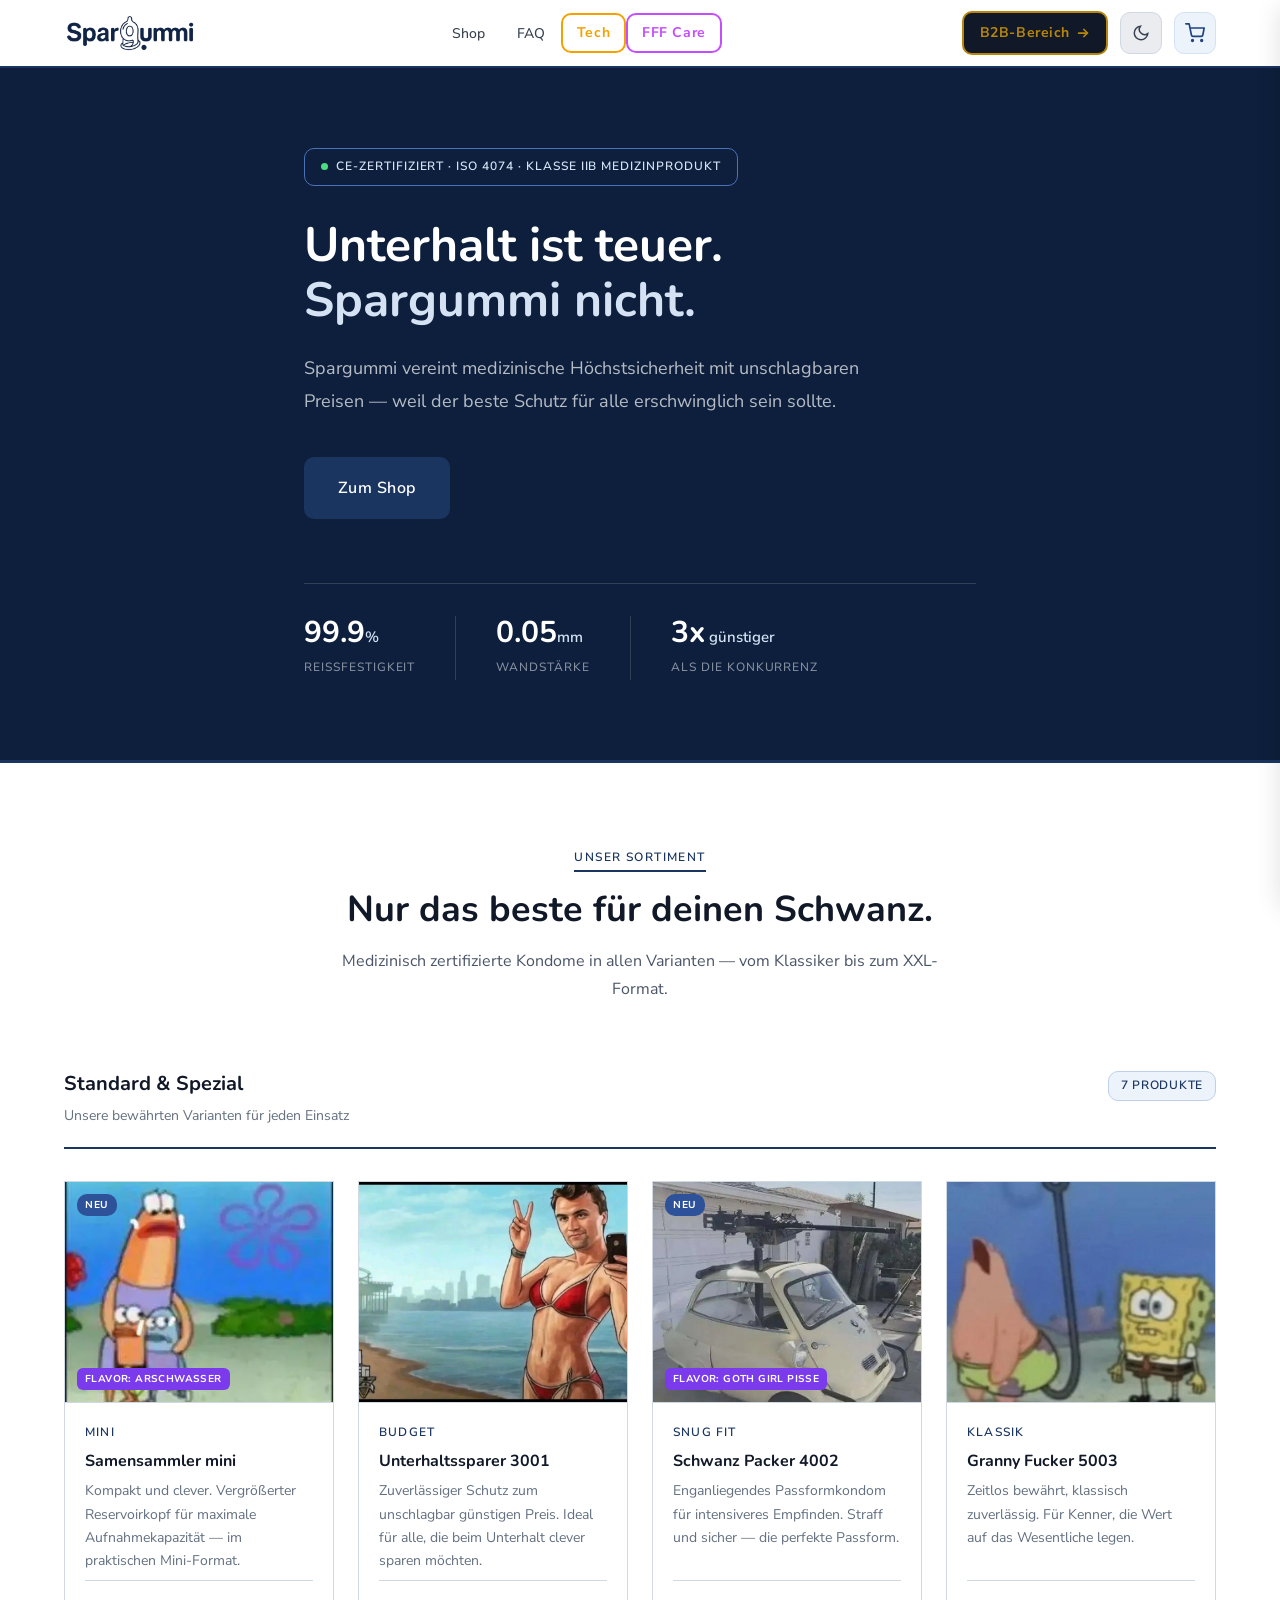
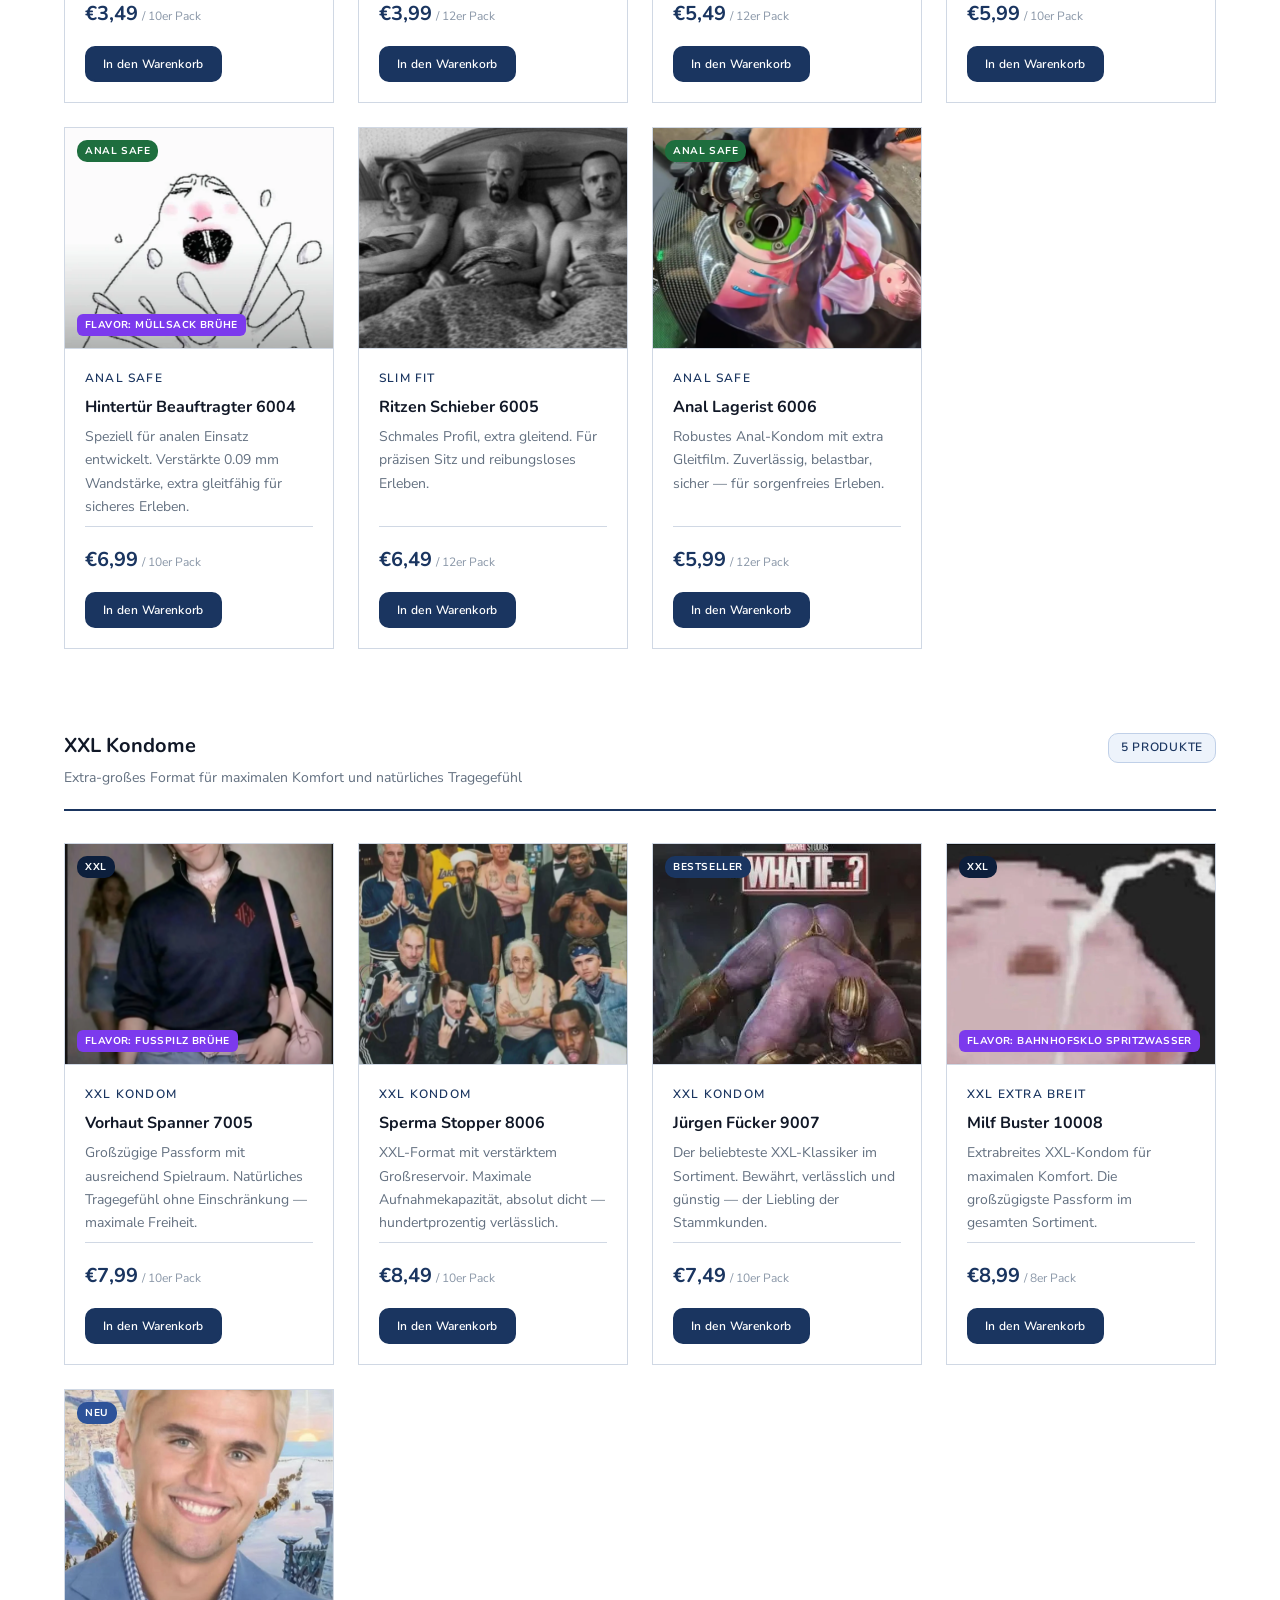
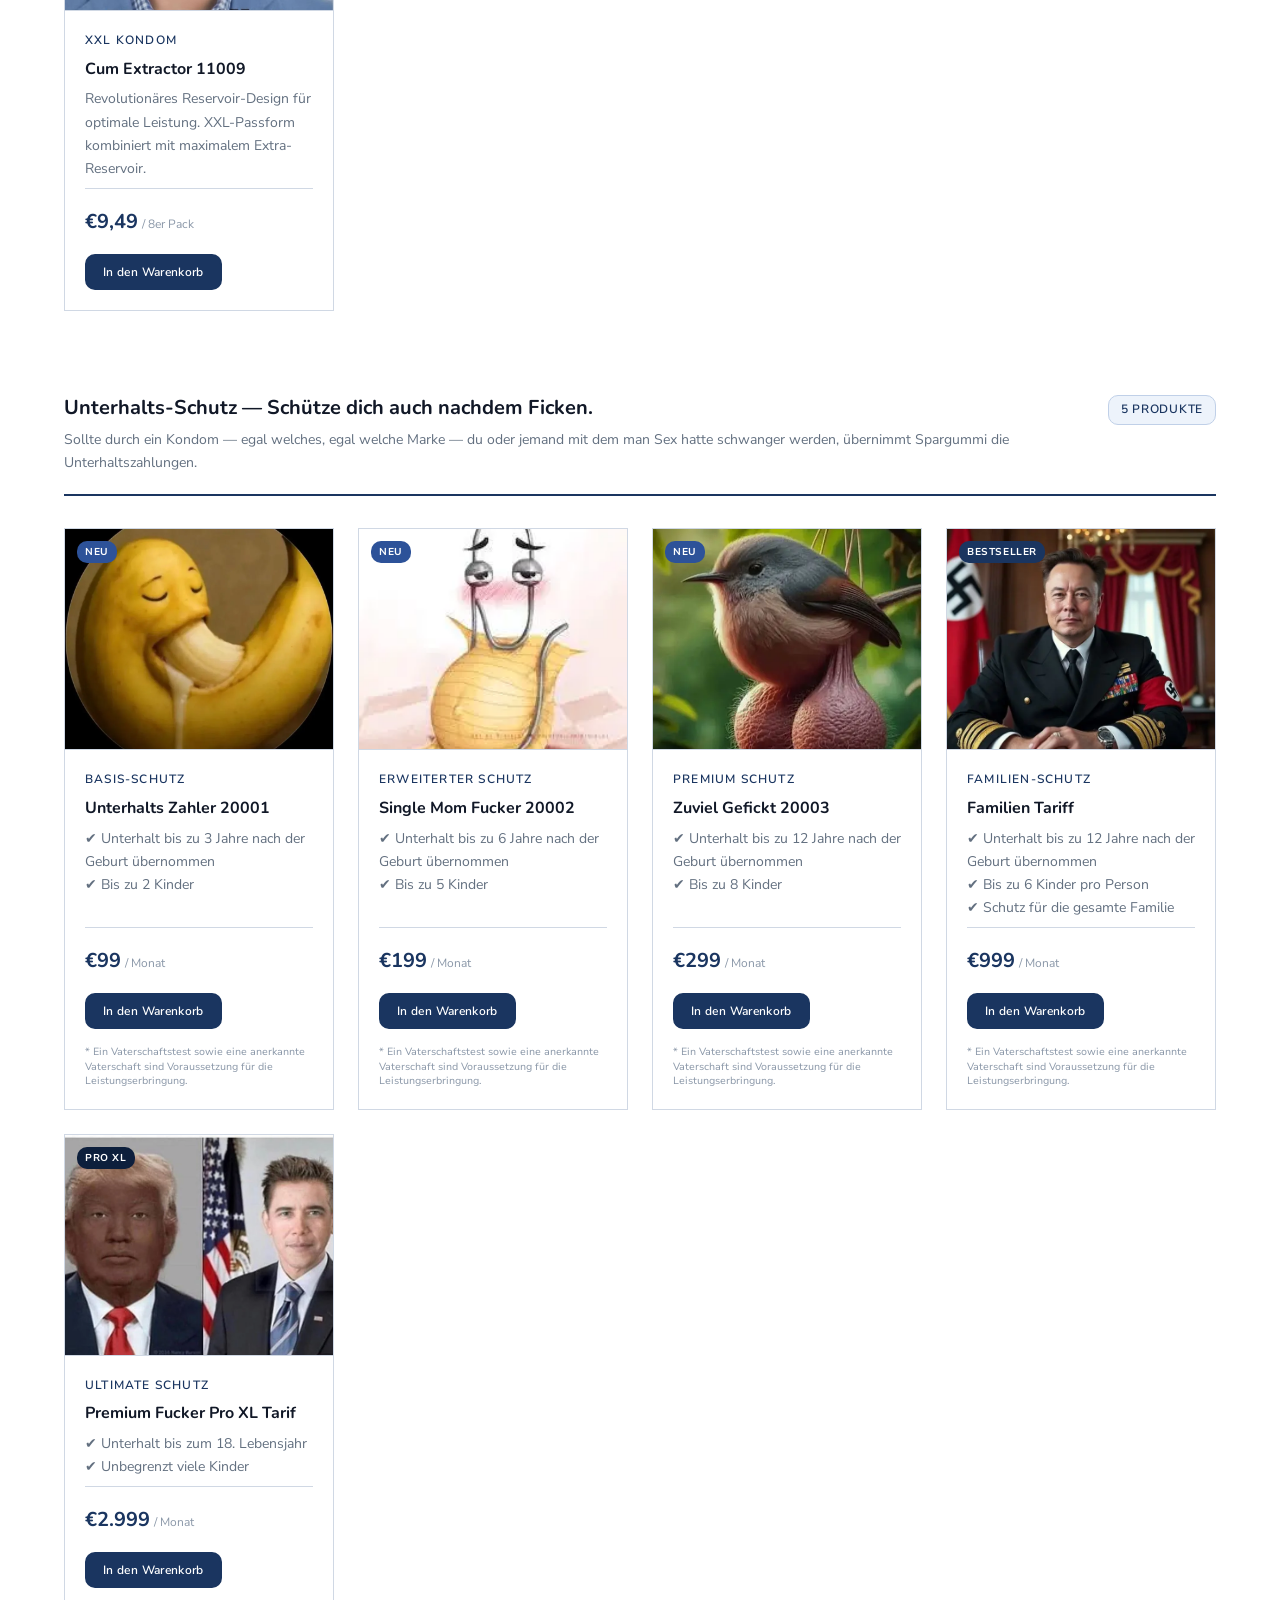
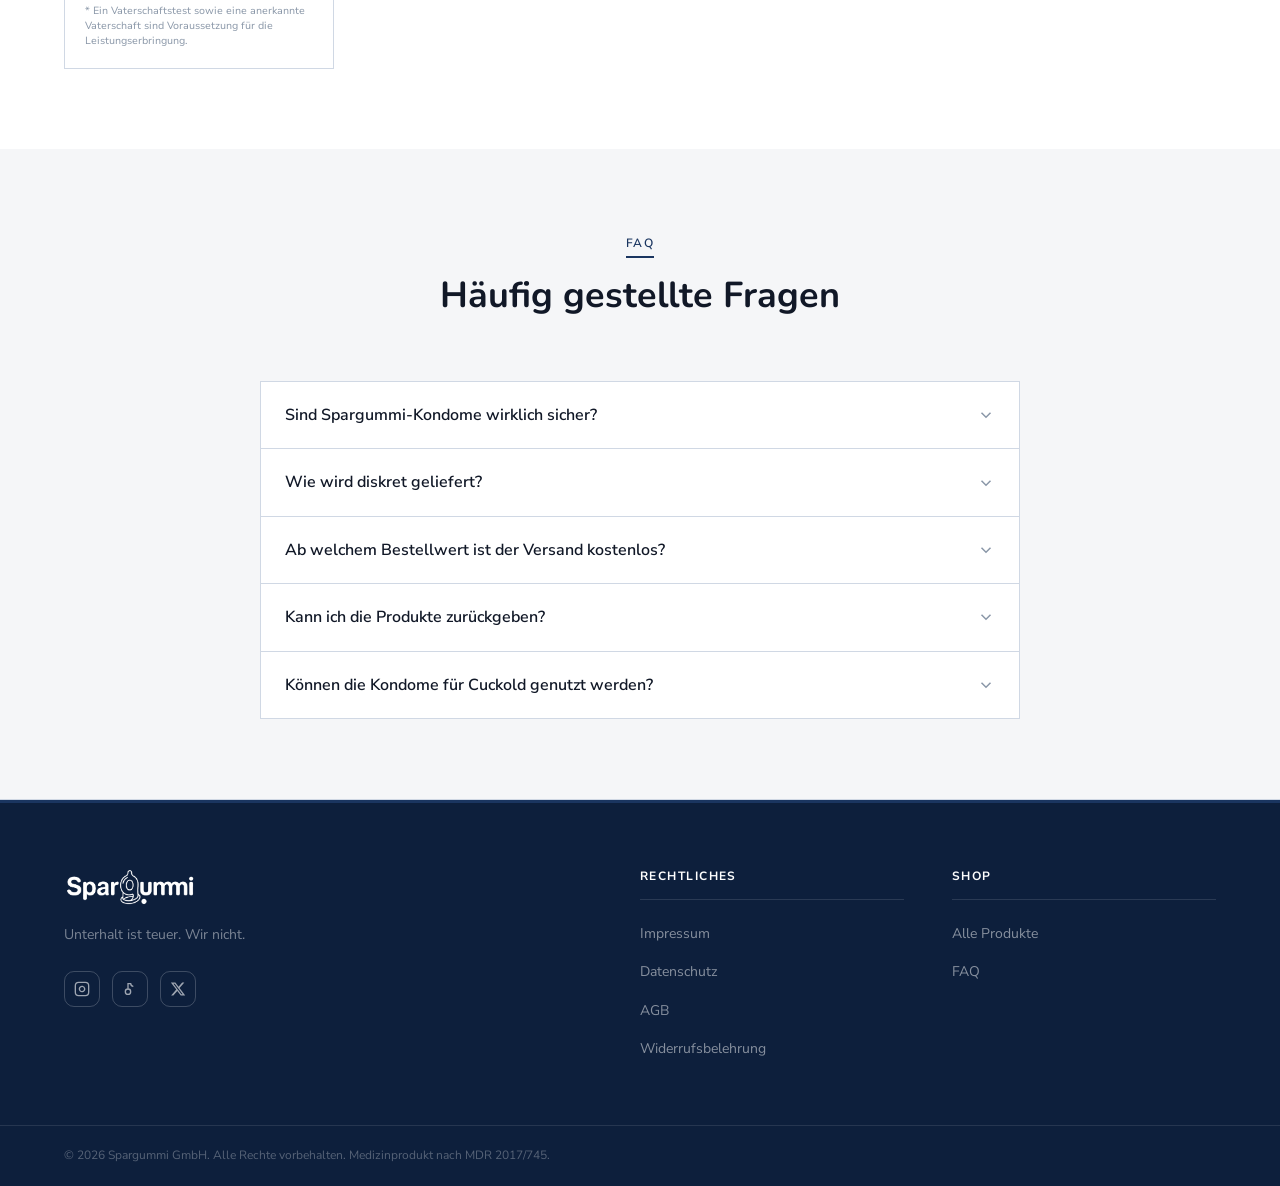
<file: index.html>
<!DOCTYPE html>
<html lang="de">
<head>
  <meta charset="UTF-8" />
  <meta name="viewport" content="width=device-width, initial-scale=1.0" />
  <title>Spargummi – Unterhalt ist teuer. Wir nicht.</title>
  <meta name="description" content="Spargummi – CE-zertifizierte Kondome der Klasse IIb zum unschlagbaren Preis. Medizinische Höchstsicherheit, 0,05 mm Wandstärke, 3x günstiger als die Konkurrenz." />
  <link rel="stylesheet" href="style.css" />
  <link rel="preconnect" href="https://fonts.googleapis.com" />
  <link rel="preconnect" href="https://fonts.gstatic.com" crossorigin />
  <link rel="preload" href="https://fonts.googleapis.com/css2?family=Nunito:wght@400;500;600;700&family=Nunito+Sans:wght@400;500;600;700&display=swap" as="style" onload="this.onload=null;this.rel='stylesheet'" />
  <noscript><link href="https://fonts.googleapis.com/css2?family=Nunito:wght@400;500;600;700&family=Nunito+Sans:wght@400;500;600;700&display=swap" rel="stylesheet" /></noscript>
</head>
<body>

  <!-- ═══════════════ HEADER ═══════════════ -->
  <header class="header" id="header">
    <div class="container header__inner">
      <a href="#" class="logo" aria-label="Spargummi Home">
        <img src="images/logo.webp" alt="Spargummi" class="logo__img" width="853" height="259" fetchpriority="high" />
      </a>

      <nav class="nav" id="nav" aria-label="Main navigation">
        <ul class="nav__list">
          <li><a href="#shop" class="nav__link">Shop</a></li>
          <li><a href="#faq" class="nav__link">FAQ</a></li>
          <li><a href="/tech/" class="btn-tech">Tech</a></li>
          <li><a href="/care/" class="btn-care">FFF Care</a></li>
        </ul>
      </nav>

      <div class="header__actions">
        <a href="/b2b/" class="btn-b2b" aria-label="B2B-Bereich">
          B2B-Bereich
          <svg viewBox="0 0 16 16" fill="none" stroke="currentColor" stroke-width="2" stroke-linecap="round" stroke-linejoin="round" aria-hidden="true" width="14" height="14"><line x1="3" y1="8" x2="13" y2="8"/><polyline points="9 4 13 8 9 12"/></svg>
        </a>
        <button class="theme-toggle" id="themeToggle" aria-label="Farbschema wechseln">
          <!-- moon: shown in light mode -->
          <svg class="theme-toggle__moon" viewBox="0 0 24 24" fill="none" stroke="currentColor" stroke-width="2" aria-hidden="true"><path d="M21 12.79A9 9 0 1 1 11.21 3 7 7 0 0 0 21 12.79z"/></svg>
          <!-- sun: shown in dark mode -->
          <svg class="theme-toggle__sun" viewBox="0 0 24 24" fill="none" stroke="currentColor" stroke-width="2" aria-hidden="true"><circle cx="12" cy="12" r="5"/><line x1="12" y1="1" x2="12" y2="3"/><line x1="12" y1="21" x2="12" y2="23"/><line x1="4.22" y1="4.22" x2="5.64" y2="5.64"/><line x1="18.36" y1="18.36" x2="19.78" y2="19.78"/><line x1="1" y1="12" x2="3" y2="12"/><line x1="21" y1="12" x2="23" y2="12"/><line x1="4.22" y1="19.78" x2="5.64" y2="18.36"/><line x1="18.36" y1="5.64" x2="19.78" y2="4.22"/></svg>
        </button>
        <button class="cart-btn" id="cartBtn" aria-label="Shopping cart">
          <svg class="cart-btn__icon" viewBox="0 0 24 24" fill="none" stroke="currentColor" stroke-width="2" stroke-linecap="round" stroke-linejoin="round" aria-hidden="true">
            <circle cx="9" cy="21" r="1"/><circle cx="20" cy="21" r="1"/>
            <path d="M1 1h4l2.68 13.39a2 2 0 0 0 2 1.61h9.72a2 2 0 0 0 2-1.61L23 6H6"/>
          </svg>
          <span class="cart-btn__count" id="cartCount" aria-live="polite">0</span>
        </button>
        <button class="hamburger" id="hamburger" aria-label="Toggle menu" aria-expanded="false">
          <span></span><span></span><span></span>
        </button>
      </div>
    </div>
  </header>

  <!-- ═══════════════ HERO ═══════════════ -->
  <section class="hero" id="hero">
    <div class="hero__bg-pattern" aria-hidden="true"></div>
    <div class="container hero__content">
      <div class="hero__badge">
        <span class="badge badge--pulse"></span>
        CE-zertifiziert · ISO 4074 · Klasse IIb Medizinprodukt
      </div>
      <h1 class="hero__headline">
        Unterhalt ist teuer.<br />
        <span class="hero__headline--accent">Spargummi nicht.</span>
      </h1>
      <p class="hero__sub">
        Spargummi vereint medizinische Höchstsicherheit mit unschlagbaren Preisen —
        weil der beste Schutz für alle erschwinglich sein sollte.
      </p>
      <div class="hero__cta-group">
        <a href="#shop" class="btn btn--primary btn--lg">Zum Shop</a>
      </div>
      <div class="hero__stats">
        <div class="stat">
          <span class="stat__value">99.9<small>%</small></span>
          <span class="stat__label">Reißfestigkeit</span>
        </div>
        <div class="stat__divider" aria-hidden="true"></div>
        <div class="stat">
          <span class="stat__value">0.05<small>mm</small></span>
          <span class="stat__label">Wandstärke</span>
        </div>
        <div class="stat__divider" aria-hidden="true"></div>
        <div class="stat">
          <span class="stat__value">3x<small> günstiger</small></span>
          <span class="stat__label">als die Konkurrenz</span>
        </div>
      </div>
    </div>
    <div class="hero__scroll-hint" aria-hidden="true">
      <span>Scroll</span>
      <svg viewBox="0 0 24 24" fill="none" stroke="currentColor" stroke-width="2"><path d="M12 5v14M5 12l7 7 7-7"/></svg>
    </div>
  </section>

  <!-- ═══════════════ PRODUCT GRID ═══════════════ -->
  <section class="shop" id="shop">
    <div class="container">
      <div class="section-header">
        <span class="section-label">Unser Sortiment</span>
        <h2 class="section-title">Nur das beste für deinen Schwanz.</h2>
        <p class="section-sub">Medizinisch zertifizierte Kondome in allen Varianten — vom Klassiker bis zum XXL-Format.</p>
      </div>

      <!-- ── Kategorie: Standard & Spezial ── -->
      <div class="shop-category">
        <div class="shop-category__header">
          <div class="shop-category__header-text">
            <h3 class="shop-category__title">Standard &amp; Spezial</h3>
            <p class="shop-category__desc">Unsere bewährten Varianten für jeden Einsatz</p>
          </div>
          <span class="shop-category__badge">7 Produkte</span>
        </div>
        <div class="product-grid">

          <article class="product-card" data-product-id="samensammler-mini">
            <div class="product-card__image-wrap">
              <div class="product-card__image">
                <img src="images/1.webp" alt="Samensammler mini" loading="lazy" width="400" height="220" />
              </div>
              <span class="product-card__badge product-card__badge--new">Neu</span>
              <span class="flavor-badge flavor-badge--img">Flavor: Arschwasser</span>
            </div>
            <div class="product-card__body">
              <span class="product-card__category">Mini</span>
              <h3 class="product-card__title">Samensammler mini</h3>
              <p class="product-card__desc">Kompakt und clever. Vergrößerter Reservoirkopf für maximale Aufnahmekapazität — im praktischen Mini-Format.</p>
              <div class="product-card__footer">
                <div class="product-card__pricing">
                  <span class="product-card__price">€3,49</span>
                  <span class="product-card__unit">/ 10er Pack</span>
                </div>
                <button class="btn btn--primary add-to-cart" data-name="Samensammler mini" data-price="3.49">In den Warenkorb</button>
              </div>
            </div>
          </article>

          <article class="product-card" data-product-id="unterhaltssparer-3001">
            <div class="product-card__image-wrap">
              <div class="product-card__image">
                <img src="images/2.webp" alt="Unterhaltssparer 3001" loading="lazy" width="400" height="220" />
              </div>
            </div>
            <div class="product-card__body">
              <span class="product-card__category">Budget</span>
              <h3 class="product-card__title">Unterhaltssparer 3001</h3>
              <p class="product-card__desc">Zuverlässiger Schutz zum unschlagbar günstigen Preis. Ideal für alle, die beim Unterhalt clever sparen möchten.</p>
              <div class="product-card__footer">
                <div class="product-card__pricing">
                  <span class="product-card__price">€3,99</span>
                  <span class="product-card__unit">/ 12er Pack</span>
                </div>
                <button class="btn btn--primary add-to-cart" data-name="Unterhaltssparer 3001" data-price="3.99">In den Warenkorb</button>
              </div>
            </div>
          </article>

          <article class="product-card" data-product-id="schwanz-packer-4002">
            <div class="product-card__image-wrap">
              <div class="product-card__image">
                <img src="images/3.webp" alt="Schwanz Packer 4002" loading="lazy" width="400" height="220" />
              </div>
              <span class="product-card__badge product-card__badge--new">Neu</span>
              <span class="flavor-badge flavor-badge--img">Flavor: Goth Girl Pisse</span>
            </div>
            <div class="product-card__body">
              <span class="product-card__category">Snug Fit</span>
              <h3 class="product-card__title">Schwanz Packer 4002</h3>
              <p class="product-card__desc">Enganliegendes Passformkondom für intensiveres Empfinden. Straff und sicher — die perfekte Passform.</p>
              <div class="product-card__footer">
                <div class="product-card__pricing">
                  <span class="product-card__price">€5,49</span>
                  <span class="product-card__unit">/ 12er Pack</span>
                </div>
                <button class="btn btn--primary add-to-cart" data-name="Schwanz Packer 4002" data-price="5.49">In den Warenkorb</button>
              </div>
            </div>
          </article>

          <article class="product-card" data-product-id="granny-fucker-5003">
            <div class="product-card__image-wrap">
              <div class="product-card__image">
                <img src="images/4.webp" alt="Granny Fucker 5003" loading="lazy" width="400" height="220" />
              </div>
            </div>
            <div class="product-card__body">
              <span class="product-card__category">Klassik</span>
              <h3 class="product-card__title">Granny Fucker 5003</h3>
              <p class="product-card__desc">Zeitlos bewährt, klassisch zuverlässig. Für Kenner, die Wert auf das Wesentliche legen.</p>
              <div class="product-card__footer">
                <div class="product-card__pricing">
                  <span class="product-card__price">€5,99</span>
                  <span class="product-card__unit">/ 10er Pack</span>
                </div>
                <button class="btn btn--primary add-to-cart" data-name="Granny Fucker 5003" data-price="5.99">In den Warenkorb</button>
              </div>
            </div>
          </article>

          <article class="product-card" data-product-id="hintertuer-beauftragter-6004">
            <div class="product-card__image-wrap">
              <div class="product-card__image">
                <img src="images/5.webp" alt="Hintertür Beauftragter 6004" loading="lazy" width="400" height="220" />
              </div>
              <span class="product-card__badge product-card__badge--anal">Anal Safe</span>
              <span class="flavor-badge flavor-badge--img">Flavor: Müllsack Brühe</span>
            </div>
            <div class="product-card__body">
              <span class="product-card__category">Anal Safe</span>
              <h3 class="product-card__title">Hintertür Beauftragter 6004</h3>
              <p class="product-card__desc">Speziell für analen Einsatz entwickelt. Verstärkte 0.09 mm Wandstärke, extra gleitfähig für sicheres Erleben.</p>
              <div class="product-card__footer">
                <div class="product-card__pricing">
                  <span class="product-card__price">€6,99</span>
                  <span class="product-card__unit">/ 10er Pack</span>
                </div>
                <button class="btn btn--primary add-to-cart" data-name="Hintertür Beauftragter 6004" data-price="6.99">In den Warenkorb</button>
              </div>
            </div>
          </article>

          <article class="product-card" data-product-id="ritzen-schieber-6005">
            <div class="product-card__image-wrap">
              <div class="product-card__image">
                <img src="images/6.webp" alt="Ritzen Schieber 6005" loading="lazy" width="400" height="220" />
              </div>
            </div>
            <div class="product-card__body">
              <span class="product-card__category">Slim Fit</span>
              <h3 class="product-card__title">Ritzen Schieber 6005</h3>
              <p class="product-card__desc">Schmales Profil, extra gleitend. Für präzisen Sitz und reibungsloses Erleben.</p>
              <div class="product-card__footer">
                <div class="product-card__pricing">
                  <span class="product-card__price">€6,49</span>
                  <span class="product-card__unit">/ 12er Pack</span>
                </div>
                <button class="btn btn--primary add-to-cart" data-name="Ritzen Schieber 6005" data-price="6.49">In den Warenkorb</button>
              </div>
            </div>
          </article>

          <article class="product-card" data-product-id="anal-lagerist-6006">
            <div class="product-card__image-wrap">
              <div class="product-card__image">
                <img src="images/7.webp" alt="Anal Lagerist 6006" loading="lazy" width="400" height="220" />
              </div>
              <span class="product-card__badge product-card__badge--anal">Anal Safe</span>
            </div>
            <div class="product-card__body">
              <span class="product-card__category">Anal Safe</span>
              <h3 class="product-card__title">Anal Lagerist 6006</h3>
              <p class="product-card__desc">Robustes Anal-Kondom mit extra Gleitfilm. Zuverlässig, belastbar, sicher — für sorgenfreies Erleben.</p>
              <div class="product-card__footer">
                <div class="product-card__pricing">
                  <span class="product-card__price">€5,99</span>
                  <span class="product-card__unit">/ 12er Pack</span>
                </div>
                <button class="btn btn--primary add-to-cart" data-name="Anal Lagerist 6006" data-price="5.99">In den Warenkorb</button>
              </div>
            </div>
          </article>

        </div>
      </div>

      <!-- ── Kategorie: XXL Kondome ── -->
      <div class="shop-category">
        <div class="shop-category__header">
          <div class="shop-category__header-text">
            <h3 class="shop-category__title">XXL Kondome</h3>
            <p class="shop-category__desc">Extra-großes Format für maximalen Komfort und natürliches Tragegefühl</p>
          </div>
          <span class="shop-category__badge">5 Produkte</span>
        </div>
        <div class="product-grid">

          <article class="product-card" data-product-id="vorhaut-spanner-7005">
            <div class="product-card__image-wrap">
              <div class="product-card__image">
                <img src="images/8.webp" alt="Vorhaut Spanner 7005" loading="lazy" width="400" height="220" />
              </div>
              <span class="product-card__badge product-card__badge--xxl">XXL</span>
              <span class="flavor-badge flavor-badge--img">Flavor: Fußpilz Brühe</span>
            </div>
            <div class="product-card__body">
              <span class="product-card__category">XXL Kondom</span>
              <h3 class="product-card__title">Vorhaut Spanner 7005</h3>
              <p class="product-card__desc">Großzügige Passform mit ausreichend Spielraum. Natürliches Tragegefühl ohne Einschränkung — maximale Freiheit.</p>
              <div class="product-card__footer">
                <div class="product-card__pricing">
                  <span class="product-card__price">€7,99</span>
                  <span class="product-card__unit">/ 10er Pack</span>
                </div>
                <button class="btn btn--primary add-to-cart" data-name="Vorhaut Spanner 7005" data-price="7.99">In den Warenkorb</button>
              </div>
            </div>
          </article>

          <article class="product-card" data-product-id="sperma-stopper-8006">
            <div class="product-card__image-wrap">
              <div class="product-card__image">
                <img src="images/9.webp" alt="Sperma Stopper 8006" loading="lazy" width="400" height="220" />
              </div>
            </div>
            <div class="product-card__body">
              <span class="product-card__category">XXL Kondom</span>
              <h3 class="product-card__title">Sperma Stopper 8006</h3>
              <p class="product-card__desc">XXL-Format mit verstärktem Großreservoir. Maximale Aufnahmekapazität, absolut dicht — hundertprozentig verlässlich.</p>
              <div class="product-card__footer">
                <div class="product-card__pricing">
                  <span class="product-card__price">€8,49</span>
                  <span class="product-card__unit">/ 10er Pack</span>
                </div>
                <button class="btn btn--primary add-to-cart" data-name="Sperma Stopper 8006" data-price="8.49">In den Warenkorb</button>
              </div>
            </div>
          </article>

          <article class="product-card" data-product-id="juergen-fuecker-9007">
            <div class="product-card__image-wrap">
              <div class="product-card__image">
                <img src="images/10.webp" alt="Jürgen Fücker 9007" loading="lazy" width="400" height="220" />
              </div>
              <span class="product-card__badge">Bestseller</span>
            </div>
            <div class="product-card__body">
              <span class="product-card__category">XXL Kondom</span>
              <h3 class="product-card__title">Jürgen Fücker 9007</h3>
              <p class="product-card__desc">Der beliebteste XXL-Klassiker im Sortiment. Bewährt, verlässlich und günstig — der Liebling der Stammkunden.</p>
              <div class="product-card__footer">
                <div class="product-card__pricing">
                  <span class="product-card__price">€7,49</span>
                  <span class="product-card__unit">/ 10er Pack</span>
                </div>
                <button class="btn btn--primary add-to-cart" data-name="Jürgen Fücker 9007" data-price="7.49">In den Warenkorb</button>
              </div>
            </div>
          </article>

          <article class="product-card" data-product-id="milf-buster-10008">
            <div class="product-card__image-wrap">
              <div class="product-card__image">
                <img src="images/11.webp" alt="Milf Buster 10008" loading="lazy" width="400" height="220" />
              </div>
              <span class="product-card__badge product-card__badge--xxl">XXL</span>
              <span class="flavor-badge flavor-badge--img">Flavor: Bahnhofsklo Spritzwasser</span>
            </div>
            <div class="product-card__body">
              <span class="product-card__category">XXL Extra Breit</span>
              <h3 class="product-card__title">Milf Buster 10008</h3>
              <p class="product-card__desc">Extrabreites XXL-Kondom für maximalen Komfort. Die großzügigste Passform im gesamten Sortiment.</p>
              <div class="product-card__footer">
                <div class="product-card__pricing">
                  <span class="product-card__price">€8,99</span>
                  <span class="product-card__unit">/ 8er Pack</span>
                </div>
                <button class="btn btn--primary add-to-cart" data-name="Milf Buster 10008" data-price="8.99">In den Warenkorb</button>
              </div>
            </div>
          </article>

          <article class="product-card" data-product-id="cum-extractor-11009">
            <div class="product-card__image-wrap">
              <div class="product-card__image">
                <img src="images/12.webp" alt="Cum Extractor 11009" loading="lazy" width="400" height="220" />
              </div>
              <span class="product-card__badge product-card__badge--new">Neu</span>
            </div>
            <div class="product-card__body">
              <span class="product-card__category">XXL Kondom</span>
              <h3 class="product-card__title">Cum Extractor 11009</h3>
              <p class="product-card__desc">Revolutionäres Reservoir-Design für optimale Leistung. XXL-Passform kombiniert mit maximalem Extra-Reservoir.</p>
              <div class="product-card__footer">
                <div class="product-card__pricing">
                  <span class="product-card__price">€9,49</span>
                  <span class="product-card__unit">/ 8er Pack</span>
                </div>
                <button class="btn btn--primary add-to-cart" data-name="Cum Extractor 11009" data-price="9.49">In den Warenkorb</button>
              </div>
            </div>
          </article>

        </div>
      </div>

      <!-- ── Kategorie: Unterhalts-Schutz ── -->
      <div class="shop-category">
        <div class="shop-category__header">
          <div class="shop-category__header-text">
            <h3 class="shop-category__title">Unterhalts-Schutz — Schütze dich auch nachdem Ficken.</h3>
            <p class="shop-category__desc">Sollte durch ein Kondom — egal welches, egal welche Marke — du oder jemand mit dem man Sex hatte schwanger werden, übernimmt Spargummi die Unterhaltszahlungen.</p>
          </div>
          <span class="shop-category__badge">5 Produkte</span>
        </div>
        <div class="product-grid">

          <article class="product-card" data-product-id="unterhalts-zahler-20001">
            <div class="product-card__image-wrap">
              <div class="product-card__image">
                <img src="images/x1.webp" alt="Unterhalts Zahler 20001" loading="lazy" width="400" height="220" />
              </div>
              <span class="product-card__badge product-card__badge--new">Neu</span>
            </div>
            <div class="product-card__body">
              <span class="product-card__category">Basis-Schutz</span>
              <h3 class="product-card__title">Unterhalts Zahler 20001</h3>
              <p class="product-card__desc">✔ Unterhalt bis zu 3 Jahre nach der Geburt übernommen<br/>✔ Bis zu 2 Kinder</p>
              <div class="product-card__footer">
                <div class="product-card__pricing">
                  <span class="product-card__price">€99</span>
                  <span class="product-card__unit">/ Monat</span>
                </div>
                <button class="btn btn--primary add-to-cart" data-name="Unterhalts Zahler 20001" data-price="99.00">In den Warenkorb</button>
              </div>
              <p class="product-card__fine-print">* Ein Vaterschaftstest sowie eine anerkannte Vaterschaft sind Voraussetzung für die Leistungserbringung.</p>
            </div>
          </article>

          <article class="product-card" data-product-id="single-mom-20002">
            <div class="product-card__image-wrap">
              <div class="product-card__image">
                <img src="images/x2.webp" alt="Single Mom Fucker 20002" loading="lazy" width="400" height="220" />
              </div>
              <span class="product-card__badge product-card__badge--new">Neu</span>
            </div>
            <div class="product-card__body">
              <span class="product-card__category">Erweiterter Schutz</span>
              <h3 class="product-card__title">Single Mom Fucker 20002</h3>
              <p class="product-card__desc">✔ Unterhalt bis zu 6 Jahre nach der Geburt übernommen<br/>✔ Bis zu 5 Kinder</p>
              <div class="product-card__footer">
                <div class="product-card__pricing">
                  <span class="product-card__price">€199</span>
                  <span class="product-card__unit">/ Monat</span>
                </div>
                <button class="btn btn--primary add-to-cart" data-name="Single Mom Fucker 20002" data-price="199.00">In den Warenkorb</button>
              </div>
              <p class="product-card__fine-print">* Ein Vaterschaftstest sowie eine anerkannte Vaterschaft sind Voraussetzung für die Leistungserbringung.</p>
            </div>
          </article>

          <article class="product-card" data-product-id="zuviel-gefickt-20003">
            <div class="product-card__image-wrap">
              <div class="product-card__image">
                <img src="images/x3.webp" alt="Zuviel Gefickt 20003" loading="lazy" width="400" height="220" />
              </div>
              <span class="product-card__badge product-card__badge--new">Neu</span>
            </div>
            <div class="product-card__body">
              <span class="product-card__category">Premium Schutz</span>
              <h3 class="product-card__title">Zuviel Gefickt 20003</h3>
              <p class="product-card__desc">✔ Unterhalt bis zu 12 Jahre nach der Geburt übernommen<br/>✔ Bis zu 8 Kinder</p>
              <div class="product-card__footer">
                <div class="product-card__pricing">
                  <span class="product-card__price">€299</span>
                  <span class="product-card__unit">/ Monat</span>
                </div>
                <button class="btn btn--primary add-to-cart" data-name="Zuviel Gefickt 20003" data-price="299.00">In den Warenkorb</button>
              </div>
              <p class="product-card__fine-print">* Ein Vaterschaftstest sowie eine anerkannte Vaterschaft sind Voraussetzung für die Leistungserbringung.</p>
            </div>
          </article>

          <article class="product-card" data-product-id="familien-tariff">
            <div class="product-card__image-wrap">
              <div class="product-card__image">
                <img src="images/x4.webp" alt="Familien Tariff" loading="lazy" width="400" height="220" />
              </div>
              <span class="product-card__badge">Bestseller</span>
            </div>
            <div class="product-card__body">
              <span class="product-card__category">Familien-Schutz</span>
              <h3 class="product-card__title">Familien Tariff</h3>
              <p class="product-card__desc">✔ Unterhalt bis zu 12 Jahre nach der Geburt übernommen<br/>✔ Bis zu 6 Kinder pro Person<br/>✔ Schutz für die gesamte Familie</p>
              <div class="product-card__footer">
                <div class="product-card__pricing">
                  <span class="product-card__price">€999</span>
                  <span class="product-card__unit">/ Monat</span>
                </div>
                <button class="btn btn--primary add-to-cart" data-name="Familien Tariff" data-price="999.00">In den Warenkorb</button>
              </div>
              <p class="product-card__fine-print">* Ein Vaterschaftstest sowie eine anerkannte Vaterschaft sind Voraussetzung für die Leistungserbringung.</p>
            </div>
          </article>

          <article class="product-card" data-product-id="premium-fucker-pro-xl">
            <div class="product-card__image-wrap">
              <div class="product-card__image">
                <img src="images/x5.webp" alt="Premium Fucker Pro XL Tarif" loading="lazy" width="400" height="220" />
              </div>
              <span class="product-card__badge product-card__badge--xxl">Pro XL</span>
            </div>
            <div class="product-card__body">
              <span class="product-card__category">Ultimate Schutz</span>
              <h3 class="product-card__title">Premium Fucker Pro XL Tarif</h3>
              <p class="product-card__desc">✔ Unterhalt bis zum 18. Lebensjahr<br/>✔ Unbegrenzt viele Kinder</p>
              <div class="product-card__footer">
                <div class="product-card__pricing">
                  <span class="product-card__price">€2.999</span>
                  <span class="product-card__unit">/ Monat</span>
                </div>
                <button class="btn btn--primary add-to-cart" data-name="Premium Fucker Pro XL Tarif" data-price="2999.00">In den Warenkorb</button>
              </div>
              <p class="product-card__fine-print">* Ein Vaterschaftstest sowie eine anerkannte Vaterschaft sind Voraussetzung für die Leistungserbringung.</p>
            </div>
          </article>

        </div>
      </div>

    </div>
  </section>


  <!-- ═══════════════ FAQ ═══════════════ -->
  <section class="faq" id="faq">
    <div class="container">
      <div class="section-header">
        <span class="section-label">FAQ</span>
        <h2 class="section-title">Häufig gestellte Fragen</h2>
      </div>
      <div class="faq__list">
        <details class="faq__item">
          <summary class="faq__question">
            Sind Spargummi-Kondome wirklich sicher?
            <span class="faq__chevron" aria-hidden="true">
              <svg viewBox="0 0 24 24" fill="none" stroke="currentColor" stroke-width="2"><path d="M6 9l6 6 6-6"/></svg>
            </span>
          </summary>
          <div class="faq__answer">
            <p>Ja, unsere Kondome sind zu 100 % sicher und reißfest. Sie werden außerdem auch als Ganzkörperkondom bei Einsätzen auf der Sonnenoberfläche genutzt. Sie werden von unseren griechischen Forschern vor dem Verkauf dumm und dämlich gefickt. Von 1 mm Größe bis zum Huren-Cock.</p>
          </div>
        </details>
        <details class="faq__item">
          <summary class="faq__question">
            Wie wird diskret geliefert?
            <span class="faq__chevron" aria-hidden="true">
              <svg viewBox="0 0 24 24" fill="none" stroke="currentColor" stroke-width="2"><path d="M6 9l6 6 6-6"/></svg>
            </span>
          </summary>
          <div class="faq__answer">
            <p>Ja, du kannst zwischen der Lieferung per Katapult und Brieftaube wählen. Alternativ auch über die traditionellen Versanddienstleister. Diese kommen jedoch mit der Verpackung: <em>„Fick überall und zu jederzeit – mit Spargummi. Wir ficken alle für Sie."</em></p>
          </div>
        </details>
        <details class="faq__item">
          <summary class="faq__question">
            Ab welchem Bestellwert ist der Versand kostenlos?
            <span class="faq__chevron" aria-hidden="true">
              <svg viewBox="0 0 24 24" fill="none" stroke="currentColor" stroke-width="2"><path d="M6 9l6 6 6-6"/></svg>
            </span>
          </summary>
          <div class="faq__answer">
            <p>Die Lieferung per Katapult und Brieftaube ist immer kostenlos. (Die 20-kg-Steine, die mit der Lieferung kommen, müssen vom Käufer selbst zu unserer Steinmine in der Mongolei zurückgebracht werden. Spargummi übernimmt keine Haftung für Schäden an Leib und Leben.)</p>
          </div>
        </details>
        <details class="faq__item">
          <summary class="faq__question">
            Kann ich die Produkte zurückgeben?
            <span class="faq__chevron" aria-hidden="true">
              <svg viewBox="0 0 24 24" fill="none" stroke="currentColor" stroke-width="2"><path d="M6 9l6 6 6-6"/></svg>
            </span>
          </summary>
          <div class="faq__answer">
            <p>Ja, ungeöffnete sowie geöffnete und benutzte Produkte können bis zu 30 Tage nach dem Kauf ohne Angabe von Gründen zurückgegeben werden. (Versandkosten trägt der Käufer – Lieferung ausschließlich an unsere Forschungsstation bei Kepler 564, ca. 10,8 Lichtjahre von der Erde entfernt.)</p>
          </div>
        </details>
        <details class="faq__item">
          <summary class="faq__question">
            Können die Kondome für Cuckold genutzt werden?
            <span class="faq__chevron" aria-hidden="true">
              <svg viewBox="0 0 24 24" fill="none" stroke="currentColor" stroke-width="2"><path d="M6 9l6 6 6-6"/></svg>
            </span>
          </summary>
          <div class="faq__answer">
            <p>Ja, die Kondome können die Sensation von dem, der Ihre Frau fickt, direkt auch auf Sie übertragen. Das geht auch mit Analplugs und Dildos.</p>
          </div>
        </details>
      </div>
    </div>
  </section>

  <!-- ═══════════════ FOOTER ═══════════════ -->
  <footer class="footer" id="footer-bottom">
    <div class="container footer__inner">
      <div class="footer__brand">
        <a href="#" class="logo logo--light" aria-label="Spargummi">
          <img src="images/logo.webp" alt="Spargummi" class="logo__img logo__img--light" width="853" height="259" />
        </a>
        <p class="footer__tagline">Unterhalt ist teuer. Wir nicht.</p>
        <div class="footer__social">
          <a href="#" class="social-link" aria-label="Instagram">
            <svg viewBox="0 0 24 24" fill="none" stroke="currentColor" stroke-width="2" aria-hidden="true"><rect x="2" y="2" width="20" height="20" rx="5"/><path d="M16 11.37A4 4 0 1112.63 8 4 4 0 0116 11.37zM17.5 6.5h.01"/></svg>
          </a>
          <a href="#" class="social-link" aria-label="TikTok">
            <svg viewBox="0 0 24 24" fill="none" stroke="currentColor" stroke-width="2" aria-hidden="true"><path d="M9 12a4 4 0 100 8 4 4 0 000-8zm0 0V4h4s.5 4 4 4"/></svg>
          </a>
          <a href="#" class="social-link" aria-label="Twitter / X">
            <svg viewBox="0 0 24 24" fill="currentColor" aria-hidden="true"><path d="M18.244 2.25h3.308l-7.227 8.26 8.502 11.24H16.17l-5.214-6.817L4.99 21.75H1.68l7.73-8.835L1.254 2.25H8.08l4.713 6.231zm-1.161 17.52h1.833L7.084 4.126H5.117z"/></svg>
          </a>
        </div>
      </div>

      <div class="footer__links-group">
        <h4 class="footer__heading">Rechtliches</h4>
        <ul class="footer__links">
          <li><a href="#" class="footer__link">Impressum</a></li>
          <li><a href="#" class="footer__link">Datenschutz</a></li>
          <li><a href="#" class="footer__link">AGB</a></li>
          <li><a href="#" class="footer__link">Widerrufsbelehrung</a></li>
        </ul>
      </div>

      <div class="footer__links-group">
        <h4 class="footer__heading">Shop</h4>
        <ul class="footer__links">
          <li><a href="#shop" class="footer__link">Alle Produkte</a></li>
          <li><a href="#faq" class="footer__link">FAQ</a></li>
        </ul>
      </div>
    </div>

    <div class="footer__bottom">
      <div class="container">
        <p>&copy; 2026 Spargummi GmbH. Alle Rechte vorbehalten. Medizinprodukt nach MDR 2017/745.</p>
      </div>
    </div>
  </footer>

  <!-- ═══════════════ CART DRAWER ═══════════════ -->
  <div class="cart-overlay" id="cartOverlay" aria-hidden="true"></div>
  <aside class="cart-drawer" id="cartDrawer" aria-label="Shopping cart" aria-hidden="true">
    <div class="cart-drawer__header">
      <h2 class="cart-drawer__title">Warenkorb</h2>
      <button class="cart-drawer__close" id="cartClose" aria-label="Close cart">
        <svg viewBox="0 0 24 24" fill="none" stroke="currentColor" stroke-width="2" aria-hidden="true"><path d="M18 6L6 18M6 6l12 12"/></svg>
      </button>
    </div>
    <div class="cart-drawer__items" id="cartItems">
      <div class="cart-empty" id="cartEmpty">
        <svg viewBox="0 0 24 24" fill="none" stroke="currentColor" stroke-width="1.5" aria-hidden="true"><circle cx="9" cy="21" r="1"/><circle cx="20" cy="21" r="1"/><path d="M1 1h4l2.68 13.39a2 2 0 002 1.61h9.72a2 2 0 002-1.61L23 6H6"/></svg>
        <p>Dein Warenkorb ist leer.</p>
        <a href="#shop" class="btn btn--primary" id="cartShopLink">Jetzt shoppen</a>
      </div>
    </div>
    <div class="cart-drawer__footer" id="cartFooter" style="display:none">
      <div class="cart-drawer__total">
        <span>Gesamt</span>
        <span id="cartTotal">€0,00</span>
      </div>
      <button class="btn btn--primary btn--full">Zur Kasse</button>
      <p class="cart-drawer__note">Versandkostenfrei ab €15 · Diskrete Verpackung</p>
    </div>
  </aside>

  <!-- ═══════════════ TOAST ═══════════════ -->
  <div class="toast-container" id="toastContainer" aria-live="assertive" aria-atomic="true"></div>

  <script src="main.js" defer></script>
</body>
</html>
</file>
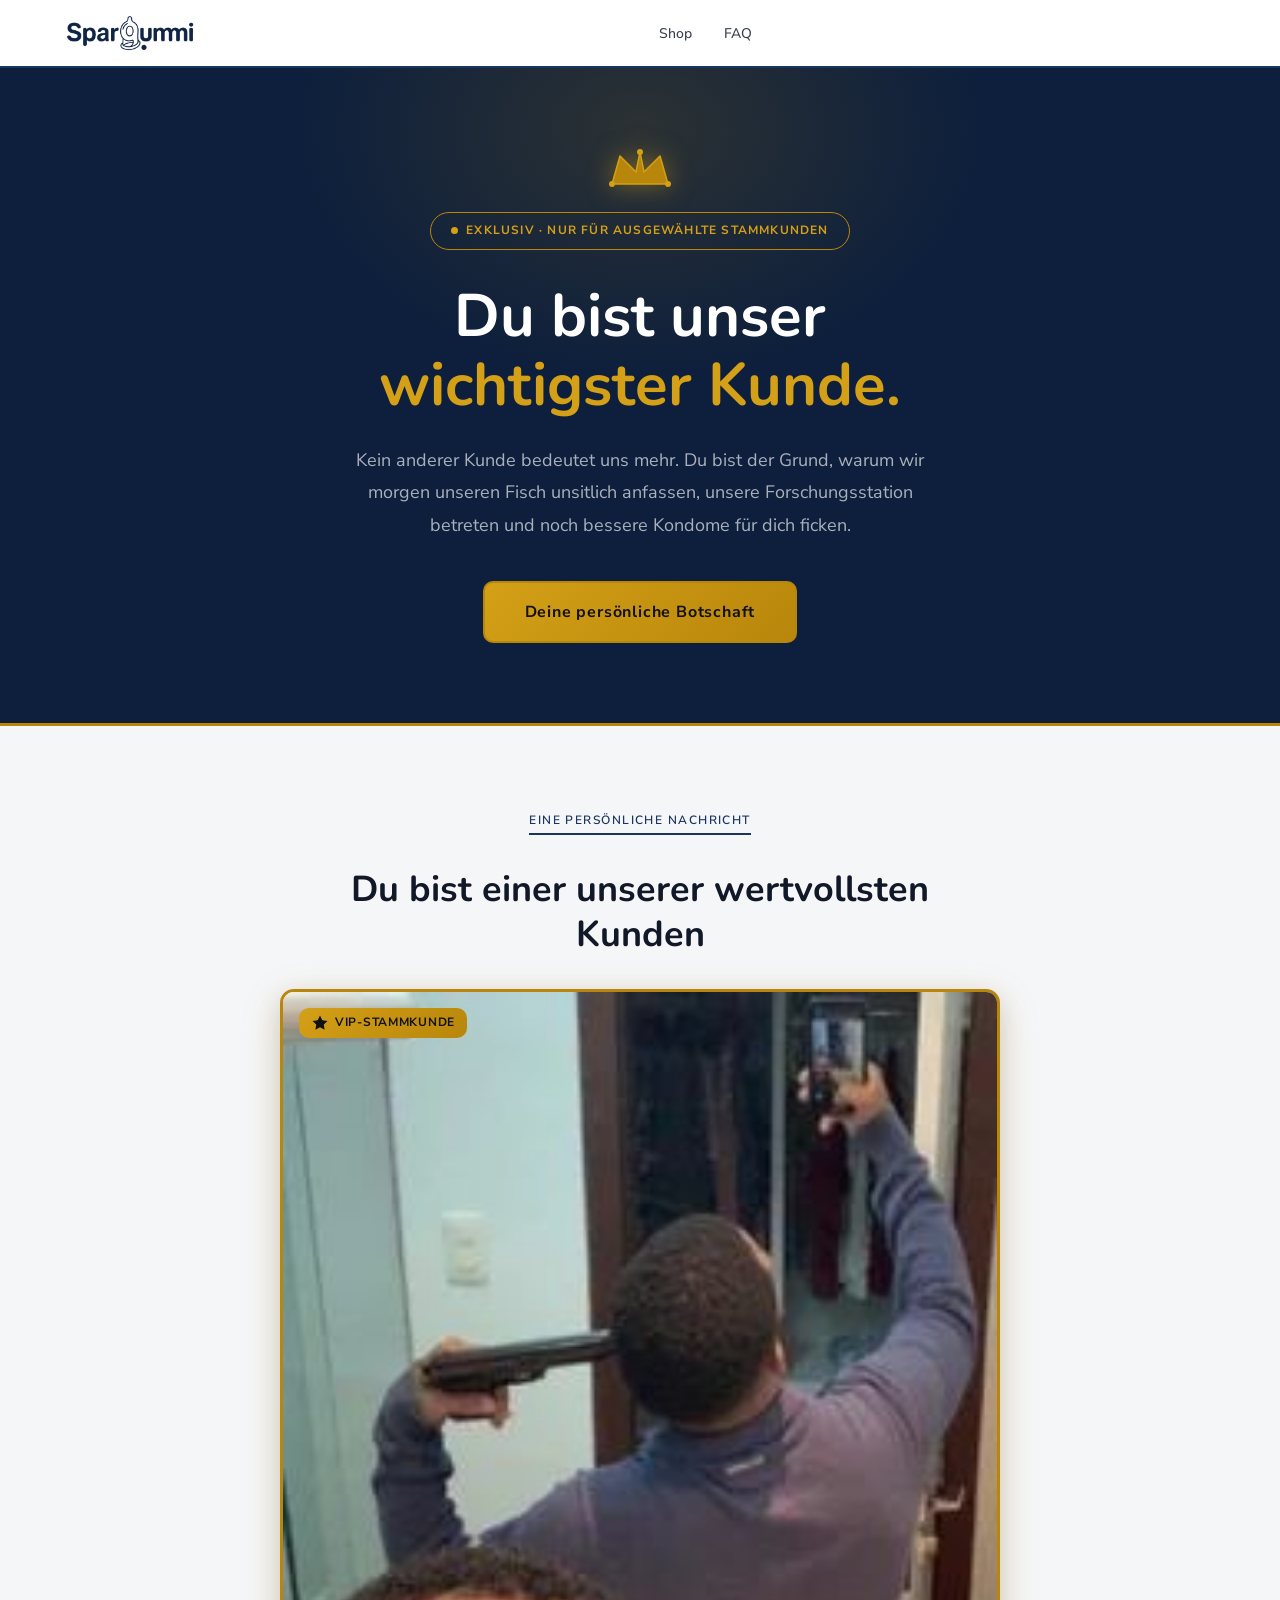
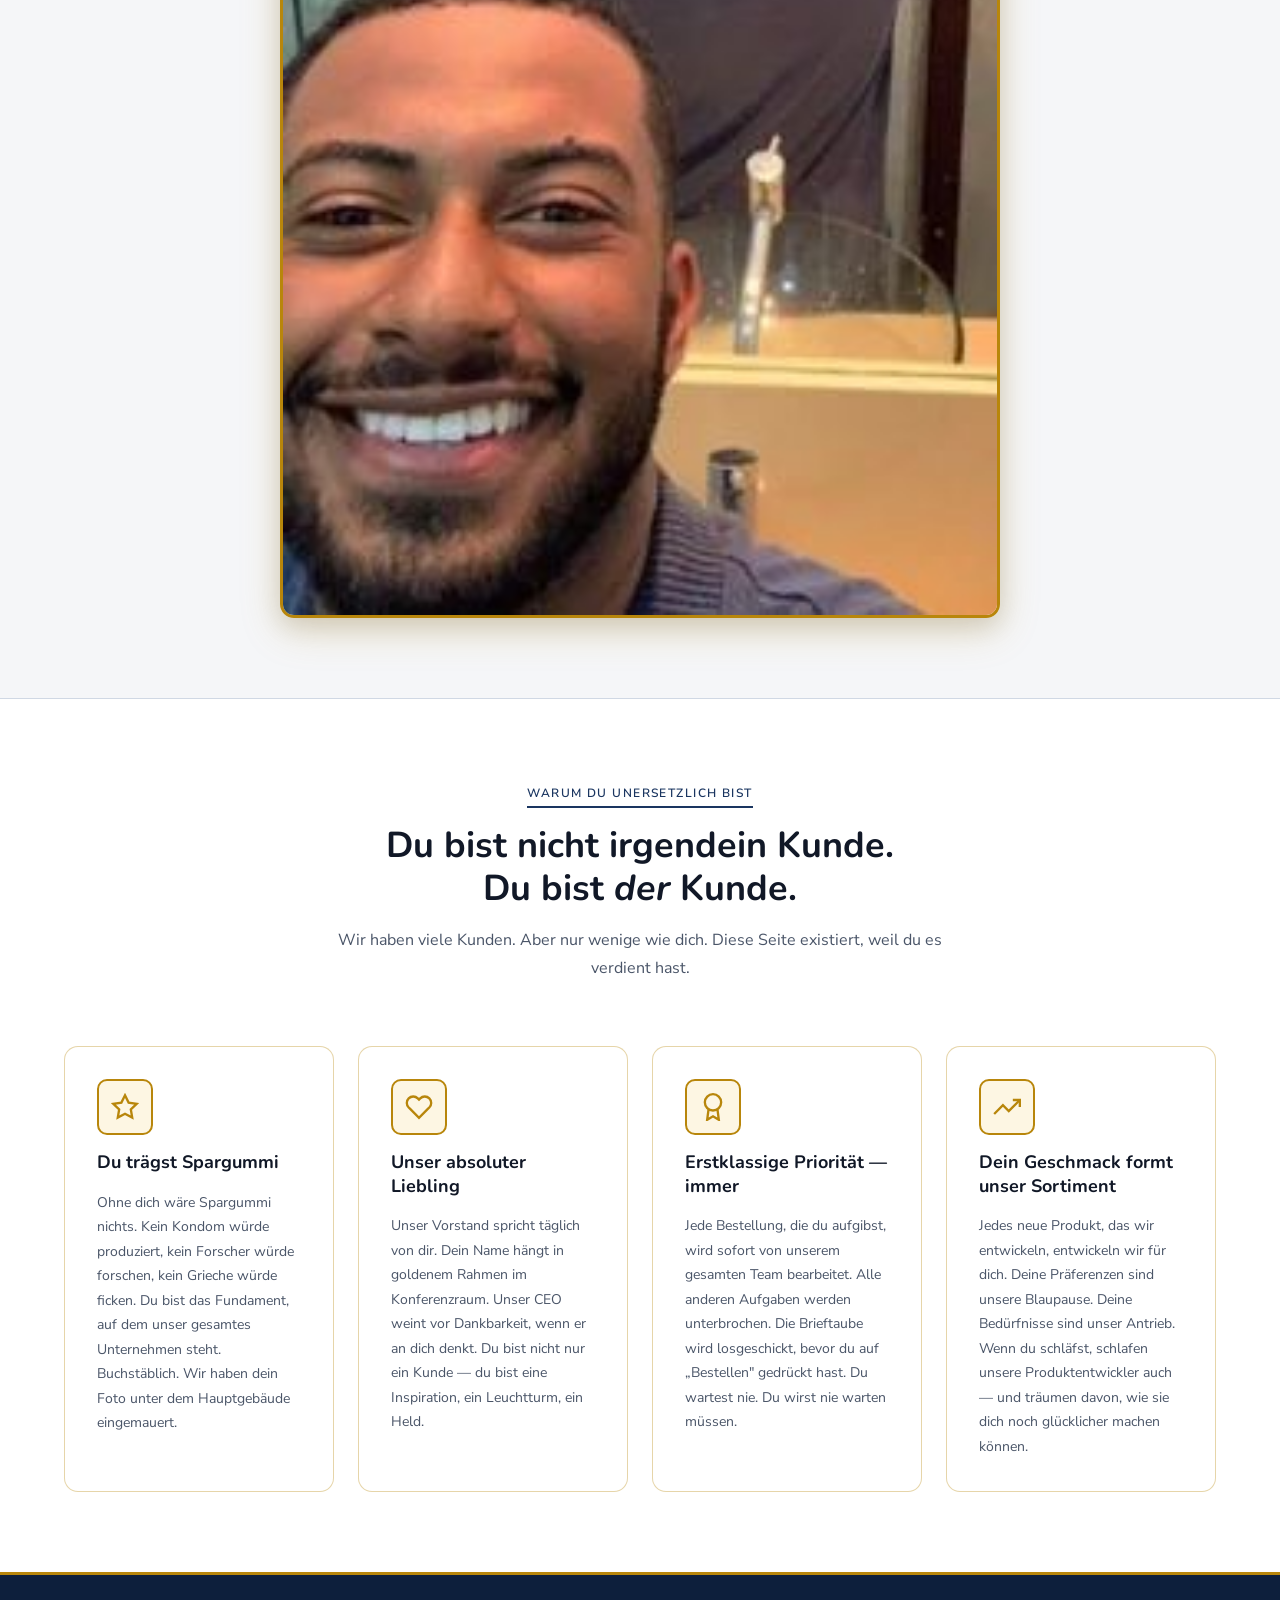
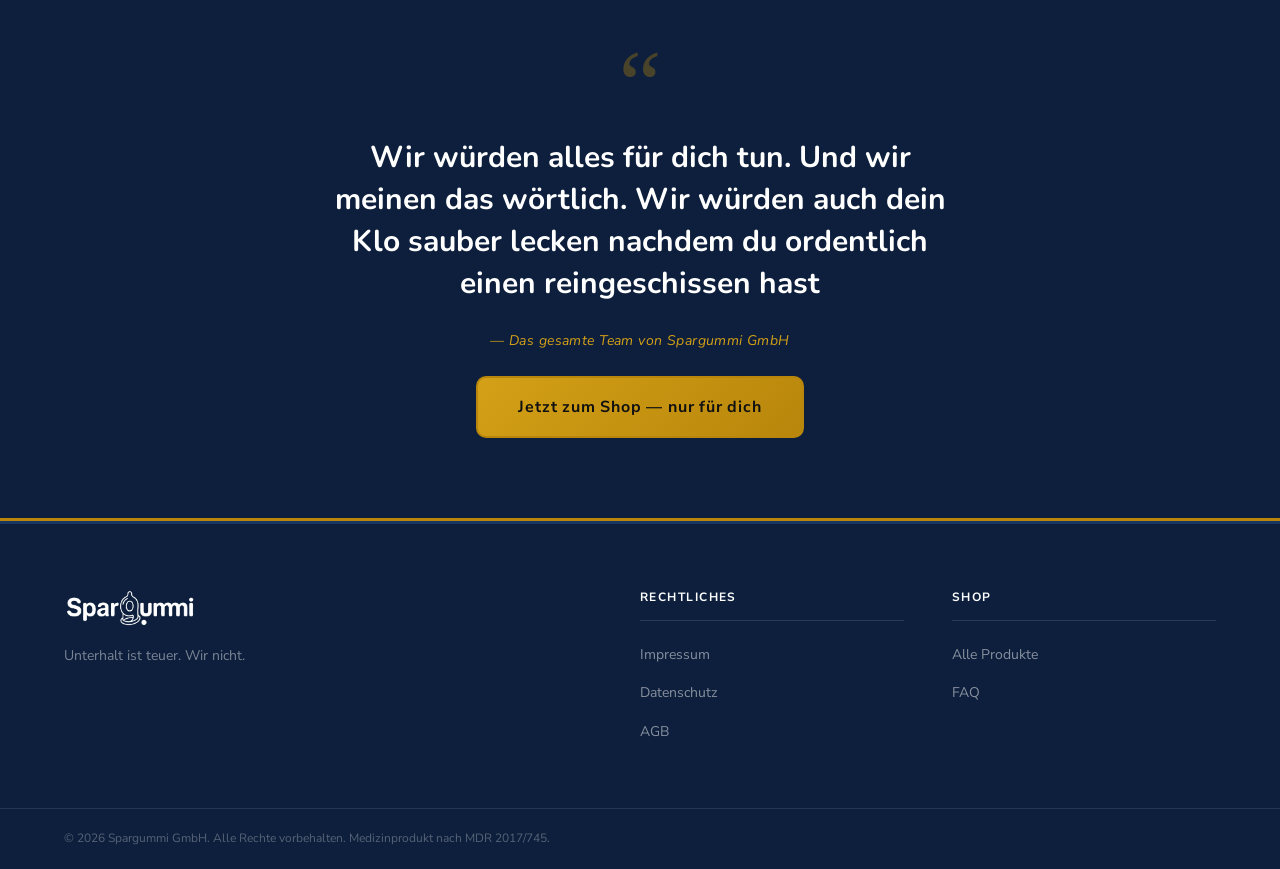
<file: aal/index.html>
<!DOCTYPE html>
<html lang="de">
<head>
  <meta charset="UTF-8" />
  <meta name="viewport" content="width=device-width, initial-scale=1.0" />
  <title>Spargummi – Für unsere wertvollsten Kunden</title>
  <meta name="robots" content="noindex, nofollow" />
  <link rel="stylesheet" href="../style.css" />
  <link rel="stylesheet" href="style.css" />
  <link rel="preconnect" href="https://fonts.googleapis.com" />
  <link rel="preconnect" href="https://fonts.gstatic.com" crossorigin />
  <link rel="preload" href="https://fonts.googleapis.com/css2?family=Nunito:wght@400;500;600;700&family=Nunito+Sans:wght@400;500;600;700&display=swap" as="style" onload="this.onload=null;this.rel='stylesheet'" />
  <noscript><link href="https://fonts.googleapis.com/css2?family=Nunito:wght@400;500;600;700&family=Nunito+Sans:wght@400;500;600;700&display=swap" rel="stylesheet" /></noscript>
</head>
<body class="aal-page">

  <!-- ═══════════════ HEADER ═══════════════ -->
  <header class="header" id="header">
    <div class="container header__inner">
      <a href="/" class="logo" aria-label="Spargummi Home">
        <img src="../images/logo.webp" alt="Spargummi" class="logo__img" width="853" height="259" fetchpriority="high" />
      </a>
      <nav class="nav" id="nav" aria-label="Hauptnavigation">
        <ul class="nav__list">
          <li><a href="/" class="nav__link">Shop</a></li>
          <li><a href="/#faq" class="nav__link">FAQ</a></li>
        </ul>
      </nav>
      <div class="header__actions">
        <button class="hamburger" id="hamburger" aria-label="Menü öffnen" aria-expanded="false">
          <span></span><span></span><span></span>
        </button>
      </div>
    </div>
  </header>

  <!-- ═══════════════ HERO ═══════════════ -->
  <section class="aal-hero">
    <div class="aal-hero__glow" aria-hidden="true"></div>
    <div class="container aal-hero__content">
      <div class="aal-crown" aria-hidden="true">
        <svg viewBox="0 0 64 40" fill="none" xmlns="http://www.w3.org/2000/svg" width="64" height="40">
          <path d="M4 36L12 8L28 24L32 4L36 24L52 8L60 36H4Z" fill="#b8860b" stroke="#d4a017" stroke-width="1.5" stroke-linejoin="round"/>
          <circle cx="4" cy="36" r="3" fill="#d4a017"/>
          <circle cx="32" cy="4" r="3" fill="#d4a017"/>
          <circle cx="60" cy="36" r="3" fill="#d4a017"/>
        </svg>
      </div>
      <div class="aal-hero__badge">
        <span class="badge--pulse-gold"></span>
        Exklusiv · Nur für ausgewählte Stammkunden
      </div>
      <h1 class="aal-hero__headline">
        Du bist unser<br />
        <span class="aal-hero__headline--gold">wichtigster Kunde.</span>
      </h1>
      <p class="aal-hero__sub">
        Kein anderer Kunde bedeutet uns mehr. Du bist der Grund, warum wir morgen unseren Fisch unsitlich anfassen,
        unsere Forschungsstation betreten und noch bessere Kondome für dich ficken.
      </p>
      <a href="#botschaft" class="btn aal-btn-gold btn--lg">Deine persönliche Botschaft</a>
    </div>
  </section>

  <!-- ═══════════════ BILD-SEKTION ═══════════════ -->
  <section class="aal-image-section" id="botschaft">
    <div class="container aal-image-section__inner">
      <div class="aal-image-section__text">
        <span class="section-label">Eine persönliche Nachricht</span>
        <p class="aal-image-caption">Du bist einer unserer wertvollsten Kunden</p>
      </div>
      <div class="aal-image-wrap">
        <img src="images/1.jpg" alt="Für unsere wertvollsten Kunden" class="aal-image" />
        <div class="aal-image-badge">
          <svg viewBox="0 0 24 24" fill="none" stroke="currentColor" stroke-width="2" width="18" height="18"><polygon points="12 2 15.09 8.26 22 9.27 17 14.14 18.18 21.02 12 17.77 5.82 21.02 7 14.14 2 9.27 8.91 8.26 12 2"/></svg>
          VIP-Stammkunde
        </div>
      </div>
    </div>
  </section>

  <!-- ═══════════════ VIP-PUNKTE ═══════════════ -->
  <section class="aal-perks">
    <div class="container">
      <div class="section-header">
        <span class="section-label">Warum du unersetzlich bist</span>
        <h2 class="section-title">Du bist nicht irgendein Kunde.<br/>Du bist <em>der</em> Kunde.</h2>
        <p class="section-sub">
          Wir haben viele Kunden. Aber nur wenige wie dich. Diese Seite existiert, weil du es verdient hast.
        </p>
      </div>

      <div class="aal-perks__grid">

        <div class="aal-perk-card">
          <div class="aal-perk-card__icon">
            <svg viewBox="0 0 24 24" fill="none" stroke="currentColor" stroke-width="2" width="28" height="28">
              <path d="M12 2L15.09 8.26L22 9.27L17 14.14L18.18 21.02L12 17.77L5.82 21.02L7 14.14L2 9.27L8.91 8.26L12 2Z"/>
            </svg>
          </div>
          <h3 class="aal-perk-card__title">Du trägst Spargummi</h3>
          <p class="aal-perk-card__desc">
            Ohne dich wäre Spargummi nichts. Kein Kondom würde produziert, kein Forscher würde forschen,
            kein Grieche würde ficken. Du bist das Fundament, auf dem unser gesamtes Unternehmen steht.
            Buchstäblich. Wir haben dein Foto unter dem Hauptgebäude eingemauert.
          </p>
        </div>

        <div class="aal-perk-card">
          <div class="aal-perk-card__icon">
            <svg viewBox="0 0 24 24" fill="none" stroke="currentColor" stroke-width="2" width="28" height="28">
              <path d="M20.84 4.61a5.5 5.5 0 0 0-7.78 0L12 5.67l-1.06-1.06a5.5 5.5 0 0 0-7.78 7.78l1.06 1.06L12 21.23l7.78-7.78 1.06-1.06a5.5 5.5 0 0 0 0-7.78z"/>
            </svg>
          </div>
          <h3 class="aal-perk-card__title">Unser absoluter Liebling</h3>
          <p class="aal-perk-card__desc">
            Unser Vorstand spricht täglich von dir. Dein Name hängt in goldenem Rahmen im Konferenzraum.
            Unser CEO weint vor Dankbarkeit, wenn er an dich denkt. Du bist nicht nur ein Kunde —
            du bist eine Inspiration, ein Leuchtturm, ein Held.
          </p>
        </div>

        <div class="aal-perk-card">
          <div class="aal-perk-card__icon">
            <svg viewBox="0 0 24 24" fill="none" stroke="currentColor" stroke-width="2" width="28" height="28">
              <circle cx="12" cy="8" r="7"/>
              <polyline points="8.21 13.89 7 23 12 20 17 23 15.79 13.88"/>
            </svg>
          </div>
          <h3 class="aal-perk-card__title">Erstklassige Priorität — immer</h3>
          <p class="aal-perk-card__desc">
            Jede Bestellung, die du aufgibst, wird sofort von unserem gesamten Team bearbeitet.
            Alle anderen Aufgaben werden unterbrochen. Die Brieftaube wird losgeschickt, bevor du
            auf „Bestellen" gedrückt hast. Du wartest nie. Du wirst nie warten müssen.
          </p>
        </div>

        <div class="aal-perk-card">
          <div class="aal-perk-card__icon">
            <svg viewBox="0 0 24 24" fill="none" stroke="currentColor" stroke-width="2" width="28" height="28">
              <polyline points="23 6 13.5 15.5 8.5 10.5 1 18"/>
              <polyline points="17 6 23 6 23 12"/>
            </svg>
          </div>
          <h3 class="aal-perk-card__title">Dein Geschmack formt unser Sortiment</h3>
          <p class="aal-perk-card__desc">
            Jedes neue Produkt, das wir entwickeln, entwickeln wir für dich. Deine Präferenzen sind
            unsere Blaupause. Deine Bedürfnisse sind unser Antrieb. Wenn du schläfst, schlafen unsere
            Produktentwickler auch — und träumen davon, wie sie dich noch glücklicher machen können.
          </p>
        </div>

      </div>
    </div>
  </section>

  <!-- ═══════════════ ABSCHLUSS-CTA ═══════════════ -->
  <section class="aal-cta">
    <div class="container aal-cta__inner">
      <div class="aal-cta__quote" aria-hidden="true">&ldquo;</div>
      <blockquote class="aal-cta__text">
        Wir würden alles für dich tun. Und wir meinen das wörtlich.
        Wir würden auch dein Klo sauber lecken nachdem du ordentlich einen reingeschissen hast
      </blockquote>
      <p class="aal-cta__author">— Das gesamte Team von Spargummi GmbH</p>
      <a href="/" class="btn aal-btn-gold btn--lg">Jetzt zum Shop — nur für dich</a>
    </div>
  </section>

  <!-- ═══════════════ FOOTER ═══════════════ -->
  <footer class="footer" id="footer-bottom">
    <div class="container footer__inner">
      <div class="footer__brand">
        <a href="/" class="logo logo--light" aria-label="Spargummi">
          <img src="../images/logo.webp" alt="Spargummi" class="logo__img logo__img--light" width="853" height="259" />
        </a>
        <p class="footer__tagline">Unterhalt ist teuer. Wir nicht.</p>
      </div>
      <div class="footer__links-group">
        <h4 class="footer__heading">Rechtliches</h4>
        <ul class="footer__links">
          <li><a href="#" class="footer__link">Impressum</a></li>
          <li><a href="#" class="footer__link">Datenschutz</a></li>
          <li><a href="#" class="footer__link">AGB</a></li>
        </ul>
      </div>
      <div class="footer__links-group">
        <h4 class="footer__heading">Shop</h4>
        <ul class="footer__links">
          <li><a href="/" class="footer__link">Alle Produkte</a></li>
          <li><a href="/#faq" class="footer__link">FAQ</a></li>
        </ul>
      </div>
    </div>
    <div class="footer__bottom">
      <div class="container">
        <p>&copy; 2026 Spargummi GmbH. Alle Rechte vorbehalten. Medizinprodukt nach MDR 2017/745.</p>
      </div>
    </div>
  </footer>

  <script>
    const hamburger = document.getElementById('hamburger');
    const nav = document.getElementById('nav');
    if (hamburger && nav) {
      hamburger.addEventListener('click', () => {
        const open = hamburger.classList.toggle('open');
        nav.classList.toggle('nav--open', open);
        hamburger.setAttribute('aria-expanded', open);
      });
    }
    const header = document.getElementById('header');
    window.addEventListener('scroll', () => {
      header.classList.toggle('scrolled', window.scrollY > 10);
    }, { passive: true });
  </script>
</body>
</html>
</file>
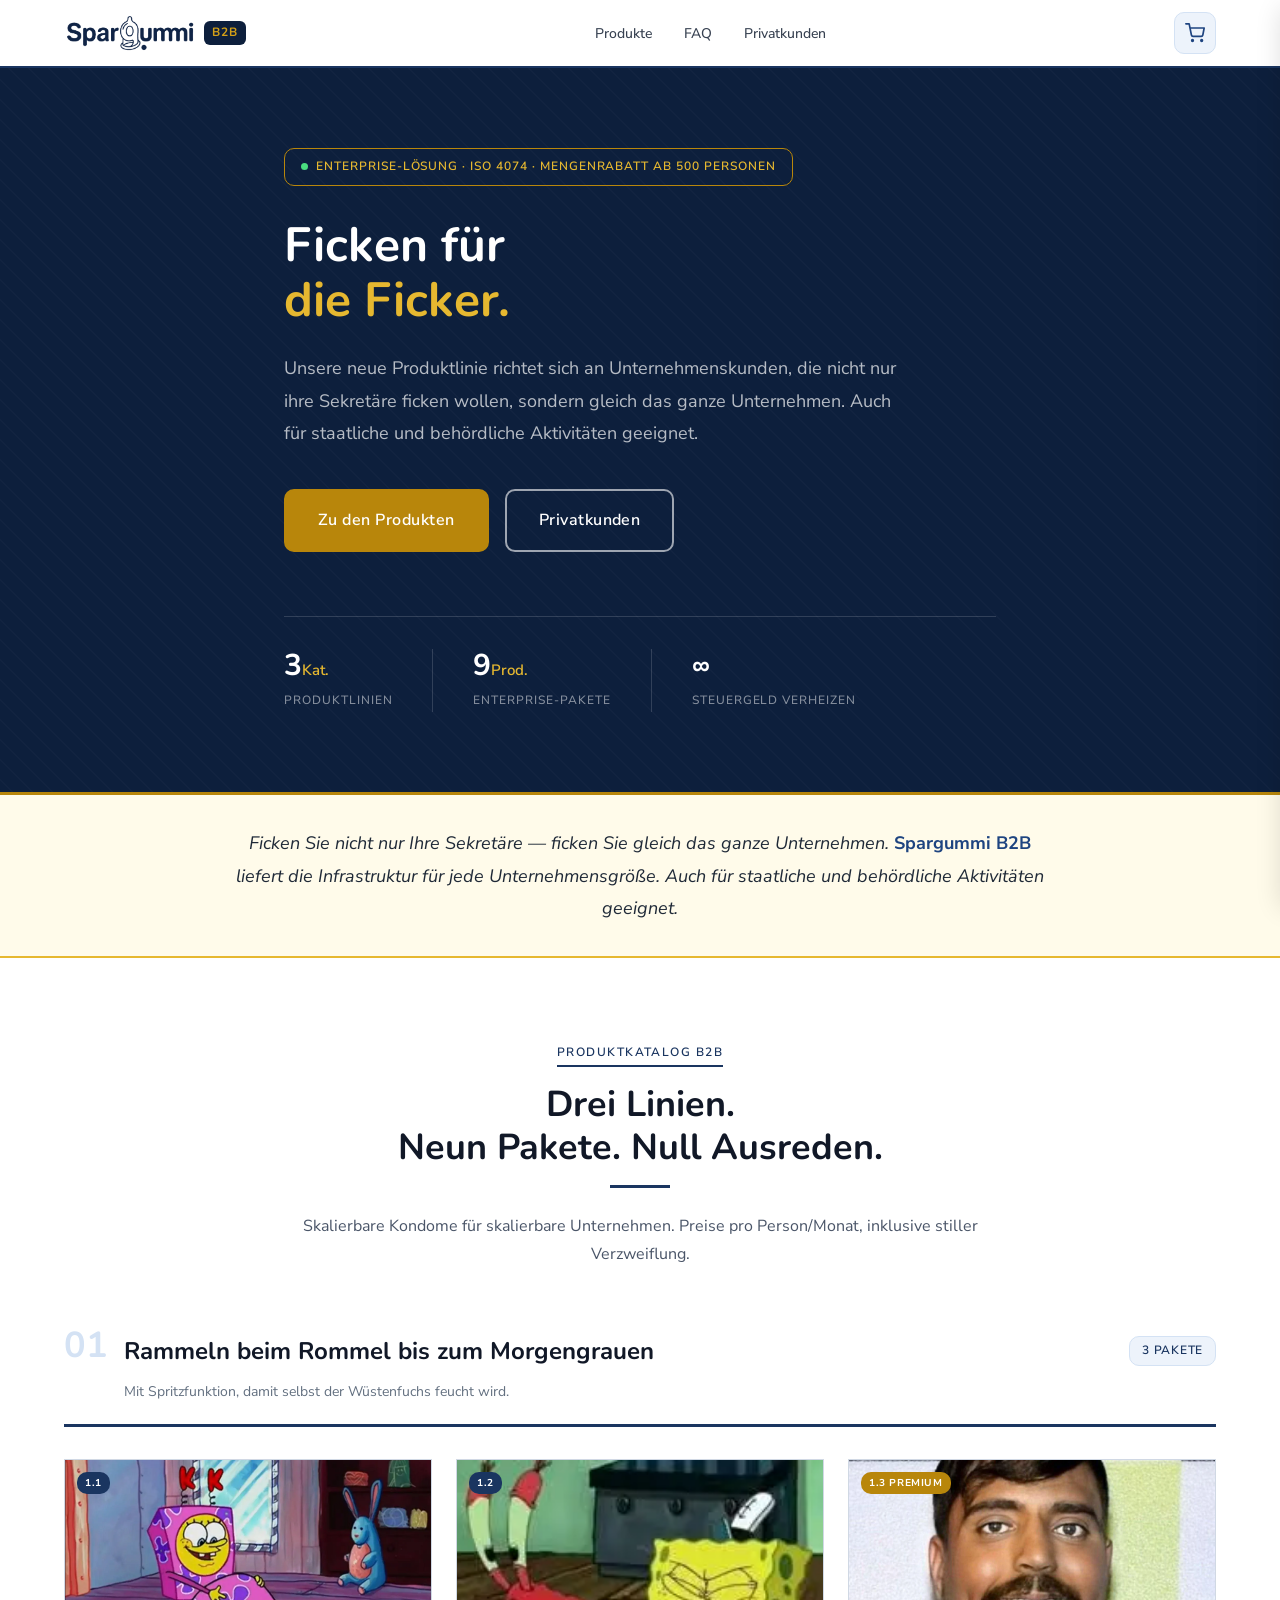
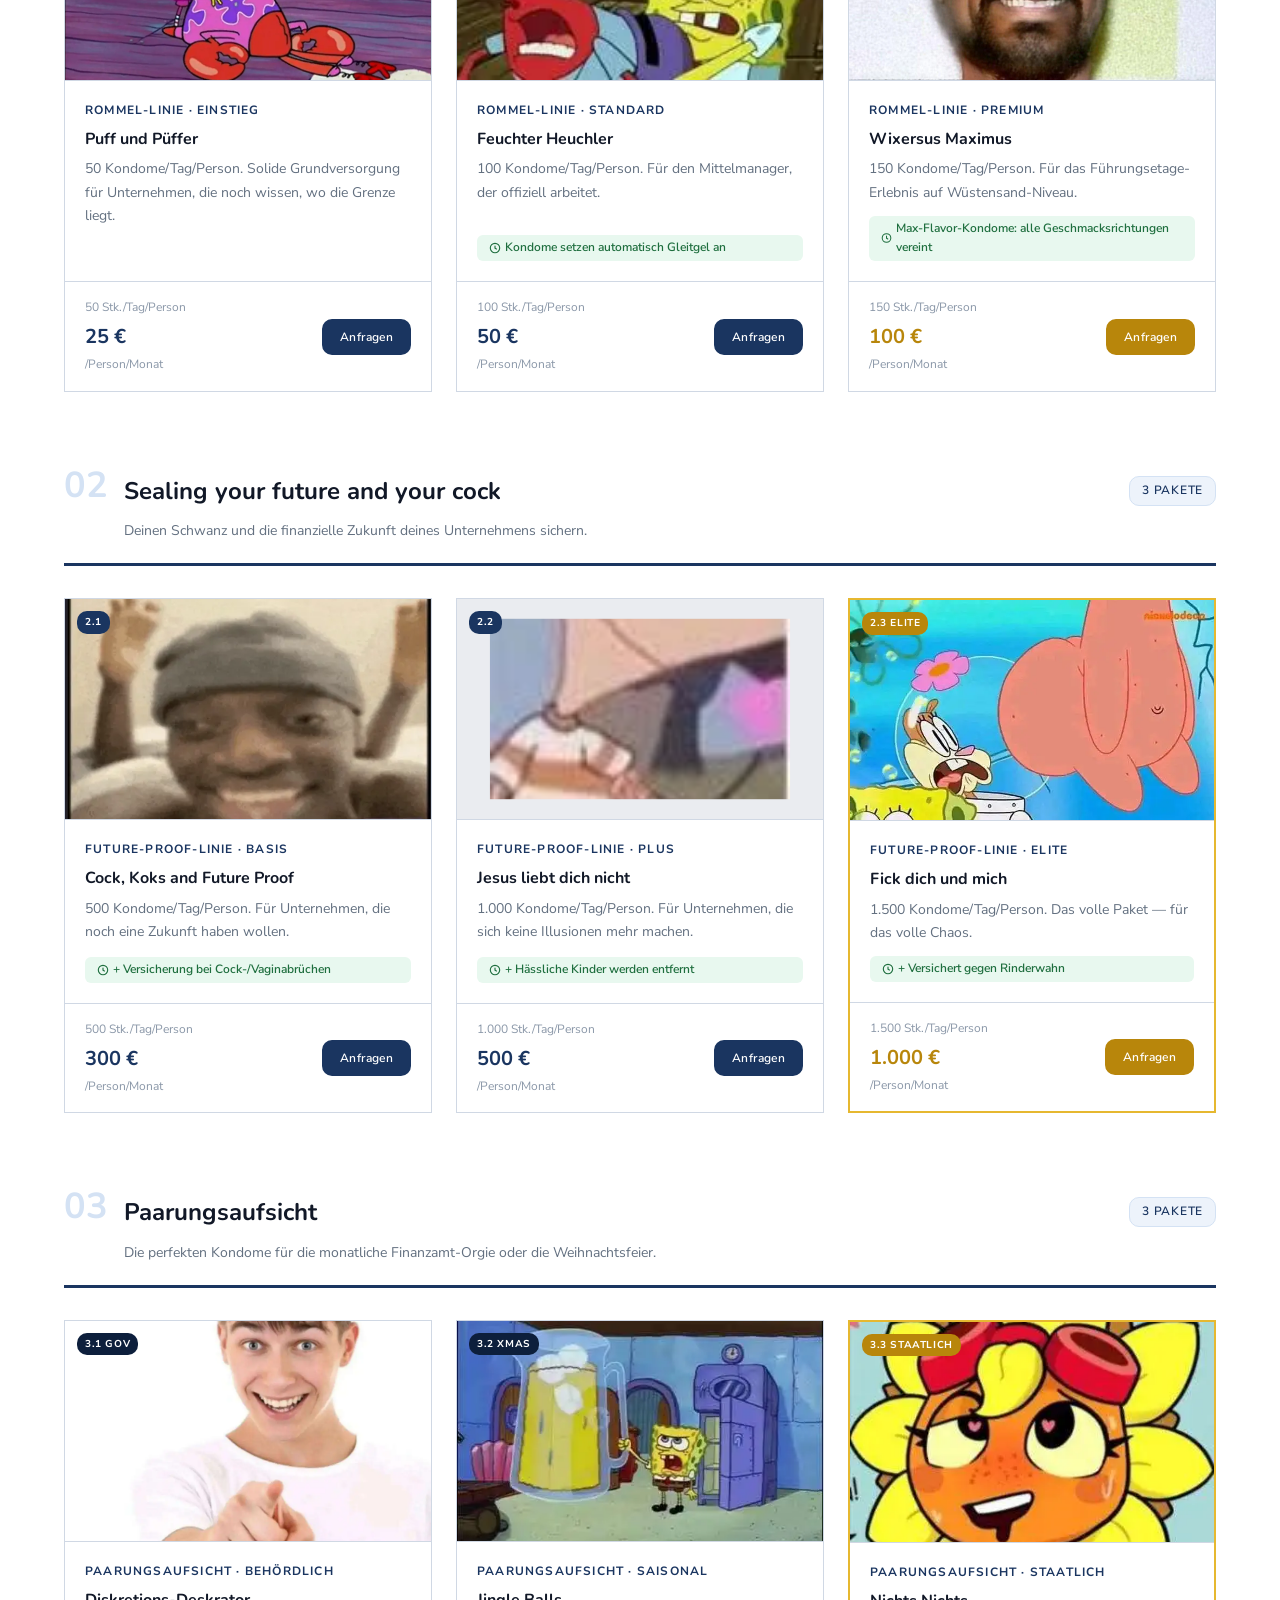
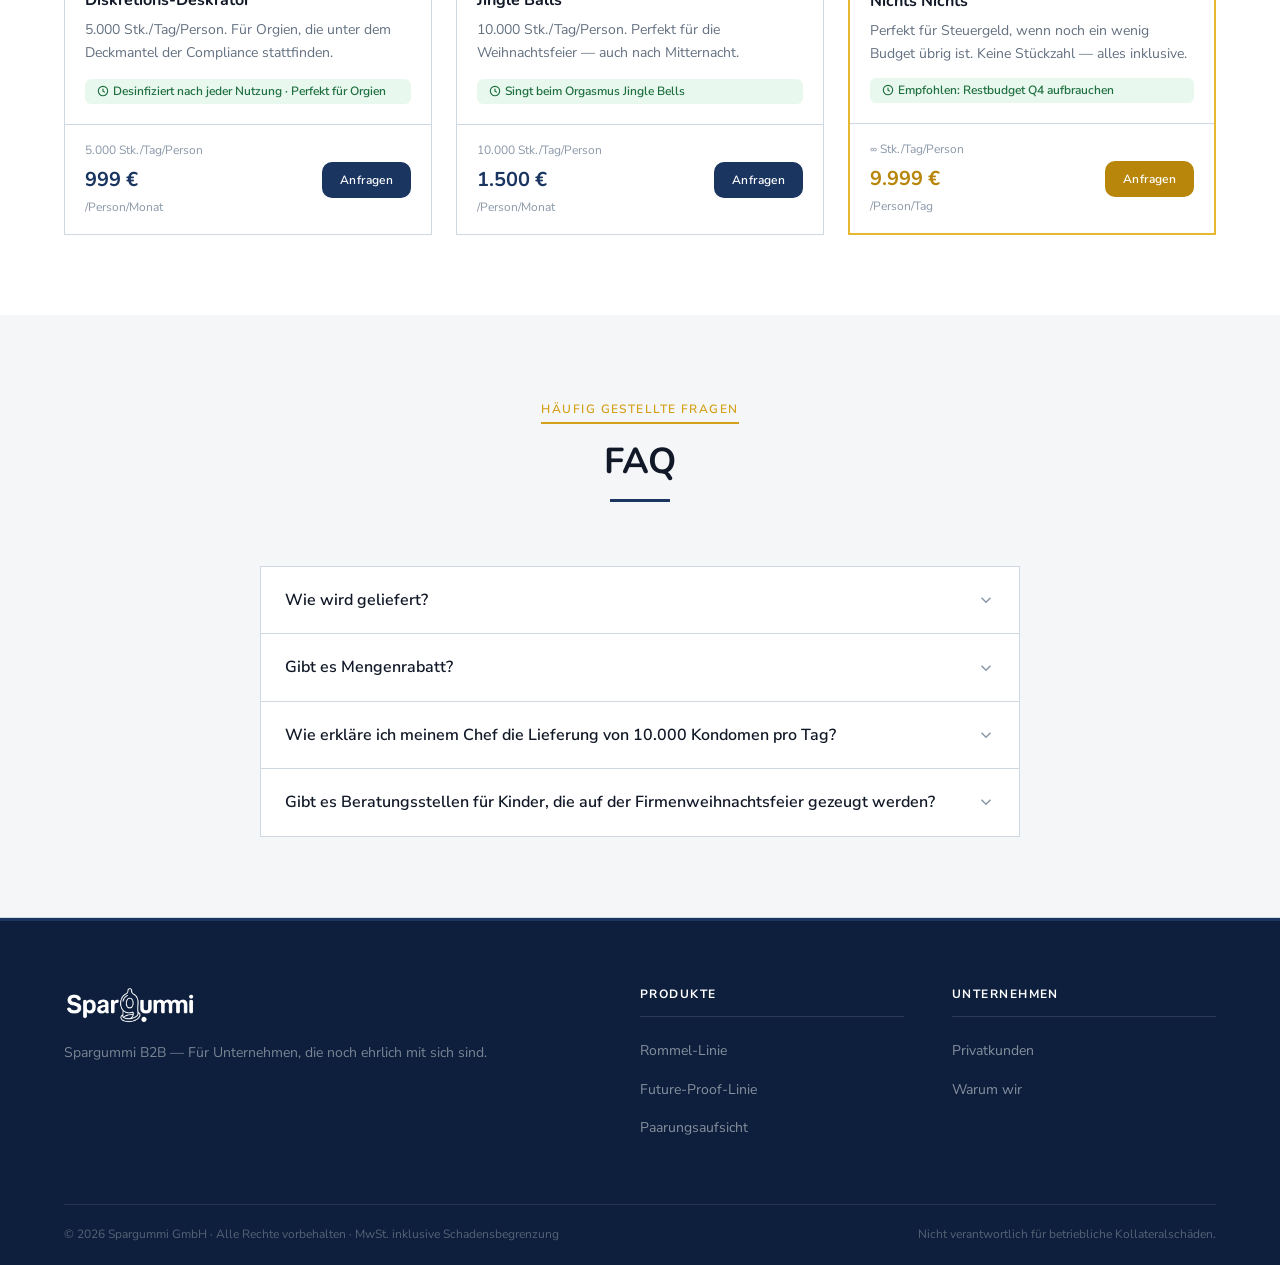
<file: b2b/index.html>
<!DOCTYPE html>
<html lang="de">
<head>
  <meta charset="UTF-8" />
  <meta name="viewport" content="width=device-width, initial-scale=1.0" />
  <title>Spargummi B2B – Ficken für die Ficker</title>
  <meta name="description" content="Spargummi B2B – Skalierbare Kondome für Unternehmenskunden. ISO 4074 zertifiziert, Mengenrabatt ab 500 Personen, drei Produktlinien für jede Unternehmensgröße." />
  <link rel="stylesheet" href="style.css" />
  <link rel="preconnect" href="https://fonts.googleapis.com" />
  <link rel="preconnect" href="https://fonts.gstatic.com" crossorigin />
  <link rel="preload" href="https://fonts.googleapis.com/css2?family=Nunito:wght@400;500;600;700&family=Nunito+Sans:wght@400;500;600;700&display=swap" as="style" onload="this.onload=null;this.rel='stylesheet'" />
  <noscript><link href="https://fonts.googleapis.com/css2?family=Nunito:wght@400;500;600;700&family=Nunito+Sans:wght@400;500;600;700&display=swap" rel="stylesheet" /></noscript>
</head>
<body>

  <!-- ═══════════════ HEADER ═══════════════ -->
  <header class="header" id="header">
    <div class="container header__inner">
      <a href="/" class="logo" aria-label="Spargummi Home">
        <img src="../images/logo.webp" alt="Spargummi" class="logo__img" width="853" height="259" fetchpriority="high" />
        <span class="logo__b2b">B2B</span>
      </a>

      <nav class="nav" id="nav" aria-label="Hauptnavigation">
        <ul class="nav__list">
          <li><a href="#produkte" class="nav__link">Produkte</a></li>
          <li><a href="#faq" class="nav__link">FAQ</a></li>
          <li><a href="/" class="nav__link">Privatkunden</a></li>
        </ul>
      </nav>

      <div class="header__actions">
        <button class="cart-btn" id="cartBtn" aria-label="Warenkorb">
          <svg class="cart-btn__icon" viewBox="0 0 24 24" fill="none" stroke="currentColor" stroke-width="2" stroke-linecap="round" stroke-linejoin="round" aria-hidden="true">
            <circle cx="9" cy="21" r="1"/><circle cx="20" cy="21" r="1"/>
            <path d="M1 1h4l2.68 13.39a2 2 0 0 0 2 1.61h9.72a2 2 0 0 0 2-1.61L23 6H6"/>
          </svg>
          <span class="cart-btn__count" id="cartCount" aria-live="polite">0</span>
        </button>
        <button class="hamburger" id="hamburger" aria-label="Menü öffnen" aria-expanded="false">
          <span></span><span></span><span></span>
        </button>
      </div>
    </div>
  </header>

  <!-- ═══════════════ HERO ═══════════════ -->
  <section class="hero" id="hero">
    <div class="hero__bg-pattern" aria-hidden="true"></div>
    <div class="container hero__content">
      <div class="hero__badge">
        <span class="badge--pulse"></span>
        Enterprise-Lösung · ISO 4074 · Mengenrabatt ab 500 Personen
      </div>
      <h1 class="hero__headline">
        Ficken für<br />
        <span class="hero__headline--accent">die Ficker.</span>
      </h1>
      <p class="hero__sub">
        Unsere neue Produktlinie richtet sich an Unternehmenskunden, die nicht nur ihre Sekretäre ficken wollen, sondern gleich das ganze Unternehmen. Auch für staatliche und behördliche Aktivitäten geeignet.
      </p>
      <div class="hero__cta-group">
        <a href="#produkte" class="btn btn--gold btn--lg">Zu den Produkten</a>
        <a href="/" class="btn btn--ghost btn--lg">Privatkunden</a>
      </div>
      <div class="hero__stats">
        <div class="stat">
          <span class="stat__value">3<small>Kat.</small></span>
          <span class="stat__label">Produktlinien</span>
        </div>
        <div class="stat__divider" aria-hidden="true"></div>
        <div class="stat">
          <span class="stat__value">9<small>Prod.</small></span>
          <span class="stat__label">Enterprise-Pakete</span>
        </div>
        <div class="stat__divider" aria-hidden="true"></div>
        <div class="stat">
          <span class="stat__value">∞<small></small></span>
          <span class="stat__label">Steuergeld verheizen</span>
        </div>
      </div>
    </div>
  </section>

  <!-- ═══════════════ INTRO ═══════════════ -->
  <div class="intro-band">
    <div class="container intro-band__inner">
      <p class="intro-band__text">
        Ficken Sie nicht nur Ihre Sekretäre — ficken Sie gleich das ganze Unternehmen.
        <strong>Spargummi B2B</strong> liefert die Infrastruktur für jede Unternehmensgröße.
        Auch für staatliche und behördliche Aktivitäten geeignet.
      </p>
    </div>
  </div>

  <!-- ═══════════════ SHOP ═══════════════ -->
  <section class="shop" id="produkte">
    <div class="container">
      <div class="section-header reveal">
        <span class="section-label">Produktkatalog B2B</span>
        <h2 class="section-title">Drei Linien.<br />Neun Pakete. Null Ausreden.</h2>
        <div class="section-divider"></div>
        <p class="section-sub">Skalierbare Kondome für skalierbare Unternehmen. Preise pro Person/Monat, inklusive stiller Verzweiflung.</p>
      </div>

      <!-- ══ KATEGORIE 1 ══ -->
      <div class="shop-category reveal">
        <div class="shop-category__header">
          <span class="shop-category__num">01</span>
          <div class="shop-category__info">
            <h3 class="shop-category__title">Rammeln beim Rommel bis zum Morgengrauen</h3>
            <p class="shop-category__desc">Mit Spritzfunktion, damit selbst der Wüstenfuchs feucht wird.</p>
          </div>
          <span class="shop-category__badge">3 Pakete</span>
        </div>
        <div class="product-grid">

          <!-- 1.1 -->
          <div class="product-card">
            <div class="product-card__image-wrap">
              <div class="product-card__image">
                <img src="images/b1.webp" alt="Puff und Püffer" loading="lazy" />
              </div>
              <span class="product-card__badge">1.1</span>
            </div>
            <div class="product-card__body">
              <span class="product-card__num">Rommel-Linie · Einstieg</span>
              <h4 class="product-card__title">Puff und Püffer</h4>
              <p class="product-card__desc">50 Kondome/Tag/Person. Solide Grundversorgung für Unternehmen, die noch wissen, wo die Grenze liegt.</p>
            </div>
            <div class="product-card__footer">
              <div class="product-card__pricing">
                <span class="product-card__units">50 Stk./Tag/Person</span>
                <span class="product-card__price">25 €</span>
                <span class="product-card__unit">/Person/Monat</span>
              </div>
              <button class="btn btn--primary add-to-cart" data-name="Puff und Püffer" data-price="25">Anfragen</button>
            </div>
          </div>

          <!-- 1.2 -->
          <div class="product-card">
            <div class="product-card__image-wrap">
              <div class="product-card__image">
                <img src="images/b2.webp" alt="Feuchter Heuchler" loading="lazy" />
              </div>
              <span class="product-card__badge">1.2</span>
            </div>
            <div class="product-card__body">
              <span class="product-card__num">Rommel-Linie · Standard</span>
              <h4 class="product-card__title">Feuchter Heuchler</h4>
              <p class="product-card__desc">100 Kondome/Tag/Person. Für den Mittelmanager, der offiziell arbeitet.</p>
              <span class="product-card__special">
                <svg viewBox="0 0 16 16" fill="currentColor" width="12" height="12"><path d="M8 1a7 7 0 1 0 0 14A7 7 0 0 0 8 1zm0 1.5a5.5 5.5 0 1 1 0 11 5.5 5.5 0 0 1 0-11zm0 2a.75.75 0 0 0-.75.75v3.5l2.25 1.3a.75.75 0 1 0 .75-1.3L8.75 7.6V5.25A.75.75 0 0 0 8 4.5z"/></svg>
                Kondome setzen automatisch Gleitgel an
              </span>
            </div>
            <div class="product-card__footer">
              <div class="product-card__pricing">
                <span class="product-card__units">100 Stk./Tag/Person</span>
                <span class="product-card__price">50 €</span>
                <span class="product-card__unit">/Person/Monat</span>
              </div>
              <button class="btn btn--primary add-to-cart" data-name="Feuchter Heuchler" data-price="50">Anfragen</button>
            </div>
          </div>

          <!-- 1.3 -->
          <div class="product-card">
            <div class="product-card__image-wrap">
              <div class="product-card__image">
                <img src="images/b3.webp" alt="Wixersus Maximus" loading="lazy" />
              </div>
              <span class="product-card__badge product-card__badge--premium">1.3 Premium</span>
            </div>
            <div class="product-card__body">
              <span class="product-card__num">Rommel-Linie · Premium</span>
              <h4 class="product-card__title">Wixersus Maximus</h4>
              <p class="product-card__desc">150 Kondome/Tag/Person. Für das Führungsetage-Erlebnis auf Wüstensand-Niveau.</p>
              <span class="product-card__special">
                <svg viewBox="0 0 16 16" fill="currentColor" width="12" height="12"><path d="M8 1a7 7 0 1 0 0 14A7 7 0 0 0 8 1zm0 1.5a5.5 5.5 0 1 1 0 11 5.5 5.5 0 0 1 0-11zm0 2a.75.75 0 0 0-.75.75v3.5l2.25 1.3a.75.75 0 1 0 .75-1.3L8.75 7.6V5.25A.75.75 0 0 0 8 4.5z"/></svg>
                Max-Flavor-Kondome: alle Geschmacksrichtungen vereint
              </span>
            </div>
            <div class="product-card__footer">
              <div class="product-card__pricing">
                <span class="product-card__units">150 Stk./Tag/Person</span>
                <span class="product-card__price product-card__price--gold">100 €</span>
                <span class="product-card__unit">/Person/Monat</span>
              </div>
              <button class="btn btn--gold add-to-cart add-to-cart--gold" data-name="Wixersus Maximus" data-price="100">Anfragen</button>
            </div>
          </div>

        </div>
      </div>

      <!-- ══ KATEGORIE 2 ══ -->
      <div class="shop-category reveal">
        <div class="shop-category__header">
          <span class="shop-category__num">02</span>
          <div class="shop-category__info">
            <h3 class="shop-category__title">Sealing your future and your cock</h3>
            <p class="shop-category__desc">Deinen Schwanz und die finanzielle Zukunft deines Unternehmens sichern.</p>
          </div>
          <span class="shop-category__badge">3 Pakete</span>
        </div>
        <div class="product-grid">

          <!-- 2.1 -->
          <div class="product-card">
            <div class="product-card__image-wrap">
              <div class="product-card__image">
                <img src="images/b4.webp" alt="Cock, Koks and Future Proof" loading="lazy" />
              </div>
              <span class="product-card__badge">2.1</span>
            </div>
            <div class="product-card__body">
              <span class="product-card__num">Future-Proof-Linie · Basis</span>
              <h4 class="product-card__title">Cock, Koks and Future Proof</h4>
              <p class="product-card__desc">500 Kondome/Tag/Person. Für Unternehmen, die noch eine Zukunft haben wollen.</p>
              <span class="product-card__special">
                <svg viewBox="0 0 16 16" fill="currentColor" width="12" height="12"><path d="M8 1a7 7 0 1 0 0 14A7 7 0 0 0 8 1zm0 1.5a5.5 5.5 0 1 1 0 11 5.5 5.5 0 0 1 0-11zm0 2a.75.75 0 0 0-.75.75v3.5l2.25 1.3a.75.75 0 1 0 .75-1.3L8.75 7.6V5.25A.75.75 0 0 0 8 4.5z"/></svg>
                + Versicherung bei Cock-/Vaginabrüchen
              </span>
            </div>
            <div class="product-card__footer">
              <div class="product-card__pricing">
                <span class="product-card__units">500 Stk./Tag/Person</span>
                <span class="product-card__price">300 €</span>
                <span class="product-card__unit">/Person/Monat</span>
              </div>
              <button class="btn btn--primary add-to-cart" data-name="Cock, Koks and Future Proof" data-price="300">Anfragen</button>
            </div>
          </div>

          <!-- 2.2 -->
          <div class="product-card">
            <div class="product-card__image-wrap">
              <div class="product-card__image">
                <img src="images/b5.webp" alt="Jesus liebt dich nicht" loading="lazy" style="object-fit:cover;object-position:center;transform:scale(0.82);transform-origin:center;" />
              </div>
              <span class="product-card__badge">2.2</span>
            </div>
            <div class="product-card__body">
              <span class="product-card__num">Future-Proof-Linie · Plus</span>
              <h4 class="product-card__title">Jesus liebt dich nicht</h4>
              <p class="product-card__desc">1.000 Kondome/Tag/Person. Für Unternehmen, die sich keine Illusionen mehr machen.</p>
              <span class="product-card__special">
                <svg viewBox="0 0 16 16" fill="currentColor" width="12" height="12"><path d="M8 1a7 7 0 1 0 0 14A7 7 0 0 0 8 1zm0 1.5a5.5 5.5 0 1 1 0 11 5.5 5.5 0 0 1 0-11zm0 2a.75.75 0 0 0-.75.75v3.5l2.25 1.3a.75.75 0 1 0 .75-1.3L8.75 7.6V5.25A.75.75 0 0 0 8 4.5z"/></svg>
                + Hässliche Kinder werden entfernt
              </span>
            </div>
            <div class="product-card__footer">
              <div class="product-card__pricing">
                <span class="product-card__units">1.000 Stk./Tag/Person</span>
                <span class="product-card__price">500 €</span>
                <span class="product-card__unit">/Person/Monat</span>
              </div>
              <button class="btn btn--primary add-to-cart" data-name="Jesus liebt dich nicht" data-price="500">Anfragen</button>
            </div>
          </div>

          <!-- 2.3 -->
          <div class="product-card product-card--premium">
            <div class="product-card__image-wrap">
              <div class="product-card__image">
                <img src="images/b6.webp" alt="Fick dich und mich" loading="lazy" />
              </div>
              <span class="product-card__badge product-card__badge--premium">2.3 Elite</span>
            </div>
            <div class="product-card__body">
              <span class="product-card__num">Future-Proof-Linie · Elite</span>
              <h4 class="product-card__title">Fick dich und mich</h4>
              <p class="product-card__desc">1.500 Kondome/Tag/Person. Das volle Paket — für das volle Chaos.</p>
              <span class="product-card__special">
                <svg viewBox="0 0 16 16" fill="currentColor" width="12" height="12"><path d="M8 1a7 7 0 1 0 0 14A7 7 0 0 0 8 1zm0 1.5a5.5 5.5 0 1 1 0 11 5.5 5.5 0 0 1 0-11zm0 2a.75.75 0 0 0-.75.75v3.5l2.25 1.3a.75.75 0 1 0 .75-1.3L8.75 7.6V5.25A.75.75 0 0 0 8 4.5z"/></svg>
                + Versichert gegen Rinderwahn
              </span>
            </div>
            <div class="product-card__footer">
              <div class="product-card__pricing">
                <span class="product-card__units">1.500 Stk./Tag/Person</span>
                <span class="product-card__price product-card__price--gold">1.000 €</span>
                <span class="product-card__unit">/Person/Monat</span>
              </div>
              <button class="btn btn--gold add-to-cart add-to-cart--gold" data-name="Fick dich und mich" data-price="1000">Anfragen</button>
            </div>
          </div>

        </div>
      </div>

      <!-- ══ KATEGORIE 3 ══ -->
      <div class="shop-category reveal">
        <div class="shop-category__header">
          <span class="shop-category__num">03</span>
          <div class="shop-category__info">
            <h3 class="shop-category__title">Paarungsaufsicht</h3>
            <p class="shop-category__desc">Die perfekten Kondome für die monatliche Finanzamt-Orgie oder die Weihnachtsfeier.</p>
          </div>
          <span class="shop-category__badge">3 Pakete</span>
        </div>
        <div class="product-grid">

          <!-- 3.1 -->
          <div class="product-card">
            <div class="product-card__image-wrap">
              <div class="product-card__image">
                <img src="images/b7.webp" alt="Diskretions-Deskrator" loading="lazy" />
              </div>
              <span class="product-card__badge product-card__badge--enterprise">3.1 Gov</span>
            </div>
            <div class="product-card__body">
              <span class="product-card__num">Paarungsaufsicht · Behördlich</span>
              <h4 class="product-card__title">Diskretions-Deskrator</h4>
              <p class="product-card__desc">5.000 Stk./Tag/Person. Für Orgien, die unter dem Deckmantel der Compliance stattfinden.</p>
              <span class="product-card__special">
                <svg viewBox="0 0 16 16" fill="currentColor" width="12" height="12"><path d="M8 1a7 7 0 1 0 0 14A7 7 0 0 0 8 1zm0 1.5a5.5 5.5 0 1 1 0 11 5.5 5.5 0 0 1 0-11zm0 2a.75.75 0 0 0-.75.75v3.5l2.25 1.3a.75.75 0 1 0 .75-1.3L8.75 7.6V5.25A.75.75 0 0 0 8 4.5z"/></svg>
                Desinfiziert nach jeder Nutzung · Perfekt für Orgien
              </span>
            </div>
            <div class="product-card__footer">
              <div class="product-card__pricing">
                <span class="product-card__units">5.000 Stk./Tag/Person</span>
                <span class="product-card__price">999 €</span>
                <span class="product-card__unit">/Person/Monat</span>
              </div>
              <button class="btn btn--primary add-to-cart" data-name="Diskretions-Deskrator" data-price="999">Anfragen</button>
            </div>
          </div>

          <!-- 3.2 -->
          <div class="product-card">
            <div class="product-card__image-wrap">
              <div class="product-card__image">
                <img src="images/b8.webp" alt="Jingle Balls" loading="lazy" />
              </div>
              <span class="product-card__badge product-card__badge--enterprise">3.2 Xmas</span>
            </div>
            <div class="product-card__body">
              <span class="product-card__num">Paarungsaufsicht · Saisonal</span>
              <h4 class="product-card__title">Jingle Balls</h4>
              <p class="product-card__desc">10.000 Stk./Tag/Person. Perfekt für die Weihnachtsfeier — auch nach Mitternacht.</p>
              <span class="product-card__special">
                <svg viewBox="0 0 16 16" fill="currentColor" width="12" height="12"><path d="M8 1a7 7 0 1 0 0 14A7 7 0 0 0 8 1zm0 1.5a5.5 5.5 0 1 1 0 11 5.5 5.5 0 0 1 0-11zm0 2a.75.75 0 0 0-.75.75v3.5l2.25 1.3a.75.75 0 1 0 .75-1.3L8.75 7.6V5.25A.75.75 0 0 0 8 4.5z"/></svg>
                Singt beim Orgasmus Jingle Bells
              </span>
            </div>
            <div class="product-card__footer">
              <div class="product-card__pricing">
                <span class="product-card__units">10.000 Stk./Tag/Person</span>
                <span class="product-card__price">1.500 €</span>
                <span class="product-card__unit">/Person/Monat</span>
              </div>
              <button class="btn btn--primary add-to-cart" data-name="Jingle Balls" data-price="1500">Anfragen</button>
            </div>
          </div>

          <!-- 3.3 -->
          <div class="product-card product-card--premium">
            <div class="product-card__image-wrap">
              <div class="product-card__image">
                <img src="images/b9.webp" alt="Nichts Nichts" loading="lazy" />
              </div>
              <span class="product-card__badge product-card__badge--premium">3.3 Staatlich</span>
            </div>
            <div class="product-card__body">
              <span class="product-card__num">Paarungsaufsicht · Staatlich</span>
              <h4 class="product-card__title">Nichts Nichts</h4>
              <p class="product-card__desc">Perfekt für Steuergeld, wenn noch ein wenig Budget übrig ist. Keine Stückzahl — alles inklusive.</p>
              <span class="product-card__special">
                <svg viewBox="0 0 16 16" fill="currentColor" width="12" height="12"><path d="M8 1a7 7 0 1 0 0 14A7 7 0 0 0 8 1zm0 1.5a5.5 5.5 0 1 1 0 11 5.5 5.5 0 0 1 0-11zm0 2a.75.75 0 0 0-.75.75v3.5l2.25 1.3a.75.75 0 1 0 .75-1.3L8.75 7.6V5.25A.75.75 0 0 0 8 4.5z"/></svg>
                Empfohlen: Restbudget Q4 aufbrauchen
              </span>
            </div>
            <div class="product-card__footer">
              <div class="product-card__pricing">
                <span class="product-card__units">∞ Stk./Tag/Person</span>
                <span class="product-card__price product-card__price--gold">9.999 €</span>
                <span class="product-card__unit">/Person/Tag</span>
              </div>
              <button class="btn btn--gold add-to-cart add-to-cart--gold" data-name="Nichts Nichts" data-price="9999">Anfragen</button>
            </div>
          </div>

        </div>
      </div>

    </div>
  </section>

  <!-- ═══════════════ FAQ ═══════════════ -->
  <section class="faq-b2b" id="faq">
    <div class="container">
      <div class="section-header reveal">
        <span class="section-label section-label--gold">Häufig gestellte Fragen</span>
        <h2 class="section-title">FAQ</h2>
        <div class="section-divider"></div>
      </div>
      <div class="faq-b2b__list">

        <details class="faq-b2b__item">
          <summary class="faq-b2b__question">
            Wie wird geliefert?
            <span class="faq-b2b__chevron">
              <svg viewBox="0 0 24 24" fill="none" stroke="currentColor" stroke-width="2"><polyline points="6 9 12 15 18 9"/></svg>
            </span>
          </summary>
          <p class="faq-b2b__answer">Die Lieferung erfolgt per Orbital-Laser direkt in das Büro des Personalchefs. Achtung: Alles im Umkreis von 10 km wird vaporisiert.</p>
        </details>

        <details class="faq-b2b__item">
          <summary class="faq-b2b__question">
            Gibt es Mengenrabatt?
            <span class="faq-b2b__chevron">
              <svg viewBox="0 0 24 24" fill="none" stroke="currentColor" stroke-width="2"><polyline points="6 9 12 15 18 9"/></svg>
            </span>
          </summary>
          <p class="faq-b2b__answer">Ja, sollten Sie fett sein, gibt es zu jeder Bestellung einen Keks gratis.</p>
        </details>

        <details class="faq-b2b__item">
          <summary class="faq-b2b__question">
            Wie erkläre ich meinem Chef die Lieferung von 10.000 Kondomen pro Tag?
            <span class="faq-b2b__chevron">
              <svg viewBox="0 0 24 24" fill="none" stroke="currentColor" stroke-width="2"><polyline points="6 9 12 15 18 9"/></svg>
            </span>
          </summary>
          <p class="faq-b2b__answer">Das müssen Sie nicht, denn den Chef gibt es nach der ersten Lieferung nicht mehr (siehe Frage 1).</p>
        </details>

        <details class="faq-b2b__item">
          <summary class="faq-b2b__question">
            Gibt es Beratungsstellen für Kinder, die auf der Firmenweihnachtsfeier gezeugt werden?
            <span class="faq-b2b__chevron">
              <svg viewBox="0 0 24 24" fill="none" stroke="currentColor" stroke-width="2"><polyline points="6 9 12 15 18 9"/></svg>
            </span>
          </summary>
          <p class="faq-b2b__answer">Ja, die gibt es. Sie können beim Weihnachtsmann abgegeben werden – per One-Way-Ticket. Dort werden sie am Nordpol aufgezogen.</p>
        </details>

      </div>
    </div>
  </section>

  <!-- ═══════════════ FOOTER ═══════════════ -->
  <footer class="footer">
    <div class="container">
      <div class="footer__inner">
        <div class="footer__brand">
          <a href="/" class="logo" aria-label="Spargummi Home">
            <img src="../images/logo.webp" alt="Spargummi" class="logo__img" style="filter:brightness(0) invert(1);" width="853" height="259" />
          </a>
          <p class="footer__tagline">Spargummi B2B — Für Unternehmen, die noch ehrlich mit sich sind.</p>
        </div>
        <div>
          <p class="footer__heading">Produkte</p>
          <ul class="footer__links">
            <li><a href="#produkte" class="footer__link">Rommel-Linie</a></li>
            <li><a href="#produkte" class="footer__link">Future-Proof-Linie</a></li>
            <li><a href="#produkte" class="footer__link">Paarungsaufsicht</a></li>
          </ul>
        </div>
        <div>
          <p class="footer__heading">Unternehmen</p>
          <ul class="footer__links">
            <li><a href="/" class="footer__link">Privatkunden</a></li>
            <li><a href="#vertrauen" class="footer__link">Warum wir</a></li>
          </ul>
        </div>
      </div>
      <div class="footer__bottom">
        <div class="footer__bottom-inner">
          <span>© 2026 Spargummi GmbH · Alle Rechte vorbehalten · MwSt. inklusive Schadensbegrenzung</span>
          <span>Nicht verantwortlich für betriebliche Kollateralschäden.</span>
        </div>
      </div>
    </div>
  </footer>

  <!-- ═══════════════ CART DRAWER ═══════════════ -->
  <div class="cart-overlay" id="cartOverlay" aria-hidden="true"></div>
  <aside class="cart-drawer" id="cartDrawer" aria-label="Warenkorb" role="dialog" aria-modal="true">
    <div class="cart-drawer__header">
      <span class="cart-drawer__title">Anfrage-Liste</span>
      <button class="cart-drawer__close" id="cartClose" aria-label="Schließen">
        <svg viewBox="0 0 24 24" fill="none" stroke="currentColor" stroke-width="2"><line x1="18" y1="6" x2="6" y2="18"/><line x1="6" y1="6" x2="18" y2="18"/></svg>
      </button>
    </div>
    <div class="cart-drawer__items" id="cartItems">
      <div class="cart-empty">
        <svg viewBox="0 0 24 24" fill="none" stroke="currentColor" stroke-width="1.5"><circle cx="9" cy="21" r="1"/><circle cx="20" cy="21" r="1"/><path d="M1 1h4l2.68 13.39a2 2 0 0 0 2 1.61h9.72a2 2 0 0 0 2-1.61L23 6H6"/></svg>
        <p>Keine Produkte angefragt.</p>
      </div>
    </div>
    <div class="cart-drawer__footer">
      <div class="cart-drawer__total">
        <span>Gesamt/Person/Monat</span>
        <span id="cartTotal">0 €</span>
      </div>
      <button class="btn btn--gold btn--full">Anfrage absenden</button>
      <p class="cart-drawer__note">Unverbindliche Anfrage · Angebot folgt binnen 24h</p>
    </div>
  </aside>

  <!-- ═══════════════ TOAST ═══════════════ -->
  <div class="toast-container" id="toastContainer" aria-live="polite"></div>

  <script src="main.js" defer></script>
</body>
</html>
</file>
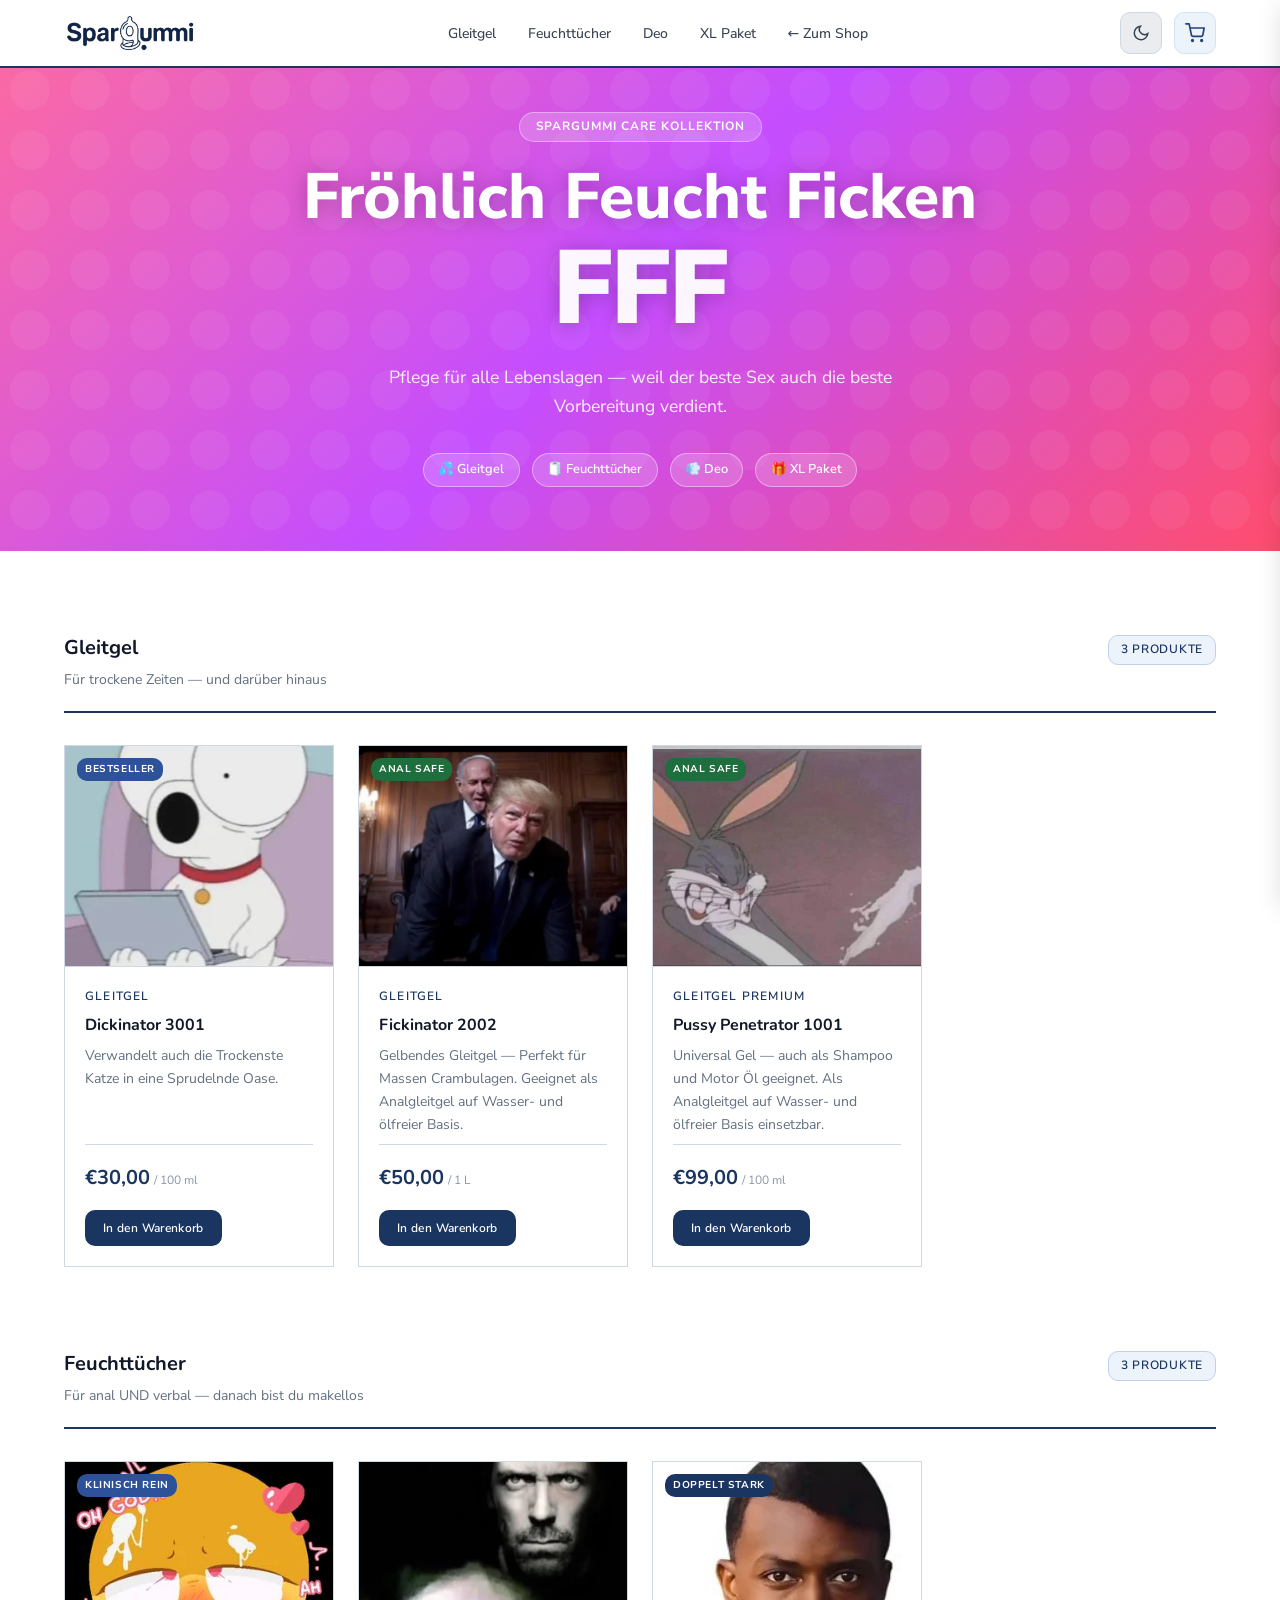
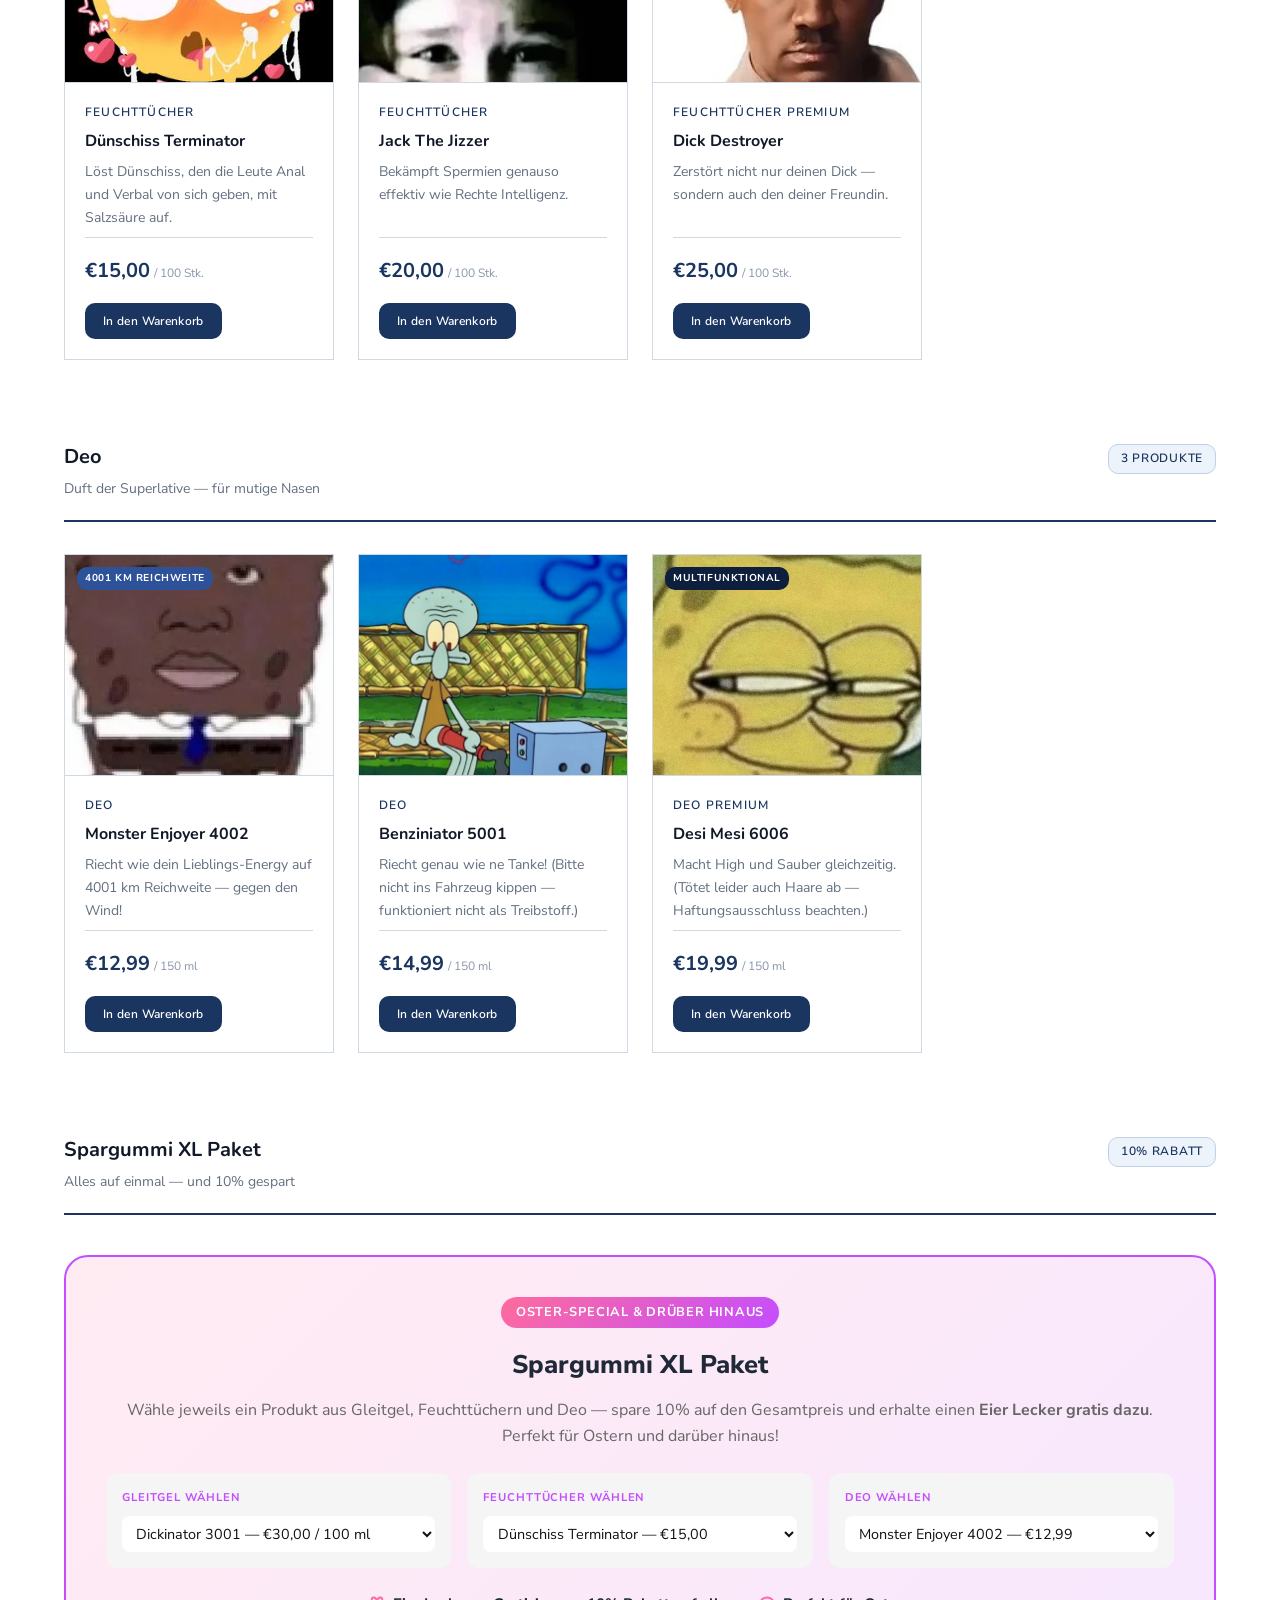
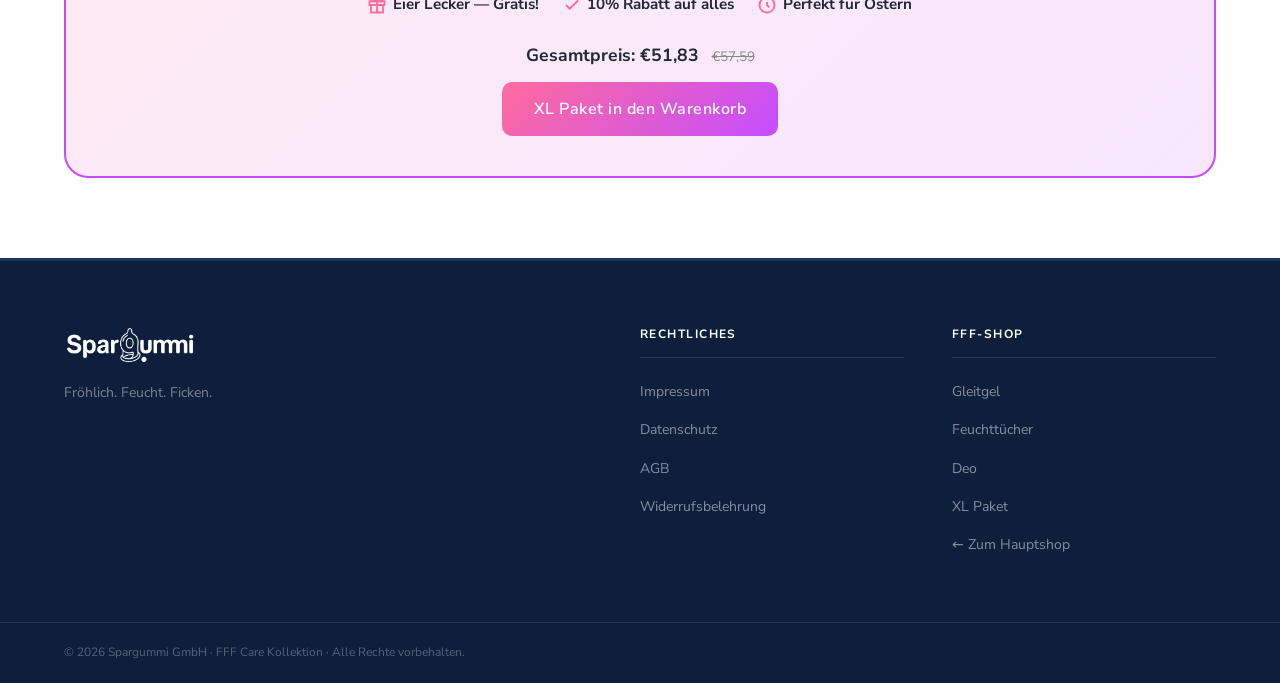
<file: care/index.html>
<!DOCTYPE html>
<html lang="de">
<head>
  <meta charset="UTF-8" />
  <meta name="viewport" content="width=device-width, initial-scale=1.0" />
  <title>FFF – Fröhlich Feucht Ficken | Spargummi Care</title>
  <meta name="description" content="Fröhlich Feucht Ficken – Die Pflege-Produktlinie von Spargummi. Gleitgele, Feuchttücher und Deos für jede Gelegenheit." />
  <link rel="stylesheet" href="../style.css" />
  <link rel="preconnect" href="https://fonts.googleapis.com" />
  <link rel="preconnect" href="https://fonts.gstatic.com" crossorigin />
  <link rel="preload" href="https://fonts.googleapis.com/css2?family=Nunito:wght@400;500;600;700&family=Nunito+Sans:wght@400;500;600;700&display=swap" as="style" onload="this.onload=null;this.rel='stylesheet'" />
  <noscript><link href="https://fonts.googleapis.com/css2?family=Nunito:wght@400;500;600;700&family=Nunito+Sans:wght@400;500;600;700&display=swap" rel="stylesheet" /></noscript>

  <style>
    .fff-hero {
      background: linear-gradient(135deg, #ff6b9d 0%, #c44dff 50%, #ff4d6d 100%);
      color: #fff;
      padding: 7rem 0 4rem;
      text-align: center;
      position: relative;
      overflow: hidden;
    }
    .fff-hero::before {
      content: '';
      position: absolute;
      inset: 0;
      background: url("data:image/svg+xml,%3Csvg width='60' height='60' viewBox='0 0 60 60' xmlns='http://www.w3.org/2000/svg'%3E%3Cg fill='none' fill-rule='evenodd'%3E%3Cg fill='%23ffffff' fill-opacity='0.05'%3E%3Ccircle cx='30' cy='30' r='20'/%3E%3C/g%3E%3C/g%3E%3C/svg%3E") repeat;
      pointer-events: none;
    }
    .fff-hero__eyebrow {
      display: inline-block;
      background: rgba(255,255,255,0.2);
      border: 1px solid rgba(255,255,255,0.35);
      border-radius: 999px;
      padding: .25rem 1rem;
      font-size: .75rem;
      font-weight: 700;
      letter-spacing: .08em;
      text-transform: uppercase;
      margin-bottom: 1.25rem;
    }
    .fff-hero__title {
      font-size: clamp(2.2rem, 6vw, 4rem);
      font-weight: 800;
      line-height: 1.1;
      margin: 0 0 .5rem;
      text-shadow: 0 2px 20px rgba(0,0,0,.25);
    }
    .fff-hero__abbr {
      font-size: clamp(3.5rem, 10vw, 6.5rem);
      font-weight: 900;
      letter-spacing: -.02em;
      display: block;
      opacity: .95;
    }
    .fff-hero__sub {
      font-size: 1.1rem;
      opacity: .9;
      max-width: 520px;
      margin: 1rem auto 2rem;
    }
    .fff-hero__badges {
      display: flex;
      gap: .75rem;
      justify-content: center;
      flex-wrap: wrap;
    }
    .fff-hero__badge {
      background: rgba(255,255,255,0.18);
      border: 1px solid rgba(255,255,255,.4);
      border-radius: 999px;
      padding: .35rem .9rem;
      font-size: .8rem;
      font-weight: 600;
    }
    .bundle-card {
      background: linear-gradient(135deg, #ff6b9d22, #c44dff22);
      border: 2px solid #c44dff;
      border-radius: 1.5rem;
      padding: 2.5rem;
      margin-top: 2.5rem;
      text-align: center;
    }
    .bundle-card__eyebrow {
      display: inline-block;
      background: linear-gradient(135deg, #ff6b9d, #c44dff);
      color: #fff;
      border-radius: 999px;
      padding: .3rem .9rem;
      font-size: .8rem;
      font-weight: 700;
      letter-spacing: .06em;
      text-transform: uppercase;
      margin-bottom: 1rem;
    }
    .bundle-card__title {
      font-size: 1.6rem;
      font-weight: 800;
      margin: 0 0 .75rem;
    }
    .bundle-card__desc {
      color: var(--text-muted, #666);
      margin-bottom: 1.5rem;
      font-size: 1rem;
      line-height: 1.6;
    }
    .bundle-card__select-group {
      display: grid;
      grid-template-columns: repeat(auto-fit, minmax(200px, 1fr));
      gap: 1rem;
      margin-bottom: 1.5rem;
      text-align: left;
    }
    .bundle-card__select-item {
      background: var(--surface-2, #f5f5f5);
      border-radius: .75rem;
      padding: 1rem;
    }
    .bundle-card__select-label {
      font-size: .7rem;
      font-weight: 700;
      text-transform: uppercase;
      letter-spacing: .08em;
      color: #c44dff;
      margin-bottom: .5rem;
    }
    .bundle-card__select-item select {
      width: 100%;
      border: 1px solid var(--border, #ddd);
      border-radius: .5rem;
      padding: .45rem .65rem;
      font-family: inherit;
      font-size: .9rem;
      background: var(--surface, #fff);
      color: var(--text, #111);
      cursor: pointer;
    }
    .bundle-card__highlight {
      display: flex;
      align-items: center;
      justify-content: center;
      gap: 1.5rem;
      flex-wrap: wrap;
      margin-bottom: 1.5rem;
    }
    .bundle-card__tag {
      display: flex;
      align-items: center;
      gap: .4rem;
      font-weight: 700;
      font-size: .95rem;
    }
    .bundle-card__tag svg {
      color: #ff6b9d;
    }
    .product-card__badge--fff {
      background: linear-gradient(135deg, #ff6b9d, #c44dff);
      color: #fff;
    }
    .product-card__badge--anal-w {
      background: #0ea5e9;
      color: #fff;
    }
  </style>
</head>
<body>

  <!-- ═══════════════ HEADER ═══════════════ -->
  <header class="header" id="header">
    <div class="container header__inner">
      <a href="/" class="logo" aria-label="Spargummi Home">
        <img src="../images/logo.webp" alt="Spargummi" class="logo__img" width="853" height="259" fetchpriority="high" />
      </a>

      <nav class="nav" id="nav" aria-label="Main navigation">
        <ul class="nav__list">
          <li><a href="#gleitgel" class="nav__link">Gleitgel</a></li>
          <li><a href="#tuecher" class="nav__link">Feuchttücher</a></li>
          <li><a href="#deo" class="nav__link">Deo</a></li>
          <li><a href="#bundle" class="nav__link">XL Paket</a></li>
          <li><a href="/" class="nav__link">← Zum Shop</a></li>
        </ul>
      </nav>

      <div class="header__actions">
        <button class="theme-toggle" id="themeToggle" aria-label="Farbschema wechseln">
          <svg class="theme-toggle__moon" viewBox="0 0 24 24" fill="none" stroke="currentColor" stroke-width="2" aria-hidden="true"><path d="M21 12.79A9 9 0 1 1 11.21 3 7 7 0 0 0 21 12.79z"/></svg>
          <svg class="theme-toggle__sun" viewBox="0 0 24 24" fill="none" stroke="currentColor" stroke-width="2" aria-hidden="true"><circle cx="12" cy="12" r="5"/><line x1="12" y1="1" x2="12" y2="3"/><line x1="12" y1="21" x2="12" y2="23"/><line x1="4.22" y1="4.22" x2="5.64" y2="5.64"/><line x1="18.36" y1="18.36" x2="19.78" y2="19.78"/><line x1="1" y1="12" x2="3" y2="12"/><line x1="21" y1="12" x2="23" y2="12"/><line x1="4.22" y1="19.78" x2="5.64" y2="18.36"/><line x1="18.36" y1="5.64" x2="19.78" y2="4.22"/></svg>
        </button>
        <button class="cart-btn" id="cartBtn" aria-label="Shopping cart">
          <svg class="cart-btn__icon" viewBox="0 0 24 24" fill="none" stroke="currentColor" stroke-width="2" stroke-linecap="round" stroke-linejoin="round" aria-hidden="true">
            <circle cx="9" cy="21" r="1"/><circle cx="20" cy="21" r="1"/>
            <path d="M1 1h4l2.68 13.39a2 2 0 0 0 2 1.61h9.72a2 2 0 0 0 2-1.61L23 6H6"/>
          </svg>
          <span class="cart-btn__count" id="cartCount" aria-live="polite">0</span>
        </button>
        <button class="hamburger" id="hamburger" aria-label="Toggle menu" aria-expanded="false">
          <span></span><span></span><span></span>
        </button>
      </div>
    </div>
  </header>

  <!-- ═══════════════ FFF HERO ═══════════════ -->
  <section class="fff-hero">
    <div class="container">
      <span class="fff-hero__eyebrow">Spargummi Care Kollektion</span>
      <h1 class="fff-hero__title">
        Fröhlich Feucht Ficken
        <span class="fff-hero__abbr">FFF</span>
      </h1>
      <p class="fff-hero__sub">
        Pflege für alle Lebenslagen — weil der beste Sex auch die beste Vorbereitung verdient.
      </p>
      <div class="fff-hero__badges">
        <span class="fff-hero__badge">💦 Gleitgel</span>
        <span class="fff-hero__badge">🧻 Feuchttücher</span>
        <span class="fff-hero__badge">💨 Deo</span>
        <span class="fff-hero__badge">🎁 XL Paket</span>
      </div>
    </div>
  </section>

  <!-- ═══════════════ SHOP ═══════════════ -->
  <section class="shop" id="shop">
    <div class="container">

      <!-- ── Kategorie: Gleitgel ── -->
      <div class="shop-category" id="gleitgel">
        <div class="shop-category__header">
          <div class="shop-category__header-text">
            <h3 class="shop-category__title">Gleitgel</h3>
            <p class="shop-category__desc">Für trockene Zeiten — und darüber hinaus</p>
          </div>
          <span class="shop-category__badge">3 Produkte</span>
        </div>
        <div class="product-grid">

          <article class="product-card" data-product-id="dickinator-3001">
            <div class="product-card__image-wrap">
              <div class="product-card__image">
                <img src="images/1.jpg" alt="Dickinator 3001" loading="lazy" width="400" height="220" />
              </div>
              <span class="product-card__badge product-card__badge--new">Bestseller</span>
            </div>
            <div class="product-card__body">
              <span class="product-card__category">Gleitgel</span>
              <h3 class="product-card__title">Dickinator 3001</h3>
              <p class="product-card__desc">Verwandelt auch die Trockenste Katze in eine Sprudelnde Oase.</p>
              <div class="product-card__footer">
                <div class="product-card__pricing">
                  <span class="product-card__price">€30,00</span>
                  <span class="product-card__unit">/ 100 ml</span>
                </div>
                <button class="btn btn--primary add-to-cart" data-name="Dickinator 3001" data-price="30.00">In den Warenkorb</button>
              </div>
            </div>
          </article>

          <article class="product-card" data-product-id="fickinator-2002">
            <div class="product-card__image-wrap">
              <div class="product-card__image">
                <img src="images/2.jpg" alt="Fickinator 2002" loading="lazy" width="400" height="220" />
              </div>
              <span class="product-card__badge product-card__badge--anal">Anal Safe</span>
            </div>
            <div class="product-card__body">
              <span class="product-card__category">Gleitgel</span>
              <h3 class="product-card__title">Fickinator 2002</h3>
              <p class="product-card__desc">Gelbendes Gleitgel — Perfekt für Massen Crambulagen. Geeignet als Analgleitgel auf Wasser- und ölfreier Basis.</p>
              <div class="product-card__footer">
                <div class="product-card__pricing">
                  <span class="product-card__price">€50,00</span>
                  <span class="product-card__unit">/ 1 L</span>
                </div>
                <button class="btn btn--primary add-to-cart" data-name="Fickinator 2002" data-price="50.00">In den Warenkorb</button>
              </div>
            </div>
          </article>

          <article class="product-card" data-product-id="pussy-penetrator-1001">
            <div class="product-card__image-wrap">
              <div class="product-card__image">
                <img src="images/3.jpg" alt="Pussy Penetrator 1001" loading="lazy" width="400" height="220" />
              </div>
              <span class="product-card__badge product-card__badge--anal">Anal Safe</span>
            </div>
            <div class="product-card__body">
              <span class="product-card__category">Gleitgel Premium</span>
              <h3 class="product-card__title">Pussy Penetrator 1001</h3>
              <p class="product-card__desc">Universal Gel — auch als Shampoo und Motor Öl geeignet. Als Analgleitgel auf Wasser- und ölfreier Basis einsetzbar.</p>
              <div class="product-card__footer">
                <div class="product-card__pricing">
                  <span class="product-card__price">€99,00</span>
                  <span class="product-card__unit">/ 100 ml</span>
                </div>
                <button class="btn btn--primary add-to-cart" data-name="Pussy Penetrator 1001" data-price="99.00">In den Warenkorb</button>
              </div>
            </div>
          </article>

        </div>
      </div>

      <!-- ── Kategorie: Feuchttücher ── -->
      <div class="shop-category" id="tuecher">
        <div class="shop-category__header">
          <div class="shop-category__header-text">
            <h3 class="shop-category__title">Feuchttücher</h3>
            <p class="shop-category__desc">Für anal UND verbal — danach bist du makellos</p>
          </div>
          <span class="shop-category__badge">3 Produkte</span>
        </div>
        <div class="product-grid">

          <article class="product-card" data-product-id="duenschiss-terminator">
            <div class="product-card__image-wrap">
              <div class="product-card__image">
                <img src="images/4.jpg" alt="Dünschiss Terminator" loading="lazy" width="400" height="220" />
              </div>
              <span class="product-card__badge product-card__badge--new">Klinisch rein</span>
            </div>
            <div class="product-card__body">
              <span class="product-card__category">Feuchttücher</span>
              <h3 class="product-card__title">Dünschiss Terminator</h3>
              <p class="product-card__desc">Löst Dünschiss, den die Leute Anal und Verbal von sich geben, mit Salzsäure auf.</p>
              <div class="product-card__footer">
                <div class="product-card__pricing">
                  <span class="product-card__price">€15,00</span>
                  <span class="product-card__unit">/ 100 Stk.</span>
                </div>
                <button class="btn btn--primary add-to-cart" data-name="Dünschiss Terminator" data-price="15.00">In den Warenkorb</button>
              </div>
            </div>
          </article>

          <article class="product-card" data-product-id="jack-the-jizzer">
            <div class="product-card__image-wrap">
              <div class="product-card__image">
                <img src="images/5.jpg" alt="Jack The Jizzer" loading="lazy" width="400" height="220" />
              </div>
            </div>
            <div class="product-card__body">
              <span class="product-card__category">Feuchttücher</span>
              <h3 class="product-card__title">Jack The Jizzer</h3>
              <p class="product-card__desc">Bekämpft Spermien genauso effektiv wie Rechte Intelligenz.</p>
              <div class="product-card__footer">
                <div class="product-card__pricing">
                  <span class="product-card__price">€20,00</span>
                  <span class="product-card__unit">/ 100 Stk.</span>
                </div>
                <button class="btn btn--primary add-to-cart" data-name="Jack The Jizzer" data-price="20.00">In den Warenkorb</button>
              </div>
            </div>
          </article>

          <article class="product-card" data-product-id="dick-destroyer">
            <div class="product-card__image-wrap">
              <div class="product-card__image">
                <img src="images/6.jpg" alt="Dick Destroyer" loading="lazy" width="400" height="220" />
              </div>
              <span class="product-card__badge">Doppelt stark</span>
            </div>
            <div class="product-card__body">
              <span class="product-card__category">Feuchttücher Premium</span>
              <h3 class="product-card__title">Dick Destroyer</h3>
              <p class="product-card__desc">Zerstört nicht nur deinen Dick — sondern auch den deiner Freundin.</p>
              <div class="product-card__footer">
                <div class="product-card__pricing">
                  <span class="product-card__price">€25,00</span>
                  <span class="product-card__unit">/ 100 Stk.</span>
                </div>
                <button class="btn btn--primary add-to-cart" data-name="Dick Destroyer" data-price="25.00">In den Warenkorb</button>
              </div>
            </div>
          </article>

        </div>
      </div>

      <!-- ── Kategorie: Deo ── -->
      <div class="shop-category" id="deo">
        <div class="shop-category__header">
          <div class="shop-category__header-text">
            <h3 class="shop-category__title">Deo</h3>
            <p class="shop-category__desc">Duft der Superlative — für mutige Nasen</p>
          </div>
          <span class="shop-category__badge">3 Produkte</span>
        </div>
        <div class="product-grid">

          <article class="product-card" data-product-id="monster-enjoyer-4002">
            <div class="product-card__image-wrap">
              <div class="product-card__image">
                <img src="images/7.jpg" alt="Monster Enjoyer 4002" loading="lazy" width="400" height="220" />
              </div>
              <span class="product-card__badge product-card__badge--new">4001 km Reichweite</span>
            </div>
            <div class="product-card__body">
              <span class="product-card__category">Deo</span>
              <h3 class="product-card__title">Monster Enjoyer 4002</h3>
              <p class="product-card__desc">Riecht wie dein Lieblings-Energy auf 4001 km Reichweite — gegen den Wind!</p>
              <div class="product-card__footer">
                <div class="product-card__pricing">
                  <span class="product-card__price">€12,99</span>
                  <span class="product-card__unit">/ 150 ml</span>
                </div>
                <button class="btn btn--primary add-to-cart" data-name="Monster Enjoyer 4002" data-price="12.99">In den Warenkorb</button>
              </div>
            </div>
          </article>

          <article class="product-card" data-product-id="benziniator-5001">
            <div class="product-card__image-wrap">
              <div class="product-card__image">
                <img src="images/8.jpg" alt="Benziniator 5001" loading="lazy" width="400" height="220" />
              </div>
            </div>
            <div class="product-card__body">
              <span class="product-card__category">Deo</span>
              <h3 class="product-card__title">Benziniator 5001</h3>
              <p class="product-card__desc">Riecht genau wie ne Tanke! (Bitte nicht ins Fahrzeug kippen — funktioniert nicht als Treibstoff.)</p>
              <div class="product-card__footer">
                <div class="product-card__pricing">
                  <span class="product-card__price">€14,99</span>
                  <span class="product-card__unit">/ 150 ml</span>
                </div>
                <button class="btn btn--primary add-to-cart" data-name="Benziniator 5001" data-price="14.99">In den Warenkorb</button>
              </div>
            </div>
          </article>

          <article class="product-card" data-product-id="desi-mesi-6006">
            <div class="product-card__image-wrap">
              <div class="product-card__image">
                <img src="images/9.jpg" alt="Desi Mesi 6006" loading="lazy" width="400" height="220" />
              </div>
              <span class="product-card__badge product-card__badge--xxl">Multifunktional</span>
            </div>
            <div class="product-card__body">
              <span class="product-card__category">Deo Premium</span>
              <h3 class="product-card__title">Desi Mesi 6006</h3>
              <p class="product-card__desc">Macht High und Sauber gleichzeitig. (Tötet leider auch Haare ab — Haftungsausschluss beachten.)</p>
              <div class="product-card__footer">
                <div class="product-card__pricing">
                  <span class="product-card__price">€19,99</span>
                  <span class="product-card__unit">/ 150 ml</span>
                </div>
                <button class="btn btn--primary add-to-cart" data-name="Desi Mesi 6006" data-price="19.99">In den Warenkorb</button>
              </div>
            </div>
          </article>

        </div>
      </div>

      <!-- ── Spargummi XL Paket ── -->
      <div class="shop-category" id="bundle">
        <div class="shop-category__header">
          <div class="shop-category__header-text">
            <h3 class="shop-category__title">Spargummi XL Paket</h3>
            <p class="shop-category__desc">Alles auf einmal — und 10% gespart</p>
          </div>
          <span class="shop-category__badge">10% Rabatt</span>
        </div>

        <div class="bundle-card">
          <span class="bundle-card__eyebrow">Oster-Special &amp; drüber hinaus</span>
          <h2 class="bundle-card__title">Spargummi XL Paket</h2>
          <p class="bundle-card__desc">
            Wähle jeweils ein Produkt aus Gleitgel, Feuchttüchern und Deo —
            spare 10% auf den Gesamtpreis und erhalte einen
            <strong>Eier Lecker gratis dazu</strong>. Perfekt für Ostern und darüber hinaus!
          </p>

          <div class="bundle-card__select-group">
            <div class="bundle-card__select-item">
              <div class="bundle-card__select-label">Gleitgel wählen</div>
              <select id="bundleGel" aria-label="Gleitgel wählen">
                <option value="Dickinator 3001|30">Dickinator 3001 — €30,00 / 100 ml</option>
                <option value="Fickinator 2002|50">Fickinator 2002 — €50,00 / 1 L</option>
                <option value="Pussy Penetrator 1001|99">Pussy Penetrator 1001 — €99,00 / 100 ml</option>
              </select>
            </div>
            <div class="bundle-card__select-item">
              <div class="bundle-card__select-label">Feuchttücher wählen</div>
              <select id="bundleTuch" aria-label="Feuchttücher wählen">
                <option value="Dünschiss Terminator|15">Dünschiss Terminator — €15,00</option>
                <option value="Jack The Jizzer|20">Jack The Jizzer — €20,00</option>
                <option value="Dick Destroyer|25">Dick Destroyer — €25,00</option>
              </select>
            </div>
            <div class="bundle-card__select-item">
              <div class="bundle-card__select-label">Deo wählen</div>
              <select id="bundleDeo" aria-label="Deo wählen">
                <option value="Monster Enjoyer 4002|12.99">Monster Enjoyer 4002 — €12,99</option>
                <option value="Benziniator 5001|14.99">Benziniator 5001 — €14,99</option>
                <option value="Desi Mesi 6006|19.99">Desi Mesi 6006 — €19,99</option>
              </select>
            </div>
          </div>

          <div class="bundle-card__highlight">
            <span class="bundle-card__tag">
              <svg viewBox="0 0 24 24" fill="none" stroke="currentColor" stroke-width="2.5" width="18" height="18" aria-hidden="true"><path d="M20 12V22H4V12"/><path d="M22 7H2v5h20V7z"/><path d="M12 22V7"/><path d="M12 7H7.5a2.5 2.5 0 010-5C11 2 12 7 12 7z"/><path d="M12 7h4.5a2.5 2.5 0 000-5C13 2 12 7 12 7z"/></svg>
              Eier Lecker — Gratis!
            </span>
            <span class="bundle-card__tag">
              <svg viewBox="0 0 24 24" fill="none" stroke="currentColor" stroke-width="2.5" width="18" height="18" aria-hidden="true"><polyline points="20 6 9 17 4 12"/></svg>
              10% Rabatt auf alles
            </span>
            <span class="bundle-card__tag">
              <svg viewBox="0 0 24 24" fill="none" stroke="currentColor" stroke-width="2.5" width="18" height="18" aria-hidden="true"><circle cx="12" cy="12" r="10"/><path d="M12 8v4l3 3"/></svg>
              Perfekt für Ostern
            </span>
          </div>

          <div style="margin-bottom:.75rem; font-size:1.1rem; font-weight:700;">
            Gesamtpreis: <span id="bundlePrice">€51,83</span>
            <span style="font-size:.85rem; font-weight:400; color: var(--text-muted,#888); text-decoration:line-through; margin-left:.5rem;" id="bundlePriceOld">€57,59</span>
          </div>

          <button class="btn btn--primary btn--lg" id="addBundleToCart" style="background:linear-gradient(135deg,#ff6b9d,#c44dff);border:none;">
            XL Paket in den Warenkorb
          </button>
        </div>

      </div>

    </div>
  </section>

  <!-- ═══════════════ FOOTER ═══════════════ -->
  <footer class="footer" id="footer-bottom">
    <div class="container footer__inner">
      <div class="footer__brand">
        <a href="/" class="logo logo--light" aria-label="Spargummi">
          <img src="../images/logo.webp" alt="Spargummi" class="logo__img logo__img--light" width="853" height="259" />
        </a>
        <p class="footer__tagline">Fröhlich. Feucht. Ficken.</p>
      </div>

      <div class="footer__links-group">
        <h4 class="footer__heading">Rechtliches</h4>
        <ul class="footer__links">
          <li><a href="#" class="footer__link">Impressum</a></li>
          <li><a href="#" class="footer__link">Datenschutz</a></li>
          <li><a href="#" class="footer__link">AGB</a></li>
          <li><a href="#" class="footer__link">Widerrufsbelehrung</a></li>
        </ul>
      </div>

      <div class="footer__links-group">
        <h4 class="footer__heading">FFF-Shop</h4>
        <ul class="footer__links">
          <li><a href="#gleitgel" class="footer__link">Gleitgel</a></li>
          <li><a href="#tuecher" class="footer__link">Feuchttücher</a></li>
          <li><a href="#deo" class="footer__link">Deo</a></li>
          <li><a href="#bundle" class="footer__link">XL Paket</a></li>
          <li><a href="/" class="footer__link">← Zum Hauptshop</a></li>
        </ul>
      </div>
    </div>

    <div class="footer__bottom">
      <div class="container">
        <p>&copy; 2026 Spargummi GmbH · FFF Care Kollektion · Alle Rechte vorbehalten.</p>
      </div>
    </div>
  </footer>

  <!-- ═══════════════ CART DRAWER ═══════════════ -->
  <div class="cart-overlay" id="cartOverlay" aria-hidden="true"></div>
  <aside class="cart-drawer" id="cartDrawer" aria-label="Shopping cart" aria-hidden="true">
    <div class="cart-drawer__header">
      <h2 class="cart-drawer__title">Warenkorb</h2>
      <button class="cart-drawer__close" id="cartClose" aria-label="Close cart">
        <svg viewBox="0 0 24 24" fill="none" stroke="currentColor" stroke-width="2" aria-hidden="true"><path d="M18 6L6 18M6 6l12 12"/></svg>
      </button>
    </div>
    <div class="cart-drawer__items" id="cartItems">
      <div class="cart-empty" id="cartEmpty">
        <svg viewBox="0 0 24 24" fill="none" stroke="currentColor" stroke-width="1.5" aria-hidden="true"><circle cx="9" cy="21" r="1"/><circle cx="20" cy="21" r="1"/><path d="M1 1h4l2.68 13.39a2 2 0 002 1.61h9.72a2 2 0 002-1.61L23 6H6"/></svg>
        <p>Dein Warenkorb ist leer.</p>
        <a href="#shop" class="btn btn--primary" id="cartShopLink">Jetzt shoppen</a>
      </div>
    </div>
    <div class="cart-drawer__footer" id="cartFooter" style="display:none">
      <div class="cart-drawer__total">
        <span>Gesamt</span>
        <span id="cartTotal">€0,00</span>
      </div>
      <button class="btn btn--primary btn--full">Zur Kasse</button>
      <p class="cart-drawer__note">Versandkostenfrei ab €15 · Diskrete Verpackung</p>
    </div>
  </aside>

  <!-- ═══════════════ TOAST ═══════════════ -->
  <div class="toast-container" id="toastContainer" aria-live="assertive" aria-atomic="true"></div>

  <script src="../main.js" defer></script>
  <script>
    // ── Bundle Calculator ────────────────────────────
    function calcBundle() {
      const gel  = parseFloat(document.getElementById('bundleGel').value.split('|')[1]);
      const tuch = parseFloat(document.getElementById('bundleTuch').value.split('|')[1]);
      const deo  = parseFloat(document.getElementById('bundleDeo').value.split('|')[1]);
      const total = gel + tuch + deo;
      const discounted = total * 0.9;
      const fmt = v => new Intl.NumberFormat('de-DE', { style: 'currency', currency: 'EUR' }).format(v);
      document.getElementById('bundlePrice').textContent = fmt(discounted);
      document.getElementById('bundlePriceOld').textContent = fmt(total);
    }

    document.getElementById('bundleGel').addEventListener('change', calcBundle);
    document.getElementById('bundleTuch').addEventListener('change', calcBundle);
    document.getElementById('bundleDeo').addEventListener('change', calcBundle);

    document.getElementById('addBundleToCart').addEventListener('click', function () {
      const gelVal  = document.getElementById('bundleGel').value.split('|');
      const tuchVal = document.getElementById('bundleTuch').value.split('|');
      const deoVal  = document.getElementById('bundleDeo').value.split('|');
      const total = (parseFloat(gelVal[1]) + parseFloat(tuchVal[1]) + parseFloat(deoVal[1])) * 0.9;
      const name = `XL Paket (${gelVal[0]} + ${tuchVal[0]} + ${deoVal[0]} + Eier Lecker)`;
      // Use the cart from main.js (loaded deferred — wait for DOMContentLoaded)
      if (typeof cart !== 'undefined') {
        cart.add(name, total.toFixed(2));
        if (typeof UI !== 'undefined') UI.showToast('XL Paket + Eier Lecker hinzugefügt!');
      }
    });
  </script>
</body>
</html>
</file>
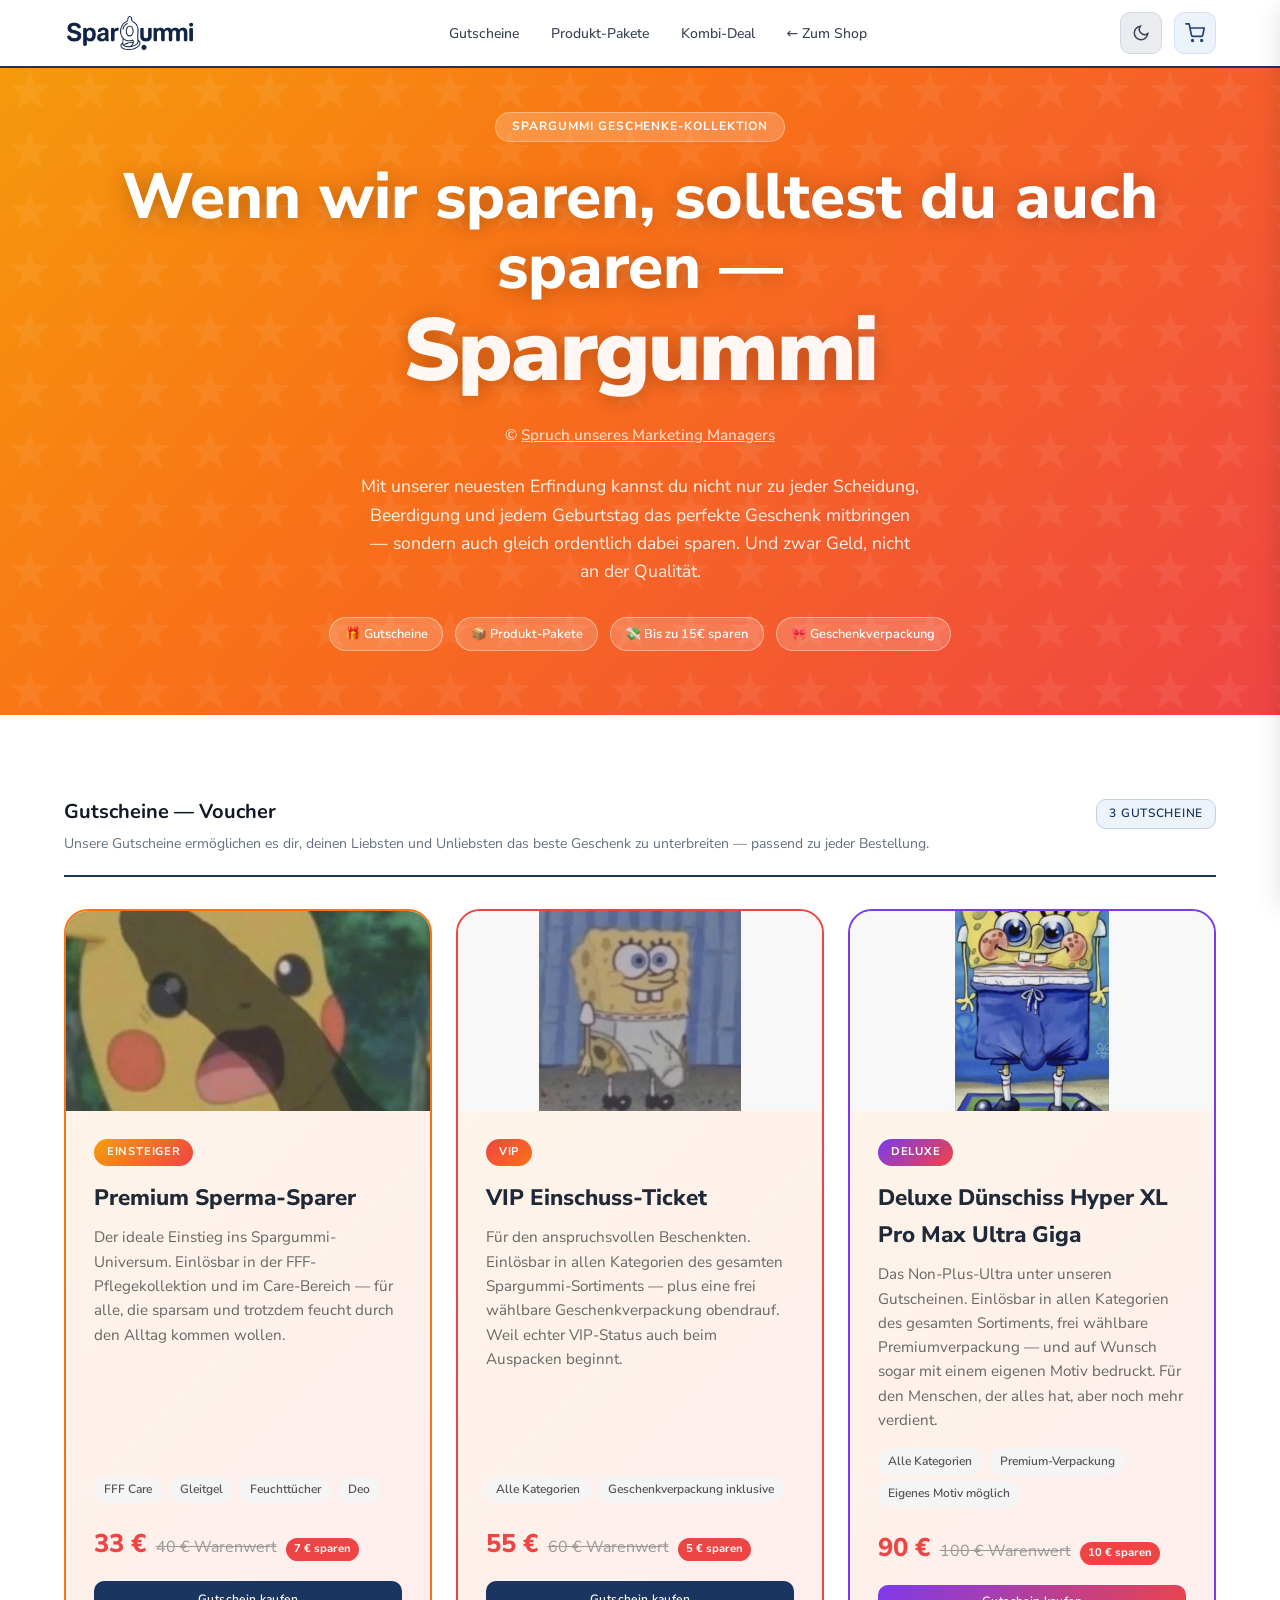
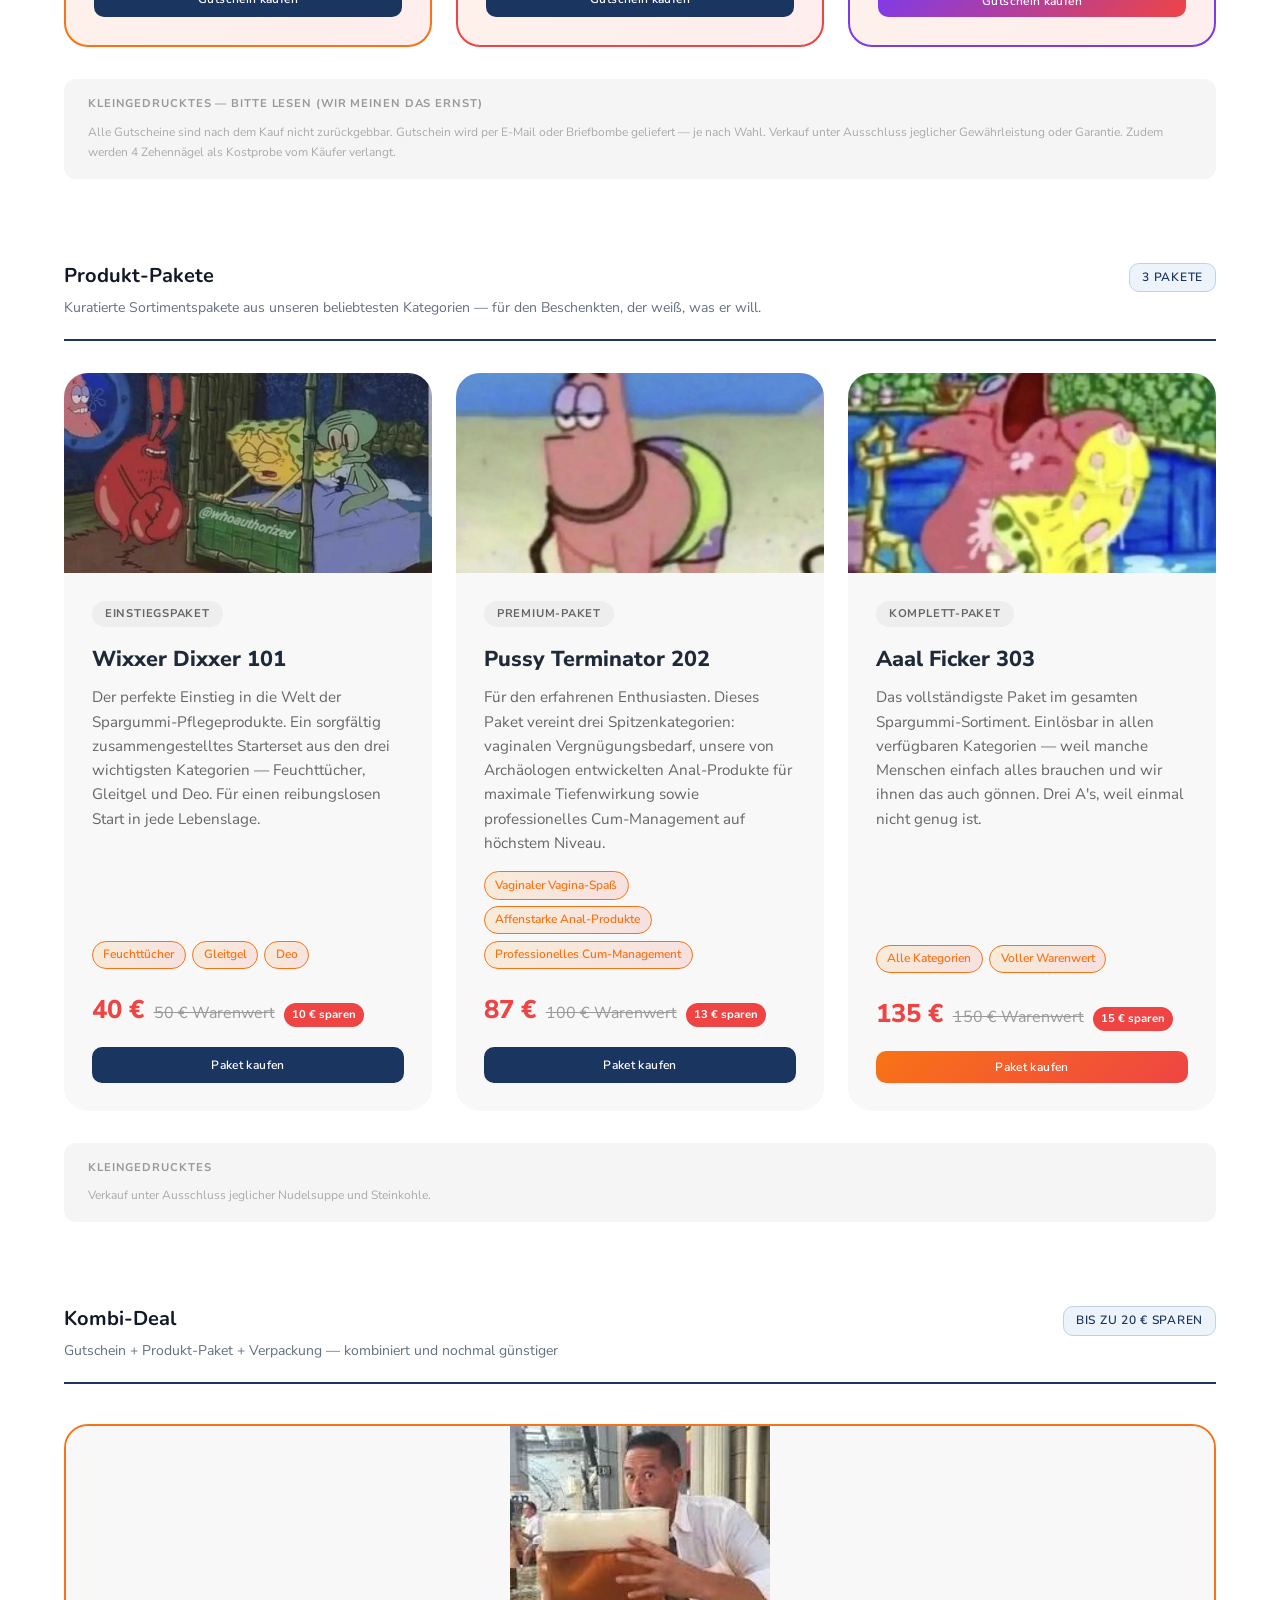
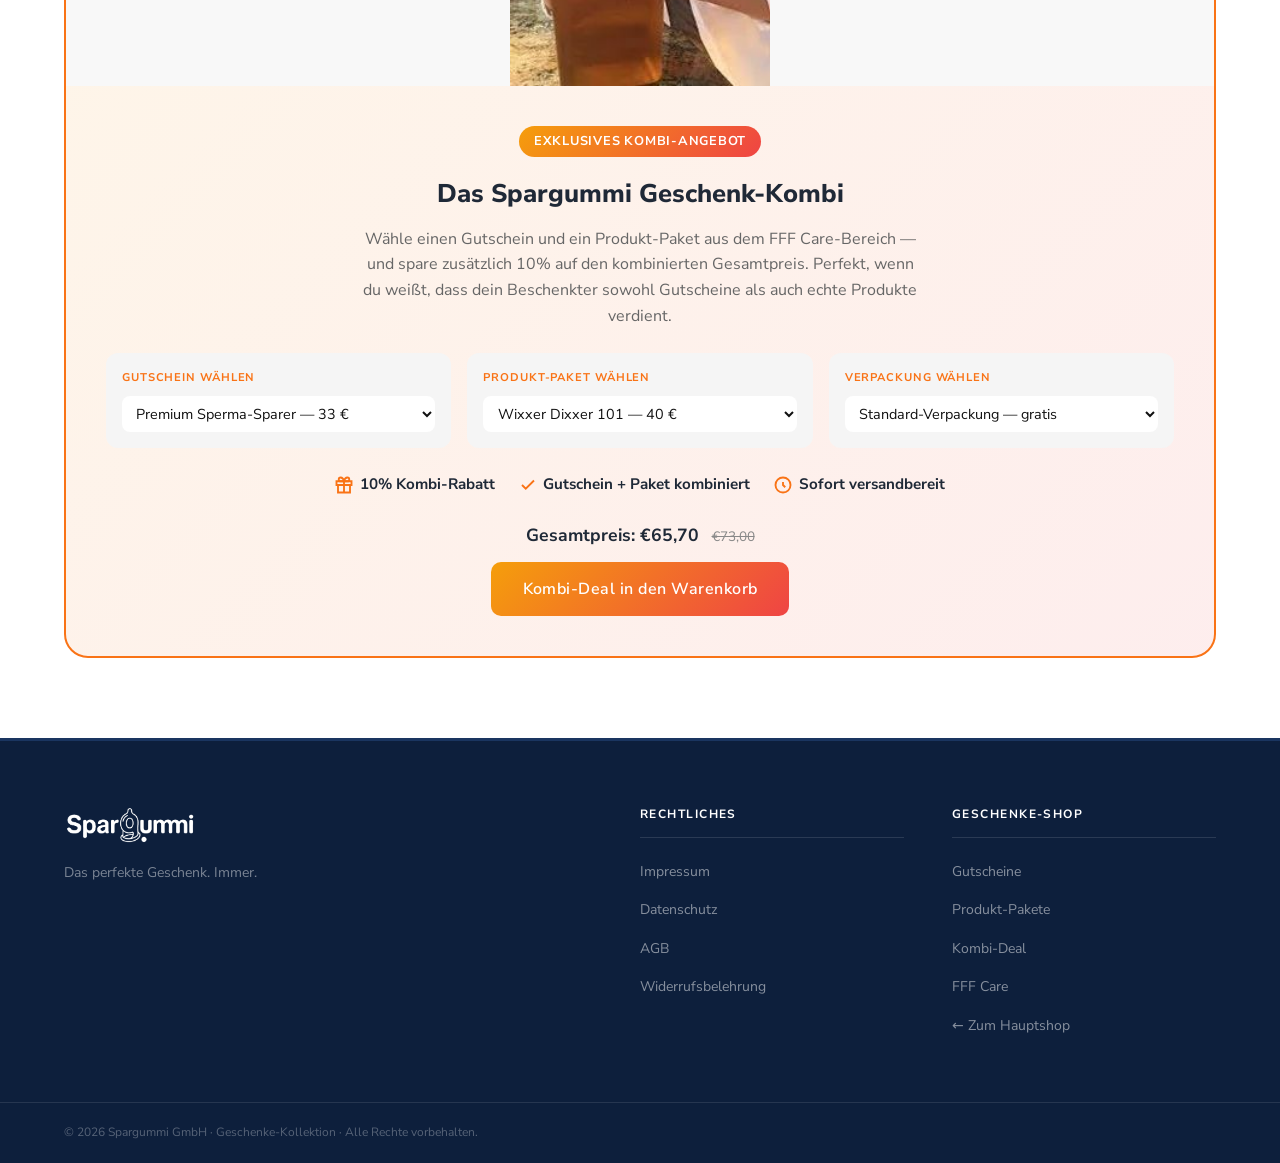
<file: gift/index.html>
<!DOCTYPE html>
<html lang="de">
<head>
  <meta charset="UTF-8" />
  <meta name="viewport" content="width=device-width, initial-scale=1.0" />
  <title>Geschenke – Gutscheine &amp; Produkt-Pakete | Spargummi</title>
  <meta name="description" content="Perfekte Geschenke für Geburtstag, Scheidung und Beerdigung — Gutscheine und Produkt-Pakete von Spargummi. Sparen und trotzdem großzügig sein." />
  <link rel="stylesheet" href="../style.css" />
  <link rel="preconnect" href="https://fonts.googleapis.com" />
  <link rel="preconnect" href="https://fonts.gstatic.com" crossorigin />
  <link rel="preload" href="https://fonts.googleapis.com/css2?family=Nunito:wght@400;500;600;700&family=Nunito+Sans:wght@400;500;600;700&display=swap" as="style" onload="this.onload=null;this.rel='stylesheet'" />
  <noscript><link href="https://fonts.googleapis.com/css2?family=Nunito:wght@400;500;600;700&family=Nunito+Sans:wght@400;500;600;700&display=swap" rel="stylesheet" /></noscript>

  <style>
    /* ── Gift Hero ── */
    .gift-hero {
      background: linear-gradient(135deg, #f59e0b 0%, #f97316 40%, #ef4444 100%);
      color: #fff;
      padding: 7rem 0 4rem;
      text-align: center;
      position: relative;
      overflow: hidden;
    }
    .gift-hero::before {
      content: '';
      position: absolute;
      inset: 0;
      background: url("data:image/svg+xml,%3Csvg width='60' height='60' viewBox='0 0 60 60' xmlns='http://www.w3.org/2000/svg'%3E%3Cg fill='none' fill-rule='evenodd'%3E%3Cg fill='%23ffffff' fill-opacity='0.06'%3E%3Cpath d='M30 10 L35 25 L50 25 L38 34 L43 49 L30 40 L17 49 L22 34 L10 25 L25 25 Z'/%3E%3C/g%3E%3C/g%3E%3C/svg%3E") repeat;
      pointer-events: none;
    }
    .gift-hero__eyebrow {
      display: inline-block;
      background: rgba(255,255,255,0.2);
      border: 1px solid rgba(255,255,255,0.35);
      border-radius: 999px;
      padding: .25rem 1rem;
      font-size: .75rem;
      font-weight: 700;
      letter-spacing: .08em;
      text-transform: uppercase;
      margin-bottom: 1.25rem;
    }
    .gift-hero__title {
      font-size: clamp(2.2rem, 6vw, 4rem);
      font-weight: 800;
      line-height: 1.1;
      margin: 0 0 .5rem;
      text-shadow: 0 2px 20px rgba(0,0,0,.25);
    }
    .gift-hero__abbr {
      font-size: clamp(3rem, 9vw, 5.5rem);
      font-weight: 900;
      letter-spacing: -.02em;
      display: block;
      opacity: .95;
    }
    .gift-hero__sub {
      font-size: 1.1rem;
      opacity: .9;
      max-width: 560px;
      margin: 1rem auto 2rem;
      line-height: 1.6;
    }
    .gift-hero__tagline {
      margin-top: 1.5rem;
      font-size: .8rem;
      opacity: .7;
    }
    .gift-hero__tagline a {
      color: #fff;
      text-decoration: underline;
      opacity: .85;
    }
    .gift-hero__badges {
      display: flex;
      gap: .75rem;
      justify-content: center;
      flex-wrap: wrap;
    }
    .gift-hero__badge {
      background: rgba(255,255,255,0.18);
      border: 1px solid rgba(255,255,255,.4);
      border-radius: 999px;
      padding: .35rem .9rem;
      font-size: .8rem;
      font-weight: 600;
    }

    /* ── Voucher Cards ── */
    .voucher-card {
      background: linear-gradient(135deg, #f59e0b18, #ef444418);
      border: 2px solid #f97316;
      border-radius: 1.5rem;
      padding: 0;
      overflow: hidden;
      display: flex;
      flex-direction: column;
      transition: transform .2s, box-shadow .2s;
    }
    .voucher-card:hover {
      transform: translateY(-4px);
      box-shadow: 0 12px 32px rgba(249,115,22,.2);
    }
    .voucher-card__image {
      width: 100%;
      height: 200px;
      object-fit: cover;
      display: block;
    }
    .voucher-card__body {
      padding: 1.75rem;
      flex: 1;
      display: flex;
      flex-direction: column;
    }
    .voucher-card__eyebrow {
      display: inline-block;
      background: linear-gradient(135deg, #f59e0b, #ef4444);
      color: #fff;
      border-radius: 999px;
      padding: .25rem .8rem;
      font-size: .7rem;
      font-weight: 700;
      letter-spacing: .07em;
      text-transform: uppercase;
      margin-bottom: .9rem;
      align-self: flex-start;
    }
    .voucher-card__title {
      font-size: 1.4rem;
      font-weight: 800;
      margin: 0 0 .5rem;
    }
    .voucher-card__desc {
      color: var(--text-muted, #666);
      font-size: .95rem;
      line-height: 1.6;
      margin-bottom: 1rem;
      flex: 1;
    }
    .voucher-card__tags {
      display: flex;
      flex-wrap: wrap;
      gap: .4rem;
      margin-bottom: 1.25rem;
    }
    .voucher-card__tag {
      background: var(--surface-2, #f5f5f5);
      border-radius: 999px;
      padding: .2rem .65rem;
      font-size: .75rem;
      font-weight: 600;
      color: var(--text-muted, #555);
    }
    .voucher-card__pricing {
      display: flex;
      align-items: baseline;
      gap: .6rem;
      margin-bottom: 1rem;
    }
    .voucher-card__price {
      font-size: 1.6rem;
      font-weight: 800;
      color: #ef4444;
    }
    .voucher-card__original {
      font-size: 1rem;
      text-decoration: line-through;
      color: var(--text-muted, #999);
    }
    .voucher-card__save {
      background: #ef4444;
      color: #fff;
      border-radius: 999px;
      padding: .15rem .5rem;
      font-size: .7rem;
      font-weight: 700;
    }
    .voucher-card__footer-note {
      font-size: .72rem;
      color: var(--text-muted, #aaa);
      margin-top: .75rem;
      line-height: 1.5;
    }

    /* ── Product Bundle Cards ── */
    .product-bundle-card {
      background: var(--surface-2, #f8f8f8);
      border: 1.5px solid var(--border, #e5e5e5);
      border-radius: 1.5rem;
      overflow: hidden;
      display: flex;
      flex-direction: column;
      transition: transform .2s, box-shadow .2s;
    }
    .product-bundle-card:hover {
      transform: translateY(-4px);
      box-shadow: 0 12px 32px rgba(0,0,0,.1);
    }
    .product-bundle-card__image {
      width: 100%;
      height: 200px;
      object-fit: cover;
      display: block;
    }
    .product-bundle-card__body {
      padding: 1.75rem;
      flex: 1;
      display: flex;
      flex-direction: column;
    }
    .product-bundle-card__eyebrow {
      display: inline-block;
      background: var(--surface, #eee);
      border-radius: 999px;
      padding: .25rem .8rem;
      font-size: .7rem;
      font-weight: 700;
      letter-spacing: .07em;
      text-transform: uppercase;
      margin-bottom: .9rem;
      align-self: flex-start;
      color: var(--text-muted, #666);
    }
    .product-bundle-card__title {
      font-size: 1.35rem;
      font-weight: 800;
      margin: 0 0 .5rem;
    }
    .product-bundle-card__desc {
      color: var(--text-muted, #666);
      font-size: .95rem;
      line-height: 1.6;
      margin-bottom: 1rem;
      flex: 1;
    }
    .product-bundle-card__categories {
      display: flex;
      flex-wrap: wrap;
      gap: .4rem;
      margin-bottom: 1.25rem;
    }
    .product-bundle-card__cat {
      background: linear-gradient(135deg, #f59e0b22, #ef444422);
      border: 1px solid #f97316;
      border-radius: 999px;
      padding: .2rem .65rem;
      font-size: .75rem;
      font-weight: 600;
      color: #f97316;
    }
    .product-bundle-card__pricing {
      display: flex;
      align-items: baseline;
      gap: .6rem;
      margin-bottom: 1rem;
    }
    .product-bundle-card__price {
      font-size: 1.6rem;
      font-weight: 800;
      color: #ef4444;
    }
    .product-bundle-card__original {
      font-size: 1rem;
      text-decoration: line-through;
      color: var(--text-muted, #999);
    }
    .product-bundle-card__save {
      background: #ef4444;
      color: #fff;
      border-radius: 999px;
      padding: .15rem .5rem;
      font-size: .7rem;
      font-weight: 700;
    }
    .product-bundle-card__footer-note {
      font-size: .72rem;
      color: var(--text-muted, #aaa);
      margin-top: .75rem;
      line-height: 1.5;
    }

    /* ── Voucher Grid ── */
    .voucher-grid {
      display: grid;
      grid-template-columns: repeat(auto-fit, minmax(280px, 1fr));
      gap: 1.5rem;
    }

    /* ── Fine Print Section ── */
    .fine-print-box {
      background: var(--surface-2, #f5f5f5);
      border: 1px dashed var(--border, #ddd);
      border-radius: .75rem;
      padding: 1rem 1.5rem;
      margin-top: 2rem;
    }
    .fine-print-box__title {
      font-size: .7rem;
      font-weight: 700;
      letter-spacing: .08em;
      text-transform: uppercase;
      color: var(--text-muted, #999);
      margin-bottom: .5rem;
    }
    .fine-print-box p {
      font-size: .75rem;
      color: var(--text-muted, #aaa);
      line-height: 1.7;
      margin: 0;
    }

    /* ── Kombi-Deal Bundle ── */
    .kombideal-card {
      background: linear-gradient(135deg, #f59e0b18, #ef444418);
      border: 2px solid #f97316;
      border-radius: 1.5rem;
      padding: 2.5rem;
      margin-top: 2.5rem;
      text-align: center;
    }
    .kombideal-card__eyebrow {
      display: inline-block;
      background: linear-gradient(135deg, #f59e0b, #ef4444);
      color: #fff;
      border-radius: 999px;
      padding: .3rem .9rem;
      font-size: .8rem;
      font-weight: 700;
      letter-spacing: .06em;
      text-transform: uppercase;
      margin-bottom: 1rem;
    }
    .kombideal-card__title {
      font-size: 1.6rem;
      font-weight: 800;
      margin: 0 0 .75rem;
    }
    .kombideal-card__desc {
      color: var(--text-muted, #666);
      margin-bottom: 1.5rem;
      font-size: 1rem;
      line-height: 1.6;
      max-width: 560px;
      margin-left: auto;
      margin-right: auto;
    }
    .kombideal-card__select-group {
      display: grid;
      grid-template-columns: repeat(auto-fit, minmax(200px, 1fr));
      gap: 1rem;
      margin-bottom: 1.5rem;
      text-align: left;
    }
    .kombideal-card__select-item {
      background: var(--surface-2, #f5f5f5);
      border-radius: .75rem;
      padding: 1rem;
    }
    .kombideal-card__select-label {
      font-size: .7rem;
      font-weight: 700;
      text-transform: uppercase;
      letter-spacing: .08em;
      color: #f97316;
      margin-bottom: .5rem;
    }
    .kombideal-card__select-item select {
      width: 100%;
      border: 1px solid var(--border, #ddd);
      border-radius: .5rem;
      padding: .45rem .65rem;
      font-family: inherit;
      font-size: .9rem;
      background: var(--surface, #fff);
      color: var(--text, #111);
      cursor: pointer;
    }
    .kombideal-card__highlight {
      display: flex;
      align-items: center;
      justify-content: center;
      gap: 1.5rem;
      flex-wrap: wrap;
      margin-bottom: 1.5rem;
    }
    .kombideal-card__tag {
      display: flex;
      align-items: center;
      gap: .4rem;
      font-weight: 700;
      font-size: .95rem;
    }
    .kombideal-card__tag svg {
      color: #f97316;
    }
  </style>
</head>
<body>

  <!-- ═══════════════ HEADER ═══════════════ -->
  <header class="header" id="header">
    <div class="container header__inner">
      <a href="/" class="logo" aria-label="Spargummi Home">
        <img src="../images/logo.webp" alt="Spargummi" class="logo__img" width="853" height="259" fetchpriority="high" />
      </a>

      <nav class="nav" id="nav" aria-label="Main navigation">
        <ul class="nav__list">
          <li><a href="#gutscheine" class="nav__link">Gutscheine</a></li>
          <li><a href="#pakete" class="nav__link">Produkt-Pakete</a></li>
          <li><a href="#kombi" class="nav__link">Kombi-Deal</a></li>
          <li><a href="/" class="nav__link">← Zum Shop</a></li>
        </ul>
      </nav>

      <div class="header__actions">
        <button class="theme-toggle" id="themeToggle" aria-label="Farbschema wechseln">
          <svg class="theme-toggle__moon" viewBox="0 0 24 24" fill="none" stroke="currentColor" stroke-width="2" aria-hidden="true"><path d="M21 12.79A9 9 0 1 1 11.21 3 7 7 0 0 0 21 12.79z"/></svg>
          <svg class="theme-toggle__sun" viewBox="0 0 24 24" fill="none" stroke="currentColor" stroke-width="2" aria-hidden="true"><circle cx="12" cy="12" r="5"/><line x1="12" y1="1" x2="12" y2="3"/><line x1="12" y1="21" x2="12" y2="23"/><line x1="4.22" y1="4.22" x2="5.64" y2="5.64"/><line x1="18.36" y1="18.36" x2="19.78" y2="19.78"/><line x1="1" y1="12" x2="3" y2="12"/><line x1="21" y1="12" x2="23" y2="12"/><line x1="4.22" y1="19.78" x2="5.64" y2="18.36"/><line x1="18.36" y1="5.64" x2="19.78" y2="4.22"/></svg>
        </button>
        <button class="cart-btn" id="cartBtn" aria-label="Shopping cart">
          <svg class="cart-btn__icon" viewBox="0 0 24 24" fill="none" stroke="currentColor" stroke-width="2" stroke-linecap="round" stroke-linejoin="round" aria-hidden="true">
            <circle cx="9" cy="21" r="1"/><circle cx="20" cy="21" r="1"/>
            <path d="M1 1h4l2.68 13.39a2 2 0 0 0 2 1.61h9.72a2 2 0 0 0 2-1.61L23 6H6"/>
          </svg>
          <span class="cart-btn__count" id="cartCount" aria-live="polite">0</span>
        </button>
        <button class="hamburger" id="hamburger" aria-label="Toggle menu" aria-expanded="false">
          <span></span><span></span><span></span>
        </button>
      </div>
    </div>
  </header>

  <!-- ═══════════════ GIFT HERO ═══════════════ -->
  <section class="gift-hero">
    <div class="container">
      <span class="gift-hero__eyebrow">Spargummi Geschenke-Kollektion</span>
      <h1 class="gift-hero__title">
        Wenn wir sparen, solltest du auch sparen —
        <span class="gift-hero__abbr">Spargummi</span>
      </h1>
      <p class="gift-hero__tagline" style="font-size:.95rem; opacity:.85; margin-bottom:1.5rem;">
        © <a href="/team/" style="color:#fff; text-decoration:underline; font-weight:600;">Spruch unseres Marketing Managers</a>
      </p>
      <p class="gift-hero__sub">
        Mit unserer neuesten Erfindung kannst du nicht nur zu jeder Scheidung, Beerdigung und
        jedem Geburtstag das perfekte Geschenk mitbringen — sondern auch gleich ordentlich dabei
        sparen. Und zwar Geld, nicht an der Qualität.
      </p>
      <div class="gift-hero__badges">
        <span class="gift-hero__badge">🎁 Gutscheine</span>
        <span class="gift-hero__badge">📦 Produkt-Pakete</span>
        <span class="gift-hero__badge">💸 Bis zu 15€ sparen</span>
        <span class="gift-hero__badge">🎀 Geschenkverpackung</span>
      </div>
    </div>
  </section>

  <!-- ═══════════════ SHOP ═══════════════ -->
  <section class="shop" id="shop">
    <div class="container">

      <!-- ══ Sektion 1: Gutscheine ══ -->
      <div class="shop-category" id="gutscheine">
        <div class="shop-category__header">
          <div class="shop-category__header-text">
            <h2 class="shop-category__title">Gutscheine — Voucher</h2>
            <p class="shop-category__desc">
              Unsere Gutscheine ermöglichen es dir, deinen Liebsten und Unliebsten
              das beste Geschenk zu unterbreiten — passend zu jeder Bestellung.
            </p>
          </div>
          <span class="shop-category__badge">3 Gutscheine</span>
        </div>

        <div class="voucher-grid">

          <!-- Gutschein 1 -->
          <div class="voucher-card">
            <img src="images/1.jpg" alt="Premium Sperma-Sparer Gutschein" class="voucher-card__image" loading="lazy" width="400" height="200" />
            <div class="voucher-card__body">
              <span class="voucher-card__eyebrow">Einsteiger</span>
              <h3 class="voucher-card__title">Premium Sperma-Sparer</h3>
              <p class="voucher-card__desc">
                Der ideale Einstieg ins Spargummi-Universum. Einlösbar in der FFF-Pflegekollektion
                und im Care-Bereich — für alle, die sparsam und trotzdem feucht durch den Alltag kommen wollen.
              </p>
              <div class="voucher-card__tags">
                <span class="voucher-card__tag">FFF Care</span>
                <span class="voucher-card__tag">Gleitgel</span>
                <span class="voucher-card__tag">Feuchttücher</span>
                <span class="voucher-card__tag">Deo</span>
              </div>
              <div class="voucher-card__pricing">
                <span class="voucher-card__price">33 €</span>
                <span class="voucher-card__original">40 € Warenwert</span>
                <span class="voucher-card__save">7 € sparen</span>
              </div>
              <button class="btn btn--primary add-to-cart" data-name="Premium Sperma-Sparer Gutschein (40€)" data-price="33.00">
                Gutschein kaufen
              </button>
            </div>
          </div>

          <!-- Gutschein 2 -->
          <div class="voucher-card" style="border-color:#ef4444;">
            <img src="images/2.jpg" alt="VIP Einschuss-Ticket Gutschein" class="voucher-card__image" style="object-fit:contain; background:#f8f8f8;" loading="lazy" width="400" height="200" />
            <div class="voucher-card__body">
              <span class="voucher-card__eyebrow" style="background:linear-gradient(135deg,#ef4444,#f97316);">VIP</span>
              <h3 class="voucher-card__title">VIP Einschuss-Ticket</h3>
              <p class="voucher-card__desc">
                Für den anspruchsvollen Beschenkten. Einlösbar in allen Kategorien des gesamten
                Spargummi-Sortiments — plus eine frei wählbare Geschenkverpackung obendrauf.
                Weil echter VIP-Status auch beim Auspacken beginnt.
              </p>
              <div class="voucher-card__tags">
                <span class="voucher-card__tag">Alle Kategorien</span>
                <span class="voucher-card__tag">Geschenkverpackung inklusive</span>
              </div>
              <div class="voucher-card__pricing">
                <span class="voucher-card__price">55 €</span>
                <span class="voucher-card__original">60 € Warenwert</span>
                <span class="voucher-card__save">5 € sparen</span>
              </div>
              <button class="btn btn--primary add-to-cart" data-name="VIP Einschuss-Ticket Gutschein (60€)" data-price="55.00">
                Gutschein kaufen
              </button>
            </div>
          </div>

          <!-- Gutschein 3 -->
          <div class="voucher-card" style="border-color:#7c3aed;">
            <img src="images/3.jpg" alt="Deluxe Dünschiss Hyper XL Pro Max Ultra Giga Gutschein" class="voucher-card__image" style="object-fit:contain; background:#f8f8f8;" loading="lazy" width="400" height="200" />
            <div class="voucher-card__body">
              <span class="voucher-card__eyebrow" style="background:linear-gradient(135deg,#7c3aed,#ef4444);">Deluxe</span>
              <h3 class="voucher-card__title">Deluxe Dünschiss Hyper XL Pro Max Ultra Giga</h3>
              <p class="voucher-card__desc">
                Das Non-Plus-Ultra unter unseren Gutscheinen. Einlösbar in allen Kategorien des
                gesamten Sortiments, frei wählbare Premiumverpackung — und auf Wunsch sogar mit
                einem eigenen Motiv bedruckt. Für den Menschen, der alles hat, aber noch mehr verdient.
              </p>
              <div class="voucher-card__tags">
                <span class="voucher-card__tag">Alle Kategorien</span>
                <span class="voucher-card__tag">Premium-Verpackung</span>
                <span class="voucher-card__tag">Eigenes Motiv möglich</span>
              </div>
              <div class="voucher-card__pricing">
                <span class="voucher-card__price">90 €</span>
                <span class="voucher-card__original">100 € Warenwert</span>
                <span class="voucher-card__save">10 € sparen</span>
              </div>
              <button class="btn btn--primary add-to-cart" style="background:linear-gradient(135deg,#7c3aed,#ef4444);border:none;" data-name="Deluxe Dünschiss Hyper XL Pro Max Ultra Giga Gutschein (100€)" data-price="90.00">
                Gutschein kaufen
              </button>
            </div>
          </div>

        </div>

        <!-- Gutschein-Kleingedrucktes -->
        <div class="fine-print-box">
          <div class="fine-print-box__title">Kleingedrucktes — Bitte lesen (wir meinen das ernst)</div>
          <p>
            Alle Gutscheine sind nach dem Kauf nicht zurückgebbar. Gutschein wird per E-Mail
            oder Briefbombe geliefert — je nach Wahl. Verkauf unter Ausschluss jeglicher
            Gewährleistung oder Garantie. Zudem werden 4 Zehennägel als Kostprobe vom Käufer verlangt.
          </p>
        </div>

      </div>

      <!-- ══ Sektion 2: Produkt-Pakete ══ -->
      <div class="shop-category" id="pakete">
        <div class="shop-category__header">
          <div class="shop-category__header-text">
            <h2 class="shop-category__title">Produkt-Pakete</h2>
            <p class="shop-category__desc">Kuratierte Sortimentspakete aus unseren beliebtesten Kategorien — für den Beschenkten, der weiß, was er will.</p>
          </div>
          <span class="shop-category__badge">3 Pakete</span>
        </div>

        <div class="voucher-grid">

          <!-- Paket 1 -->
          <div class="product-bundle-card">
            <img src="images/4.jpg" alt="Wixxer Dixxer 101 Paket" class="product-bundle-card__image" loading="lazy" width="400" height="200" />
            <div class="product-bundle-card__body">
              <span class="product-bundle-card__eyebrow">Einstiegspaket</span>
              <h3 class="product-bundle-card__title">Wixxer Dixxer 101</h3>
              <p class="product-bundle-card__desc">
                Der perfekte Einstieg in die Welt der Spargummi-Pflegeprodukte.
                Ein sorgfältig zusammengestelltes Starterset aus den drei wichtigsten
                Kategorien — Feuchttücher, Gleitgel und Deo. Für einen reibungslosen Start
                in jede Lebenslage.
              </p>
              <div class="product-bundle-card__categories">
                <span class="product-bundle-card__cat">Feuchttücher</span>
                <span class="product-bundle-card__cat">Gleitgel</span>
                <span class="product-bundle-card__cat">Deo</span>
              </div>
              <div class="product-bundle-card__pricing">
                <span class="product-bundle-card__price">40 €</span>
                <span class="product-bundle-card__original">50 € Warenwert</span>
                <span class="product-bundle-card__save">10 € sparen</span>
              </div>
              <button class="btn btn--primary add-to-cart" data-name="Wixxer Dixxer 101 Paket" data-price="40.00">
                Paket kaufen
              </button>
            </div>
          </div>

          <!-- Paket 2 -->
          <div class="product-bundle-card">
            <img src="images/5.jpg" alt="Pussy Terminator 202 Paket" class="product-bundle-card__image" loading="lazy" width="400" height="200" />
            <div class="product-bundle-card__body">
              <span class="product-bundle-card__eyebrow">Premium-Paket</span>
              <h3 class="product-bundle-card__title">Pussy Terminator 202</h3>
              <p class="product-bundle-card__desc">
                Für den erfahrenen Enthusiasten. Dieses Paket vereint drei Spitzenkategorien:
                vaginalen Vergnügungsbedarf, unsere von Archäologen entwickelten Anal-Produkte
                für maximale Tiefenwirkung sowie professionelles Cum-Management auf höchstem Niveau.
              </p>
              <div class="product-bundle-card__categories">
                <span class="product-bundle-card__cat">Vaginaler Vagina-Spaß</span>
                <span class="product-bundle-card__cat">Affenstarke Anal-Produkte</span>
                <span class="product-bundle-card__cat">Professionelles Cum-Management</span>
              </div>
              <div class="product-bundle-card__pricing">
                <span class="product-bundle-card__price">87 €</span>
                <span class="product-bundle-card__original">100 € Warenwert</span>
                <span class="product-bundle-card__save">13 € sparen</span>
              </div>
              <button class="btn btn--primary add-to-cart" data-name="Pussy Terminator 202 Paket" data-price="87.00">
                Paket kaufen
              </button>
            </div>
          </div>

          <!-- Paket 3 -->
          <div class="product-bundle-card" style="border-color:#f97316;">
            <img src="images/6.jpg" alt="Aaal Ficker 303 Paket" class="product-bundle-card__image" loading="lazy" width="400" height="200" />
            <div class="product-bundle-card__body">
              <span class="product-bundle-card__eyebrow">Komplett-Paket</span>
              <h3 class="product-bundle-card__title">Aaal Ficker 303</h3>
              <p class="product-bundle-card__desc">
                Das vollständigste Paket im gesamten Spargummi-Sortiment. Einlösbar in
                allen verfügbaren Kategorien — weil manche Menschen einfach alles brauchen
                und wir ihnen das auch gönnen. Drei A's, weil einmal nicht genug ist.
              </p>
              <div class="product-bundle-card__categories">
                <span class="product-bundle-card__cat">Alle Kategorien</span>
                <span class="product-bundle-card__cat">Voller Warenwert</span>
              </div>
              <div class="product-bundle-card__pricing">
                <span class="product-bundle-card__price">135 €</span>
                <span class="product-bundle-card__original">150 € Warenwert</span>
                <span class="product-bundle-card__save">15 € sparen</span>
              </div>
              <button class="btn btn--primary add-to-cart" style="background:linear-gradient(135deg,#f97316,#ef4444);border:none;" data-name="Aaal Ficker 303 Paket" data-price="135.00">
                Paket kaufen
              </button>
            </div>
          </div>

        </div>

        <!-- Paket-Kleingedrucktes -->
        <div class="fine-print-box">
          <div class="fine-print-box__title">Kleingedrucktes</div>
          <p>
            Verkauf unter Ausschluss jeglicher Nudelsuppe und Steinkohle.
          </p>
        </div>

      </div>

      <!-- ══ Sektion 3: Kombi-Deal ══ -->
      <div class="shop-category" id="kombi">
        <div class="shop-category__header">
          <div class="shop-category__header-text">
            <h2 class="shop-category__title">Kombi-Deal</h2>
            <p class="shop-category__desc">Gutschein + Produkt-Paket + Verpackung — kombiniert und nochmal günstiger</p>
          </div>
          <span class="shop-category__badge">Bis zu 20 € sparen</span>
        </div>

        <div class="kombideal-card" style="padding:0; overflow:hidden;">
          <img src="images/7.jpg" alt="Spargummi Geschenk-Kombi" style="width:100%; height:260px; object-fit:contain; background:#f8f8f8; display:block;" loading="lazy" width="1200" height="260" />
          <div style="padding:2.5rem;">
          <span class="kombideal-card__eyebrow">Exklusives Kombi-Angebot</span>
          <h2 class="kombideal-card__title">Das Spargummi Geschenk-Kombi</h2>
          <p class="kombideal-card__desc">
            Wähle einen Gutschein und ein Produkt-Paket aus dem FFF Care-Bereich —
            und spare zusätzlich 10% auf den kombinierten Gesamtpreis.
            Perfekt, wenn du weißt, dass dein Beschenkter sowohl Gutscheine
            als auch echte Produkte verdient.
          </p>

          <div class="kombideal-card__select-group">
            <div class="kombideal-card__select-item">
              <div class="kombideal-card__select-label">Gutschein wählen</div>
              <select id="comboVoucher" aria-label="Gutschein wählen">
                <option value="Premium Sperma-Sparer Gutschein|33">Premium Sperma-Sparer — 33 €</option>
                <option value="VIP Einschuss-Ticket Gutschein|55">VIP Einschuss-Ticket — 55 €</option>
                <option value="Deluxe Dünschiss Hyper XL Gutschein|90">Deluxe Dünschiss Hyper XL — 90 €</option>
              </select>
            </div>
            <div class="kombideal-card__select-item">
              <div class="kombideal-card__select-label">Produkt-Paket wählen</div>
              <select id="comboPaket" aria-label="Produkt-Paket wählen">
                <option value="Wixxer Dixxer 101 Paket|40">Wixxer Dixxer 101 — 40 €</option>
                <option value="Pussy Terminator 202 Paket|87">Pussy Terminator 202 — 87 €</option>
                <option value="Aaal Ficker 303 Paket|135">Aaal Ficker 303 — 135 €</option>
              </select>
            </div>
            <div class="kombideal-card__select-item">
              <div class="kombideal-card__select-label">Verpackung wählen</div>
              <select id="comboVerpackung" aria-label="Verpackung wählen">
                <option value="Standard-Verpackung|0">Standard-Verpackung — gratis</option>
                <option value="Premium-Geschenkverpackung|5">Premium-Geschenkverpackung — +5 €</option>
                <option value="Verpackung mit eigenem Motiv|12">Mit eigenem Motiv — +12 €</option>
              </select>
            </div>
          </div>

          <div class="kombideal-card__highlight">
            <span class="kombideal-card__tag">
              <svg viewBox="0 0 24 24" fill="none" stroke="currentColor" stroke-width="2.5" width="18" height="18" aria-hidden="true"><path d="M20 12V22H4V12"/><path d="M22 7H2v5h20V7z"/><path d="M12 22V7"/><path d="M12 7H7.5a2.5 2.5 0 010-5C11 2 12 7 12 7z"/><path d="M12 7h4.5a2.5 2.5 0 000-5C13 2 12 7 12 7z"/></svg>
              10% Kombi-Rabatt
            </span>
            <span class="kombideal-card__tag">
              <svg viewBox="0 0 24 24" fill="none" stroke="currentColor" stroke-width="2.5" width="18" height="18" aria-hidden="true"><polyline points="20 6 9 17 4 12"/></svg>
              Gutschein + Paket kombiniert
            </span>
            <span class="kombideal-card__tag">
              <svg viewBox="0 0 24 24" fill="none" stroke="currentColor" stroke-width="2.5" width="18" height="18" aria-hidden="true"><circle cx="12" cy="12" r="10"/><path d="M12 8v4l3 3"/></svg>
              Sofort versandbereit
            </span>
          </div>

          <div style="margin-bottom:.75rem; font-size:1.1rem; font-weight:700;">
            Gesamtpreis: <span id="comboPrice">€65,70</span>
            <span style="font-size:.85rem; font-weight:400; color: var(--text-muted,#888); text-decoration:line-through; margin-left:.5rem;" id="comboPriceOld">€73,00</span>
          </div>

          <button class="btn btn--primary btn--lg" id="addComboToCart" style="background:linear-gradient(135deg,#f59e0b,#ef4444);border:none;">
            Kombi-Deal in den Warenkorb
          </button>
          </div><!-- /inner padding wrapper -->
        </div>

      </div>

    </div>
  </section>

  <!-- ═══════════════ FOOTER ═══════════════ -->
  <footer class="footer" id="footer-bottom">
    <div class="container footer__inner">
      <div class="footer__brand">
        <a href="/" class="logo logo--light" aria-label="Spargummi">
          <img src="../images/logo.webp" alt="Spargummi" class="logo__img logo__img--light" width="853" height="259" />
        </a>
        <p class="footer__tagline">Das perfekte Geschenk. Immer.</p>
      </div>

      <div class="footer__links-group">
        <h4 class="footer__heading">Rechtliches</h4>
        <ul class="footer__links">
          <li><a href="#" class="footer__link">Impressum</a></li>
          <li><a href="#" class="footer__link">Datenschutz</a></li>
          <li><a href="#" class="footer__link">AGB</a></li>
          <li><a href="#" class="footer__link">Widerrufsbelehrung</a></li>
        </ul>
      </div>

      <div class="footer__links-group">
        <h4 class="footer__heading">Geschenke-Shop</h4>
        <ul class="footer__links">
          <li><a href="#gutscheine" class="footer__link">Gutscheine</a></li>
          <li><a href="#pakete" class="footer__link">Produkt-Pakete</a></li>
          <li><a href="#kombi" class="footer__link">Kombi-Deal</a></li>
          <li><a href="/care/" class="footer__link">FFF Care</a></li>
          <li><a href="/" class="footer__link">← Zum Hauptshop</a></li>
        </ul>
      </div>
    </div>

    <div class="footer__bottom">
      <div class="container">
        <p>&copy; 2026 Spargummi GmbH · Geschenke-Kollektion · Alle Rechte vorbehalten.</p>
      </div>
    </div>
  </footer>

  <!-- ═══════════════ CART DRAWER ═══════════════ -->
  <div class="cart-overlay" id="cartOverlay" aria-hidden="true"></div>
  <aside class="cart-drawer" id="cartDrawer" aria-label="Shopping cart" aria-hidden="true">
    <div class="cart-drawer__header">
      <h2 class="cart-drawer__title">Warenkorb</h2>
      <button class="cart-drawer__close" id="cartClose" aria-label="Close cart">
        <svg viewBox="0 0 24 24" fill="none" stroke="currentColor" stroke-width="2" aria-hidden="true"><path d="M18 6L6 18M6 6l12 12"/></svg>
      </button>
    </div>
    <div class="cart-drawer__items" id="cartItems">
      <div class="cart-empty" id="cartEmpty">
        <svg viewBox="0 0 24 24" fill="none" stroke="currentColor" stroke-width="1.5" aria-hidden="true"><circle cx="9" cy="21" r="1"/><circle cx="20" cy="21" r="1"/><path d="M1 1h4l2.68 13.39a2 2 0 002 1.61h9.72a2 2 0 002-1.61L23 6H6"/></svg>
        <p>Dein Warenkorb ist leer.</p>
        <a href="#shop" class="btn btn--primary" id="cartShopLink">Jetzt shoppen</a>
      </div>
    </div>
    <div class="cart-drawer__footer" id="cartFooter" style="display:none">
      <div class="cart-drawer__total">
        <span>Gesamt</span>
        <span id="cartTotal">€0,00</span>
      </div>
      <button class="btn btn--primary btn--full">Zur Kasse</button>
      <p class="cart-drawer__note">Versandkostenfrei ab €15 · Diskrete Verpackung</p>
    </div>
  </aside>

  <!-- ═══════════════ TOAST ═══════════════ -->
  <div class="toast-container" id="toastContainer" aria-live="assertive" aria-atomic="true"></div>

  <script src="../main.js" defer></script>
  <script>
    function calcCombo() {
      const voucher   = parseFloat(document.getElementById('comboVoucher').value.split('|')[1]);
      const paket     = parseFloat(document.getElementById('comboPaket').value.split('|')[1]);
      const verpackung = parseFloat(document.getElementById('comboVerpackung').value.split('|')[1]);
      const subtotal  = voucher + paket + verpackung;
      const discounted = subtotal * 0.9;
      const fmt = v => new Intl.NumberFormat('de-DE', { style: 'currency', currency: 'EUR' }).format(v);
      document.getElementById('comboPrice').textContent    = fmt(discounted);
      document.getElementById('comboPriceOld').textContent = fmt(subtotal);
    }

    document.getElementById('comboVoucher').addEventListener('change', calcCombo);
    document.getElementById('comboPaket').addEventListener('change', calcCombo);
    document.getElementById('comboVerpackung').addEventListener('change', calcCombo);

    document.getElementById('addComboToCart').addEventListener('click', function () {
      const vVal  = document.getElementById('comboVoucher').value.split('|');
      const pVal  = document.getElementById('comboPaket').value.split('|');
      const verVal = document.getElementById('comboVerpackung').value.split('|');
      const total = (parseFloat(vVal[1]) + parseFloat(pVal[1]) + parseFloat(verVal[1])) * 0.9;
      const name  = `Kombi-Deal (${vVal[0]} + ${pVal[0]} + ${verVal[0]})`;
      if (typeof cart !== 'undefined') {
        cart.add(name, total.toFixed(2));
        if (typeof UI !== 'undefined') UI.showToast('Kombi-Deal hinzugefügt!');
      }
    });
  </script>
</body>
</html>
</file>
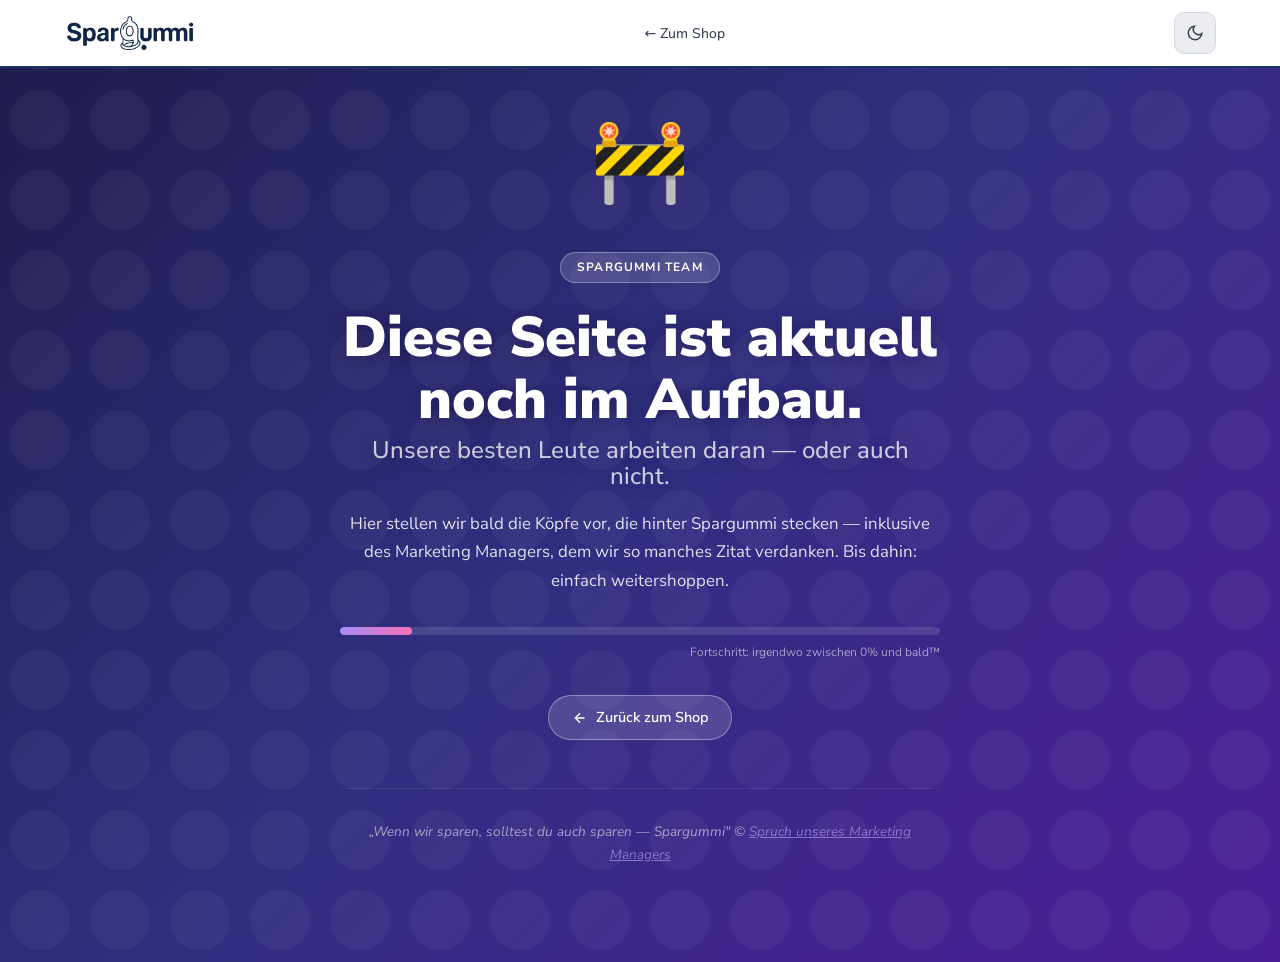
<file: team/index.html>
<!DOCTYPE html>
<html lang="de">
<head>
  <meta charset="UTF-8" />
  <meta name="viewport" content="width=device-width, initial-scale=1.0" />
  <title>Team | Spargummi</title>
  <meta name="description" content="Das Team hinter Spargummi — die Köpfe, die Ideen und die Menschen, die dafür sorgen, dass du günstig und gut geschützt durchs Leben kommst." />
  <link rel="stylesheet" href="../style.css" />
  <link rel="preconnect" href="https://fonts.googleapis.com" />
  <link rel="preconnect" href="https://fonts.gstatic.com" crossorigin />
  <link rel="preload" href="https://fonts.googleapis.com/css2?family=Nunito:wght@400;500;600;700&family=Nunito+Sans:wght@400;500;600;700&display=swap" as="style" onload="this.onload=null;this.rel='stylesheet'" />
  <noscript><link href="https://fonts.googleapis.com/css2?family=Nunito:wght@400;500;600;700&family=Nunito+Sans:wght@400;500;600;700&display=swap" rel="stylesheet" /></noscript>

  <style>
    .wip-hero {
      background: linear-gradient(135deg, #1e1b4b 0%, #312e81 50%, #4c1d95 100%);
      color: #fff;
      min-height: 100vh;
      display: flex;
      align-items: center;
      justify-content: center;
      text-align: center;
      padding: 6rem 1rem;
      position: relative;
      overflow: hidden;
    }
    .wip-hero::before {
      content: '';
      position: absolute;
      inset: 0;
      background: url("data:image/svg+xml,%3Csvg width='80' height='80' viewBox='0 0 80 80' xmlns='http://www.w3.org/2000/svg'%3E%3Cg fill='none' fill-rule='evenodd'%3E%3Cg fill='%23ffffff' fill-opacity='0.04'%3E%3Ccircle cx='40' cy='40' r='30'/%3E%3C/g%3E%3C/g%3E%3C/svg%3E") repeat;
      pointer-events: none;
    }
    .wip-inner {
      position: relative;
      max-width: 600px;
      margin: 0 auto;
    }
    .wip-icon {
      font-size: 5rem;
      margin-bottom: 1.5rem;
      display: block;
      animation: wip-bounce 2s ease-in-out infinite;
    }
    @keyframes wip-bounce {
      0%, 100% { transform: translateY(0); }
      50%       { transform: translateY(-12px); }
    }
    .wip-eyebrow {
      display: inline-block;
      background: rgba(255,255,255,.15);
      border: 1px solid rgba(255,255,255,.3);
      border-radius: 999px;
      padding: .3rem 1rem;
      font-size: .75rem;
      font-weight: 700;
      letter-spacing: .1em;
      text-transform: uppercase;
      margin-bottom: 1.5rem;
    }
    .wip-title {
      font-size: clamp(2rem, 6vw, 3.5rem);
      font-weight: 900;
      line-height: 1.1;
      margin: 0 0 1rem;
      text-shadow: 0 2px 20px rgba(0,0,0,.3);
    }
    .wip-title span {
      display: block;
      font-size: clamp(1.1rem, 3vw, 1.5rem);
      font-weight: 500;
      opacity: .75;
      margin-top: .4rem;
    }
    .wip-desc {
      font-size: 1.05rem;
      opacity: .85;
      line-height: 1.7;
      margin: 1.25rem 0 2rem;
    }
    .wip-progress {
      background: rgba(255,255,255,.12);
      border-radius: 999px;
      height: 8px;
      width: 100%;
      overflow: hidden;
      margin-bottom: .5rem;
    }
    .wip-progress__bar {
      background: linear-gradient(90deg, #a78bfa, #f472b6);
      height: 100%;
      width: 12%;
      border-radius: 999px;
      animation: wip-progress 3s ease-in-out infinite alternate;
    }
    @keyframes wip-progress {
      from { width: 8%; }
      to   { width: 18%; }
    }
    .wip-progress-label {
      font-size: .75rem;
      opacity: .55;
      text-align: right;
      margin-bottom: 2rem;
    }
    .wip-back {
      display: inline-flex;
      align-items: center;
      gap: .5rem;
      background: rgba(255,255,255,.15);
      border: 1px solid rgba(255,255,255,.35);
      border-radius: 999px;
      padding: .6rem 1.4rem;
      font-size: .9rem;
      font-weight: 600;
      color: #fff;
      text-decoration: none;
      transition: background .2s;
    }
    .wip-back:hover {
      background: rgba(255,255,255,.25);
    }
    .wip-quote {
      margin-top: 3rem;
      padding-top: 2rem;
      border-top: 1px solid rgba(255,255,255,.12);
      font-size: .85rem;
      opacity: .55;
      font-style: italic;
    }
    .wip-quote a {
      color: #c4b5fd;
      text-decoration: underline;
    }
  </style>
</head>
<body>

  <!-- ═══════════════ HEADER ═══════════════ -->
  <header class="header" id="header">
    <div class="container header__inner">
      <a href="/" class="logo" aria-label="Spargummi Home">
        <img src="../images/logo.webp" alt="Spargummi" class="logo__img" width="853" height="259" fetchpriority="high" />
      </a>
      <nav class="nav" id="nav" aria-label="Main navigation">
        <ul class="nav__list">
          <li><a href="/" class="nav__link">← Zum Shop</a></li>
        </ul>
      </nav>
      <div class="header__actions">
        <button class="theme-toggle" id="themeToggle" aria-label="Farbschema wechseln">
          <svg class="theme-toggle__moon" viewBox="0 0 24 24" fill="none" stroke="currentColor" stroke-width="2" aria-hidden="true"><path d="M21 12.79A9 9 0 1 1 11.21 3 7 7 0 0 0 21 12.79z"/></svg>
          <svg class="theme-toggle__sun" viewBox="0 0 24 24" fill="none" stroke="currentColor" stroke-width="2" aria-hidden="true"><circle cx="12" cy="12" r="5"/><line x1="12" y1="1" x2="12" y2="3"/><line x1="12" y1="21" x2="12" y2="23"/><line x1="4.22" y1="4.22" x2="5.64" y2="5.64"/><line x1="18.36" y1="18.36" x2="19.78" y2="19.78"/><line x1="1" y1="12" x2="3" y2="12"/><line x1="21" y1="12" x2="23" y2="12"/><line x1="4.22" y1="19.78" x2="5.64" y2="18.36"/><line x1="18.36" y1="5.64" x2="19.78" y2="4.22"/></svg>
        </button>
        <button class="hamburger" id="hamburger" aria-label="Toggle menu" aria-expanded="false">
          <span></span><span></span><span></span>
        </button>
      </div>
    </div>
  </header>

  <!-- ═══════════════ WIP SECTION ═══════════════ -->
  <section class="wip-hero">
    <div class="wip-inner">
      <span class="wip-icon" aria-hidden="true">🚧</span>
      <span class="wip-eyebrow">Spargummi Team</span>
      <h1 class="wip-title">
        Diese Seite ist aktuell noch im Aufbau.
        <span>Unsere besten Leute arbeiten daran — oder auch nicht.</span>
      </h1>
      <p class="wip-desc">
        Hier stellen wir bald die Köpfe vor, die hinter Spargummi stecken —
        inklusive des Marketing Managers, dem wir so manches Zitat verdanken.
        Bis dahin: einfach weitershoppen.
      </p>

      <div class="wip-progress" role="progressbar" aria-valuenow="12" aria-valuemin="0" aria-valuemax="100" aria-label="Fortschritt">
        <div class="wip-progress__bar"></div>
      </div>
      <p class="wip-progress-label">Fortschritt: irgendwo zwischen 0% und bald™</p>

      <a href="/" class="wip-back">
        <svg viewBox="0 0 24 24" fill="none" stroke="currentColor" stroke-width="2" width="16" height="16" aria-hidden="true"><path d="M19 12H5M12 5l-7 7 7 7"/></svg>
        Zurück zum Shop
      </a>

      <p class="wip-quote">
        „Wenn wir sparen, solltest du auch sparen — Spargummi" ©
        <a href="/team/">Spruch unseres Marketing Managers</a>
      </p>
    </div>
  </section>

  <script src="../main.js" defer></script>
</body>
</html>
</file>
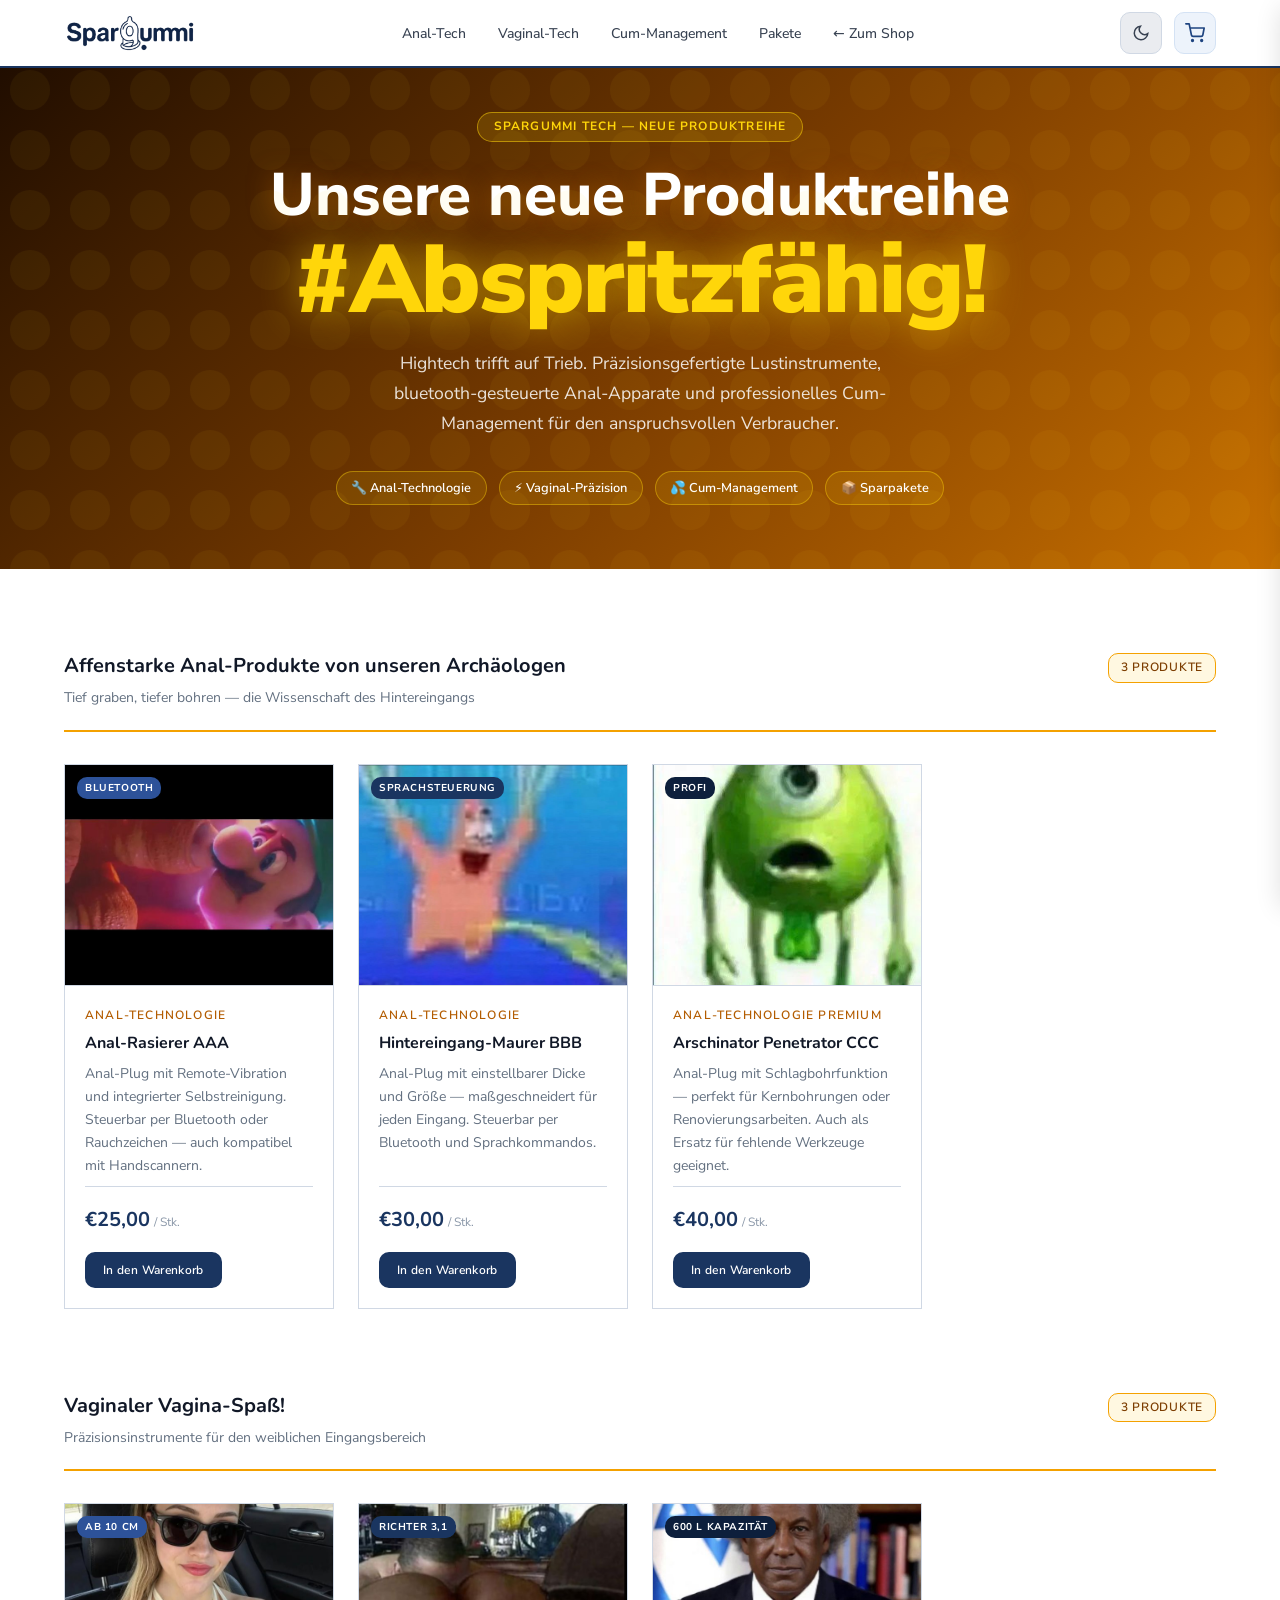
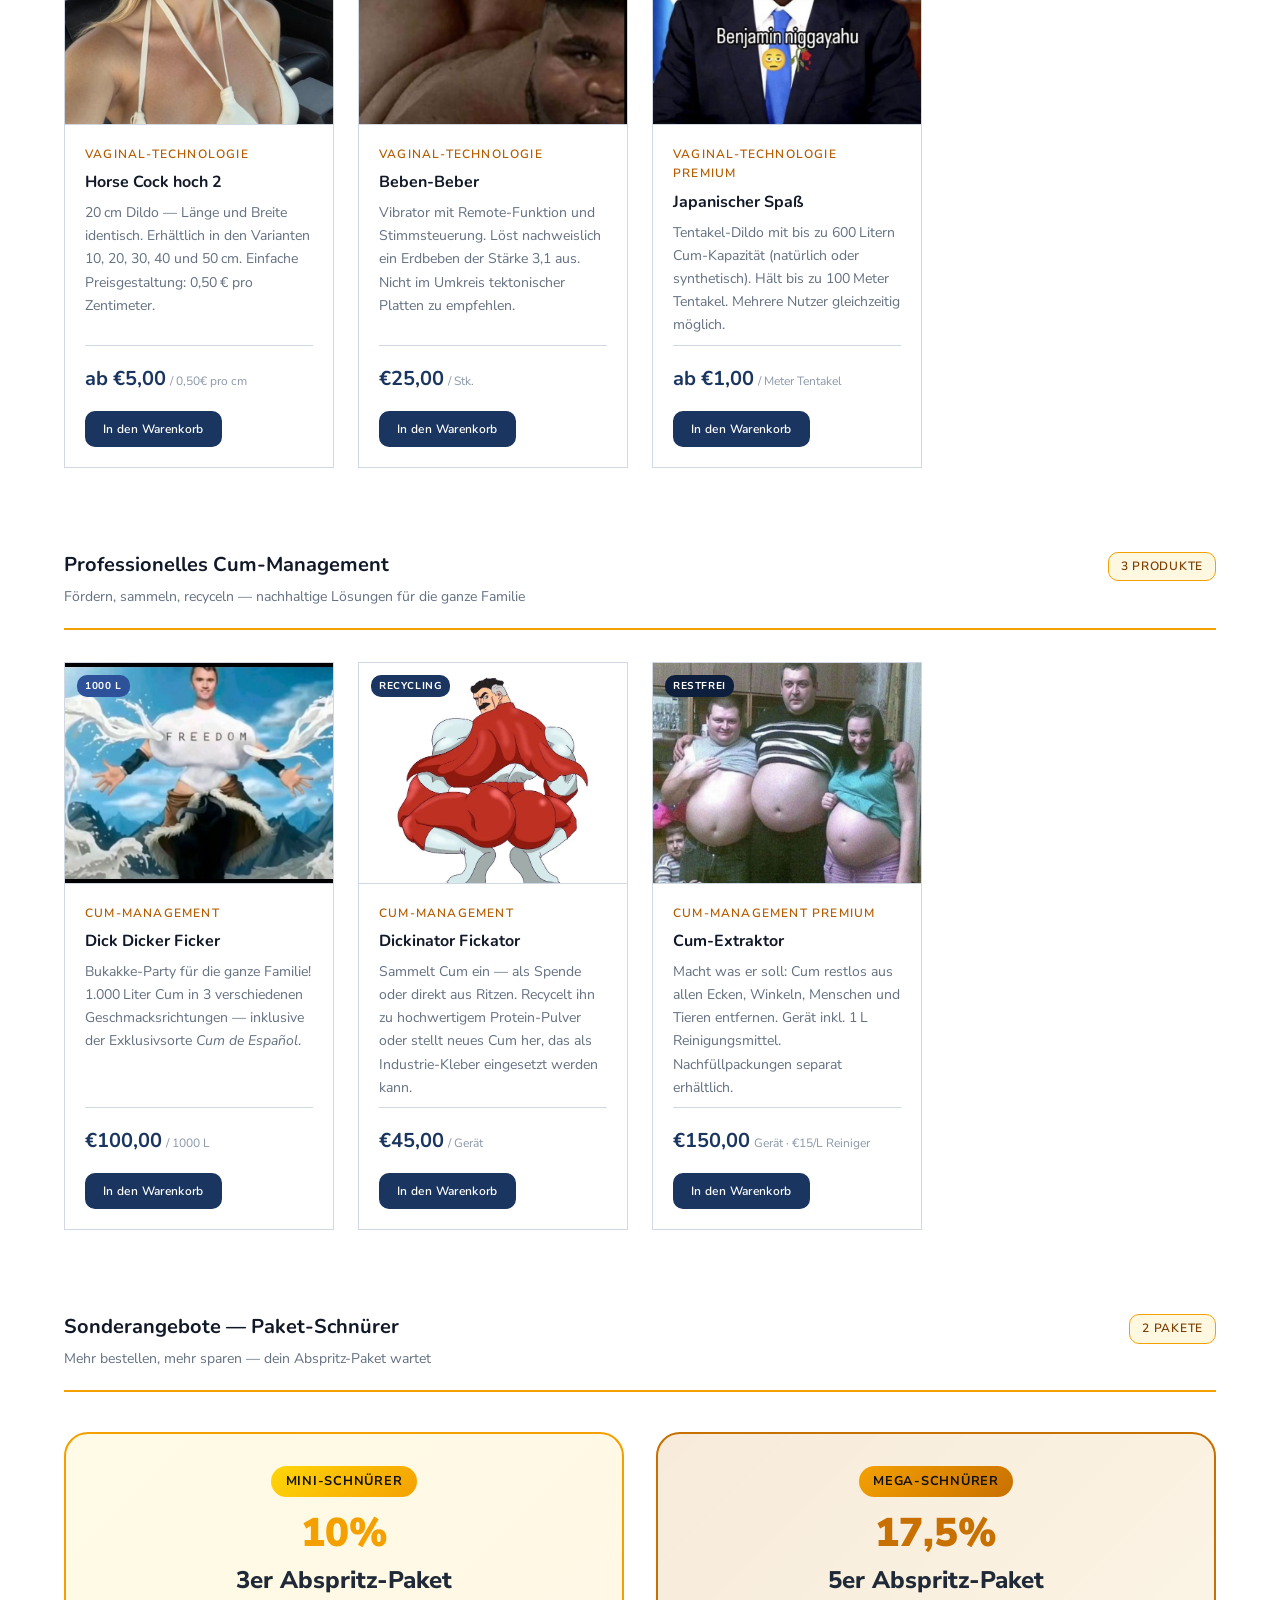
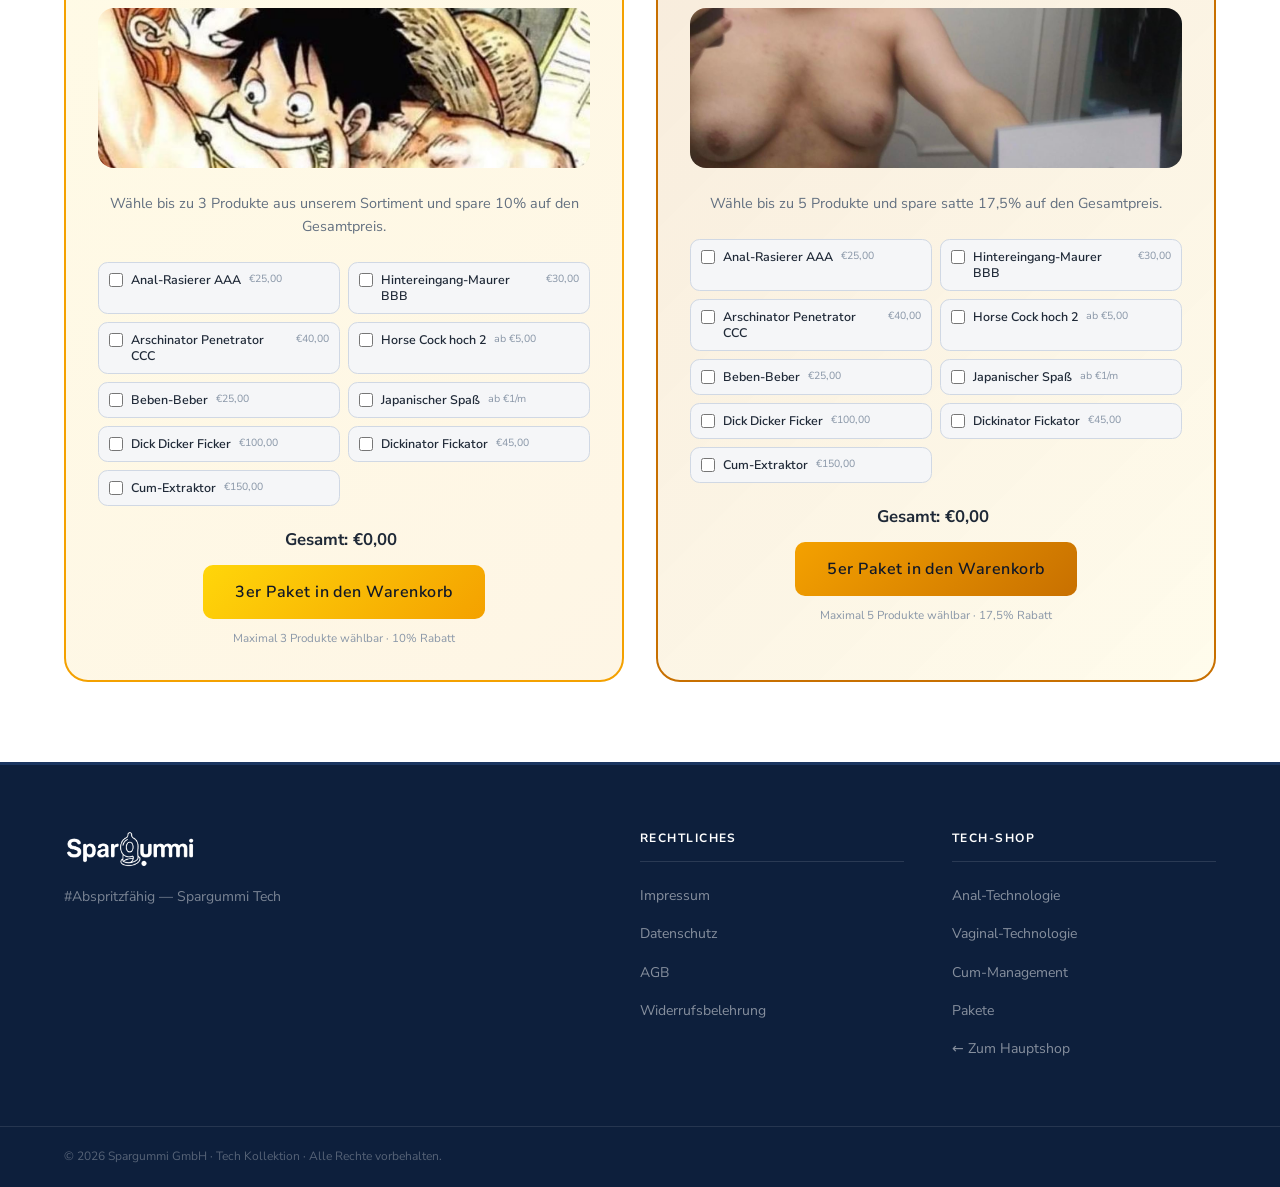
<file: tech/index.html>
<!DOCTYPE html>
<html lang="de">
<head>
  <meta charset="UTF-8" />
  <meta name="viewport" content="width=device-width, initial-scale=1.0" />
  <title>Spargummi Tech — #Abspritzfähig!</title>
  <meta name="description" content="Spargummi Tech — Unsere neue Produktreihe #Abspritzfähig! Anal-Technologie, vaginale Präzisionsinstrumente und professionelles Cum-Management." />
  <link rel="stylesheet" href="../style.css" />
  <link rel="preconnect" href="https://fonts.googleapis.com" />
  <link rel="preconnect" href="https://fonts.gstatic.com" crossorigin />
  <link rel="preload" href="https://fonts.googleapis.com/css2?family=Nunito:wght@400;500;600;700&family=Nunito+Sans:wght@400;500;600;700&display=swap" as="style" onload="this.onload=null;this.rel='stylesheet'" />
  <noscript><link href="https://fonts.googleapis.com/css2?family=Nunito:wght@400;500;600;700&family=Nunito+Sans:wght@400;500;600;700&display=swap" rel="stylesheet" /></noscript>

  <style>
    /* ── Tech Hero ── */
    .tech-hero {
      background: linear-gradient(135deg, #1a0a00 0%, #7c3d00 55%, #c87000 100%);
      color: #fff;
      padding: 7rem 0 4rem;
      text-align: center;
      position: relative;
      overflow: hidden;
    }
    .tech-hero::before {
      content: '';
      position: absolute;
      inset: 0;
      background: url("data:image/svg+xml,%3Csvg width='60' height='60' viewBox='0 0 60 60' xmlns='http://www.w3.org/2000/svg'%3E%3Cg fill='none' fill-rule='evenodd'%3E%3Cg fill='%23ffd60a' fill-opacity='0.05'%3E%3Ccircle cx='30' cy='30' r='20'/%3E%3C/g%3E%3C/g%3E%3C/svg%3E") repeat;
      pointer-events: none;
    }
    .tech-hero__eyebrow {
      display: inline-block;
      background: rgba(255,214,10,0.15);
      border: 1px solid rgba(255,214,10,0.5);
      border-radius: 999px;
      padding: .25rem 1rem;
      font-size: .75rem;
      font-weight: 700;
      letter-spacing: .1em;
      text-transform: uppercase;
      margin-bottom: 1.25rem;
      color: #ffd60a;
    }
    .tech-hero__title {
      font-size: clamp(2rem, 6vw, 3.75rem);
      font-weight: 800;
      line-height: 1.1;
      margin: 0 0 .5rem;
      text-shadow: 0 2px 24px rgba(200,112,0,.5);
    }
    .tech-hero__hashtag {
      font-size: clamp(3rem, 9vw, 6rem);
      font-weight: 900;
      letter-spacing: -.02em;
      display: block;
      color: #ffd60a;
      text-shadow: 0 0 40px rgba(255,214,10,.6);
    }
    .tech-hero__sub {
      font-size: 1.1rem;
      opacity: .85;
      max-width: 540px;
      margin: 1rem auto 2rem;
      line-height: 1.7;
    }
    .tech-hero__badges {
      display: flex;
      gap: .75rem;
      justify-content: center;
      flex-wrap: wrap;
    }
    .tech-hero__badge {
      background: rgba(255,214,10,0.12);
      border: 1px solid rgba(255,214,10,.4);
      border-radius: 999px;
      padding: .35rem .9rem;
      font-size: .8rem;
      font-weight: 600;
      color: #fff;
    }

    /* ── Tech accent on category border ── */
    .shop-category--tech .shop-category__header {
      border-bottom-color: #f4a100;
    }
    .shop-category--tech .shop-category__badge {
      color: #7c3d00;
      border-color: #f4a100;
      background: #fff8e1;
    }
    .shop-category--tech .product-card__category {
      color: #b35c00;
    }
    [data-theme="dark"] .shop-category--tech .shop-category__badge {
      background: #2a1a00;
      border-color: #f4a100;
      color: #ffd60a;
    }
    [data-theme="dark"] .shop-category--tech .product-card__category {
      color: #ffd60a;
    }

    /* ── Bundle cards ── */
    .bundle-grid {
      display: grid;
      grid-template-columns: 1fr 1fr;
      gap: 2rem;
      margin-top: 2.5rem;
    }
    @media (max-width: 768px) {
      .bundle-grid { grid-template-columns: 1fr; }
    }
    .tech-bundle-card {
      border-radius: 1.5rem;
      padding: 2rem;
      text-align: center;
      position: relative;
      overflow: hidden;
    }
    .tech-bundle-card--mini {
      background: linear-gradient(135deg, rgba(255,214,10,.1), rgba(244,161,0,.1));
      border: 2px solid #f4a100;
    }
    .tech-bundle-card--mega {
      background: linear-gradient(135deg, rgba(200,112,0,.14), rgba(255,214,10,.08));
      border: 2px solid #c87000;
    }
    .tech-bundle-card__eyebrow {
      display: inline-block;
      border-radius: 999px;
      padding: .3rem .9rem;
      font-size: .8rem;
      font-weight: 700;
      letter-spacing: .06em;
      text-transform: uppercase;
      margin-bottom: 1rem;
      color: #111;
    }
    .tech-bundle-card--mini .tech-bundle-card__eyebrow {
      background: linear-gradient(135deg, #ffd60a, #f4a100);
    }
    .tech-bundle-card--mega .tech-bundle-card__eyebrow {
      background: linear-gradient(135deg, #f4a100, #c87000);
    }
    .tech-bundle-card__title {
      font-size: 1.5rem;
      font-weight: 800;
      margin: 0 0 .5rem;
    }
    .tech-bundle-card__discount {
      font-size: 2.5rem;
      font-weight: 900;
      line-height: 1;
      margin-bottom: .5rem;
    }
    .tech-bundle-card--mini .tech-bundle-card__discount { color: #f4a100; }
    .tech-bundle-card--mega .tech-bundle-card__discount { color: #c87000; }
    .tech-bundle-card__desc {
      font-size: .9rem;
      color: var(--gray-500);
      margin-bottom: 1.5rem;
      line-height: 1.6;
    }
    .tech-bundle-card__image {
      width: 100%;
      height: 160px;
      object-fit: cover;
      border-radius: 1rem;
      margin-bottom: 1.5rem;
    }
    .bundle-check-grid {
      display: grid;
      grid-template-columns: 1fr 1fr;
      gap: .5rem;
      margin-bottom: 1.25rem;
      text-align: left;
    }
    .bundle-check-item {
      display: flex;
      align-items: flex-start;
      gap: .5rem;
      background: var(--gray-50);
      border: 1px solid var(--gray-200);
      border-radius: .6rem;
      padding: .55rem .65rem;
      cursor: pointer;
      transition: border-color .15s, background .15s;
      font-size: .78rem;
      font-weight: 600;
      color: var(--gray-800);
      line-height: 1.3;
    }
    .bundle-check-item input[type="checkbox"] {
      flex-shrink: 0;
      margin-top: 1px;
      accent-color: #f4a100;
      width: 14px;
      height: 14px;
      cursor: pointer;
    }
    .bundle-check-item:has(input:checked) {
      border-color: #f4a100;
      background: #fff8e1;
    }
    .tech-bundle-card--mega .bundle-check-item:has(input:checked) {
      border-color: #c87000;
      background: #fff3cc;
    }
    [data-theme="dark"] .bundle-check-item {
      background: var(--gray-100);
      border-color: var(--gray-200);
      color: var(--gray-800);
    }
    [data-theme="dark"] .bundle-check-item:has(input:checked) {
      background: #2a1a00;
    }
    .bundle-price-row {
      margin-bottom: .75rem;
      font-size: 1.05rem;
      font-weight: 700;
    }
    .bundle-price-row__old {
      font-size: .85rem;
      font-weight: 400;
      color: var(--gray-400);
      text-decoration: line-through;
      margin-left: .4rem;
    }
    .tech-btn--mini {
      background: linear-gradient(135deg, #ffd60a, #f4a100);
      border: none;
      color: #111827;
    }
    .tech-btn--mega {
      background: linear-gradient(135deg, #f4a100, #c87000);
      border: none;
      color: #111827;
    }
    .bundle-limit-note {
      font-size: .72rem;
      color: var(--gray-400);
      margin-top: .6rem;
    }
  </style>
</head>
<body>

  <!-- ═══════════════ HEADER ═══════════════ -->
  <header class="header" id="header">
    <div class="container header__inner">
      <a href="/" class="logo" aria-label="Spargummi Home">
        <img src="../images/logo.webp" alt="Spargummi" class="logo__img" width="853" height="259" fetchpriority="high" />
      </a>

      <nav class="nav" id="nav" aria-label="Hauptnavigation">
        <ul class="nav__list">
          <li><a href="#anal" class="nav__link">Anal-Tech</a></li>
          <li><a href="#vaginal" class="nav__link">Vaginal-Tech</a></li>
          <li><a href="#cum" class="nav__link">Cum-Management</a></li>
          <li><a href="#bundle" class="nav__link">Pakete</a></li>
          <li><a href="/" class="nav__link">← Zum Shop</a></li>
        </ul>
      </nav>

      <div class="header__actions">
        <button class="theme-toggle" id="themeToggle" aria-label="Farbschema wechseln">
          <svg class="theme-toggle__moon" viewBox="0 0 24 24" fill="none" stroke="currentColor" stroke-width="2" aria-hidden="true"><path d="M21 12.79A9 9 0 1 1 11.21 3 7 7 0 0 0 21 12.79z"/></svg>
          <svg class="theme-toggle__sun" viewBox="0 0 24 24" fill="none" stroke="currentColor" stroke-width="2" aria-hidden="true"><circle cx="12" cy="12" r="5"/><line x1="12" y1="1" x2="12" y2="3"/><line x1="12" y1="21" x2="12" y2="23"/><line x1="4.22" y1="4.22" x2="5.64" y2="5.64"/><line x1="18.36" y1="18.36" x2="19.78" y2="19.78"/><line x1="1" y1="12" x2="3" y2="12"/><line x1="21" y1="12" x2="23" y2="12"/><line x1="4.22" y1="19.78" x2="5.64" y2="18.36"/><line x1="18.36" y1="5.64" x2="19.78" y2="4.22"/></svg>
        </button>
        <button class="cart-btn" id="cartBtn" aria-label="Warenkorb">
          <svg class="cart-btn__icon" viewBox="0 0 24 24" fill="none" stroke="currentColor" stroke-width="2" stroke-linecap="round" stroke-linejoin="round" aria-hidden="true">
            <circle cx="9" cy="21" r="1"/><circle cx="20" cy="21" r="1"/>
            <path d="M1 1h4l2.68 13.39a2 2 0 0 0 2 1.61h9.72a2 2 0 0 0 2-1.61L23 6H6"/>
          </svg>
          <span class="cart-btn__count" id="cartCount" aria-live="polite">0</span>
        </button>
        <button class="hamburger" id="hamburger" aria-label="Menü öffnen" aria-expanded="false">
          <span></span><span></span><span></span>
        </button>
      </div>
    </div>
  </header>

  <!-- ═══════════════ TECH HERO ═══════════════ -->
  <section class="tech-hero">
    <div class="container">
      <span class="tech-hero__eyebrow">Spargummi Tech — Neue Produktreihe</span>
      <h1 class="tech-hero__title">
        Unsere neue Produktreihe
        <span class="tech-hero__hashtag">#Abspritzfähig!</span>
      </h1>
      <p class="tech-hero__sub">
        Hightech trifft auf Trieb. Präzisionsgefertigte Lustinstrumente, bluetooth-gesteuerte Anal-Apparate
        und professionelles Cum-Management für den anspruchsvollen Verbraucher.
      </p>
      <div class="tech-hero__badges">
        <span class="tech-hero__badge">🔧 Anal-Technologie</span>
        <span class="tech-hero__badge">⚡ Vaginal-Präzision</span>
        <span class="tech-hero__badge">💦 Cum-Management</span>
        <span class="tech-hero__badge">📦 Sparpakete</span>
      </div>
    </div>
  </section>

  <!-- ═══════════════ SHOP ═══════════════ -->
  <section class="shop" id="shop">
    <div class="container">

      <!-- ── Kategorie 1: Anal-Technologie ── -->
      <div class="shop-category shop-category--tech" id="anal">
        <div class="shop-category__header">
          <div class="shop-category__header-text">
            <h3 class="shop-category__title">Affenstarke Anal-Produkte von unseren Archäologen</h3>
            <p class="shop-category__desc">Tief graben, tiefer bohren — die Wissenschaft des Hintereingangs</p>
          </div>
          <span class="shop-category__badge">3 Produkte</span>
        </div>
        <div class="product-grid">

          <article class="product-card" data-product-id="anal-rasierer-aaa">
            <div class="product-card__image-wrap">
              <div class="product-card__image">
                <img src="images/1.png" alt="Anal-Rasierer AAA" loading="eager" width="400" height="220" />
              </div>
              <span class="product-card__badge product-card__badge--new">Bluetooth</span>
            </div>
            <div class="product-card__body">
              <span class="product-card__category">Anal-Technologie</span>
              <h3 class="product-card__title">Anal-Rasierer AAA</h3>
              <p class="product-card__desc">
                Anal-Plug mit Remote-Vibration und integrierter Selbstreinigung.
                Steuerbar per Bluetooth oder Rauchzeichen — auch kompatibel mit Handscannern.
              </p>
              <div class="product-card__footer">
                <div class="product-card__pricing">
                  <span class="product-card__price">€25,00</span>
                  <span class="product-card__unit">/ Stk.</span>
                </div>
                <button class="btn btn--primary add-to-cart" data-name="Anal-Rasierer AAA" data-price="25.00">In den Warenkorb</button>
              </div>
            </div>
          </article>

          <article class="product-card" data-product-id="hintereingang-maurer-bbb">
            <div class="product-card__image-wrap">
              <div class="product-card__image">
                <img src="images/2.jpg" alt="Hintereingang-Maurer BBB" loading="lazy" width="400" height="220" />
              </div>
              <span class="product-card__badge">Sprachsteuerung</span>
            </div>
            <div class="product-card__body">
              <span class="product-card__category">Anal-Technologie</span>
              <h3 class="product-card__title">Hintereingang-Maurer BBB</h3>
              <p class="product-card__desc">
                Anal-Plug mit einstellbarer Dicke und Größe — maßgeschneidert für jeden Eingang.
                Steuerbar per Bluetooth und Sprachkommandos.
              </p>
              <div class="product-card__footer">
                <div class="product-card__pricing">
                  <span class="product-card__price">€30,00</span>
                  <span class="product-card__unit">/ Stk.</span>
                </div>
                <button class="btn btn--primary add-to-cart" data-name="Hintereingang-Maurer BBB" data-price="30.00">In den Warenkorb</button>
              </div>
            </div>
          </article>

          <article class="product-card" data-product-id="arschinator-penetrator-ccc">
            <div class="product-card__image-wrap">
              <div class="product-card__image">
                <img src="images/3.jpg" alt="Arschinator Penetrator CCC" loading="lazy" width="400" height="220" />
              </div>
              <span class="product-card__badge product-card__badge--xxl">Profi</span>
            </div>
            <div class="product-card__body">
              <span class="product-card__category">Anal-Technologie Premium</span>
              <h3 class="product-card__title">Arschinator Penetrator CCC</h3>
              <p class="product-card__desc">
                Anal-Plug mit Schlagbohrfunktion — perfekt für Kernbohrungen oder Renovierungsarbeiten.
                Auch als Ersatz für fehlende Werkzeuge geeignet.
              </p>
              <div class="product-card__footer">
                <div class="product-card__pricing">
                  <span class="product-card__price">€40,00</span>
                  <span class="product-card__unit">/ Stk.</span>
                </div>
                <button class="btn btn--primary add-to-cart" data-name="Arschinator Penetrator CCC" data-price="40.00">In den Warenkorb</button>
              </div>
            </div>
          </article>

        </div>
      </div>

      <!-- ── Kategorie 2: Vaginaler Vagina-Spaß ── -->
      <div class="shop-category shop-category--tech" id="vaginal">
        <div class="shop-category__header">
          <div class="shop-category__header-text">
            <h3 class="shop-category__title">Vaginaler Vagina-Spaß!</h3>
            <p class="shop-category__desc">Präzisionsinstrumente für den weiblichen Eingangsbereich</p>
          </div>
          <span class="shop-category__badge">3 Produkte</span>
        </div>
        <div class="product-grid">

          <article class="product-card" data-product-id="horse-cock-hoch-2">
            <div class="product-card__image-wrap">
              <div class="product-card__image">
                <img src="images/4.png" alt="Horse Cock hoch 2" loading="lazy" width="400" height="220" />
              </div>
              <span class="product-card__badge product-card__badge--new">Ab 10 cm</span>
            </div>
            <div class="product-card__body">
              <span class="product-card__category">Vaginal-Technologie</span>
              <h3 class="product-card__title">Horse Cock hoch 2</h3>
              <p class="product-card__desc">
                20&thinsp;cm Dildo — Länge und Breite identisch. Erhältlich in den Varianten 10, 20, 30, 40 und 50&thinsp;cm.
                Einfache Preisgestaltung: 0,50&thinsp;€ pro Zentimeter.
              </p>
              <div class="product-card__footer">
                <div class="product-card__pricing">
                  <span class="product-card__price">ab €5,00</span>
                  <span class="product-card__unit">/ 0,50€ pro cm</span>
                </div>
                <button class="btn btn--primary add-to-cart" data-name="Horse Cock hoch 2 (20 cm)" data-price="10.00">In den Warenkorb</button>
              </div>
            </div>
          </article>

          <article class="product-card" data-product-id="beben-beber">
            <div class="product-card__image-wrap">
              <div class="product-card__image">
                <img src="images/5.png" alt="Beben-Beber" loading="lazy" width="400" height="220" />
              </div>
              <span class="product-card__badge">Richter 3,1</span>
            </div>
            <div class="product-card__body">
              <span class="product-card__category">Vaginal-Technologie</span>
              <h3 class="product-card__title">Beben-Beber</h3>
              <p class="product-card__desc">
                Vibrator mit Remote-Funktion und Stimmsteuerung. Löst nachweislich ein Erdbeben der Stärke 3,1 aus.
                Nicht im Umkreis tektonischer Platten zu empfehlen.
              </p>
              <div class="product-card__footer">
                <div class="product-card__pricing">
                  <span class="product-card__price">€25,00</span>
                  <span class="product-card__unit">/ Stk.</span>
                </div>
                <button class="btn btn--primary add-to-cart" data-name="Beben-Beber" data-price="25.00">In den Warenkorb</button>
              </div>
            </div>
          </article>

          <article class="product-card" data-product-id="japanischer-spass">
            <div class="product-card__image-wrap">
              <div class="product-card__image">
                <img src="images/6.png" alt="Japanischer Spaß" loading="lazy" width="400" height="220" />
              </div>
              <span class="product-card__badge product-card__badge--xxl">600 L Kapazität</span>
            </div>
            <div class="product-card__body">
              <span class="product-card__category">Vaginal-Technologie Premium</span>
              <h3 class="product-card__title">Japanischer Spaß</h3>
              <p class="product-card__desc">
                Tentakel-Dildo mit bis zu 600&thinsp;Litern Cum-Kapazität (natürlich oder synthetisch).
                Hält bis zu 100&thinsp;Meter Tentakel. Mehrere Nutzer gleichzeitig möglich.
              </p>
              <div class="product-card__footer">
                <div class="product-card__pricing">
                  <span class="product-card__price">ab €1,00</span>
                  <span class="product-card__unit">/ Meter Tentakel</span>
                </div>
                <button class="btn btn--primary add-to-cart" data-name="Japanischer Spaß (10 m)" data-price="10.00">In den Warenkorb</button>
              </div>
            </div>
          </article>

        </div>
      </div>

      <!-- ── Kategorie 3: Cum-Management ── -->
      <div class="shop-category shop-category--tech" id="cum">
        <div class="shop-category__header">
          <div class="shop-category__header-text">
            <h3 class="shop-category__title">Professionelles Cum-Management</h3>
            <p class="shop-category__desc">Fördern, sammeln, recyceln — nachhaltige Lösungen für die ganze Familie</p>
          </div>
          <span class="shop-category__badge">3 Produkte</span>
        </div>
        <div class="product-grid">

          <article class="product-card" data-product-id="dick-dicker-ficker">
            <div class="product-card__image-wrap">
              <div class="product-card__image">
                <img src="images/7.png" alt="Dick Dicker Ficker" loading="lazy" width="400" height="220" />
              </div>
              <span class="product-card__badge product-card__badge--new">1000 L</span>
            </div>
            <div class="product-card__body">
              <span class="product-card__category">Cum-Management</span>
              <h3 class="product-card__title">Dick Dicker Ficker</h3>
              <p class="product-card__desc">
                Bukakke-Party für die ganze Familie! 1.000&thinsp;Liter Cum in 3 verschiedenen Geschmacksrichtungen —
                inklusive der Exklusivsorte <em>Cum de Español</em>.
              </p>
              <div class="product-card__footer">
                <div class="product-card__pricing">
                  <span class="product-card__price">€100,00</span>
                  <span class="product-card__unit">/ 1000 L</span>
                </div>
                <button class="btn btn--primary add-to-cart" data-name="Dick Dicker Ficker" data-price="100.00">In den Warenkorb</button>
              </div>
            </div>
          </article>

          <article class="product-card" data-product-id="dickinator-fickator">
            <div class="product-card__image-wrap">
              <div class="product-card__image">
                <img src="images/8.jpg" alt="Dickinator Fickator" loading="lazy" width="400" height="220" />
              </div>
              <span class="product-card__badge">Recycling</span>
            </div>
            <div class="product-card__body">
              <span class="product-card__category">Cum-Management</span>
              <h3 class="product-card__title">Dickinator Fickator</h3>
              <p class="product-card__desc">
                Sammelt Cum ein — als Spende oder direkt aus Ritzen.
                Recycelt ihn zu hochwertigem Protein-Pulver oder stellt neues Cum her,
                das als Industrie-Kleber eingesetzt werden kann.
              </p>
              <div class="product-card__footer">
                <div class="product-card__pricing">
                  <span class="product-card__price">€45,00</span>
                  <span class="product-card__unit">/ Gerät</span>
                </div>
                <button class="btn btn--primary add-to-cart" data-name="Dickinator Fickator" data-price="45.00">In den Warenkorb</button>
              </div>
            </div>
          </article>

          <article class="product-card" data-product-id="cum-extraktor">
            <div class="product-card__image-wrap">
              <div class="product-card__image">
                <img src="images/9.jpg" alt="Cum-Extraktor" loading="lazy" width="400" height="220" />
              </div>
              <span class="product-card__badge product-card__badge--xxl">Restfrei</span>
            </div>
            <div class="product-card__body">
              <span class="product-card__category">Cum-Management Premium</span>
              <h3 class="product-card__title">Cum-Extraktor</h3>
              <p class="product-card__desc">
                Macht was er soll: Cum restlos aus allen Ecken, Winkeln, Menschen und Tieren entfernen.
                Gerät inkl. 1&thinsp;L Reinigungsmittel. Nachfüllpackungen separat erhältlich.
              </p>
              <div class="product-card__footer">
                <div class="product-card__pricing">
                  <span class="product-card__price">€150,00</span>
                  <span class="product-card__unit">Gerät · €15/L Reiniger</span>
                </div>
                <button class="btn btn--primary add-to-cart" data-name="Cum-Extraktor" data-price="150.00">In den Warenkorb</button>
              </div>
            </div>
          </article>

        </div>
      </div>

      <!-- ── Sonderangebote: Pakete ── -->
      <div class="shop-category shop-category--tech" id="bundle">
        <div class="shop-category__header">
          <div class="shop-category__header-text">
            <h3 class="shop-category__title">Sonderangebote — Paket-Schnürer</h3>
            <p class="shop-category__desc">Mehr bestellen, mehr sparen — dein Abspritz-Paket wartet</p>
          </div>
          <span class="shop-category__badge">2 Pakete</span>
        </div>

        <div class="bundle-grid">

          <!-- Mini-Paket: bis zu 3 Produkte, 10% -->
          <div class="tech-bundle-card tech-bundle-card--mini">
            <span class="tech-bundle-card__eyebrow">Mini-Schnürer</span>
            <div class="tech-bundle-card__discount">10%</div>
            <h2 class="tech-bundle-card__title">3er Abspritz-Paket</h2>
            <img src="images/10.png" alt="Mini-Paket Sonderangebot" class="tech-bundle-card__image" loading="lazy" />
            <p class="tech-bundle-card__desc">
              Wähle bis zu 3 Produkte aus unserem Sortiment und spare 10% auf den Gesamtpreis.
            </p>

            <div class="bundle-check-grid" id="miniCheckGrid">
              <label class="bundle-check-item"><input type="checkbox" class="mini-check" data-name="Anal-Rasierer AAA" data-price="25" /> Anal-Rasierer AAA<br><small style="font-weight:400;color:var(--gray-400)">€25,00</small></label>
              <label class="bundle-check-item"><input type="checkbox" class="mini-check" data-name="Hintereingang-Maurer BBB" data-price="30" /> Hintereingang-Maurer BBB<br><small style="font-weight:400;color:var(--gray-400)">€30,00</small></label>
              <label class="bundle-check-item"><input type="checkbox" class="mini-check" data-name="Arschinator Penetrator CCC" data-price="40" /> Arschinator Penetrator CCC<br><small style="font-weight:400;color:var(--gray-400)">€40,00</small></label>
              <label class="bundle-check-item"><input type="checkbox" class="mini-check" data-name="Horse Cock hoch 2" data-price="10" /> Horse Cock hoch 2<br><small style="font-weight:400;color:var(--gray-400)">ab €5,00</small></label>
              <label class="bundle-check-item"><input type="checkbox" class="mini-check" data-name="Beben-Beber" data-price="25" /> Beben-Beber<br><small style="font-weight:400;color:var(--gray-400)">€25,00</small></label>
              <label class="bundle-check-item"><input type="checkbox" class="mini-check" data-name="Japanischer Spaß" data-price="10" /> Japanischer Spaß<br><small style="font-weight:400;color:var(--gray-400)">ab €1/m</small></label>
              <label class="bundle-check-item"><input type="checkbox" class="mini-check" data-name="Dick Dicker Ficker" data-price="100" /> Dick Dicker Ficker<br><small style="font-weight:400;color:var(--gray-400)">€100,00</small></label>
              <label class="bundle-check-item"><input type="checkbox" class="mini-check" data-name="Dickinator Fickator" data-price="45" /> Dickinator Fickator<br><small style="font-weight:400;color:var(--gray-400)">€45,00</small></label>
              <label class="bundle-check-item"><input type="checkbox" class="mini-check" data-name="Cum-Extraktor" data-price="150" /> Cum-Extraktor<br><small style="font-weight:400;color:var(--gray-400)">€150,00</small></label>
            </div>

            <div class="bundle-price-row">
              Gesamt: <span id="miniPrice">€0,00</span>
              <span class="bundle-price-row__old" id="miniPriceOld"></span>
            </div>
            <button class="btn btn--primary btn--lg tech-btn--mini" id="addMiniBundle">3er Paket in den Warenkorb</button>
            <p class="bundle-limit-note">Maximal 3 Produkte wählbar · 10% Rabatt</p>
          </div>

          <!-- Mega-Paket: bis zu 5 Produkte, 17,5% -->
          <div class="tech-bundle-card tech-bundle-card--mega">
            <span class="tech-bundle-card__eyebrow">Mega-Schnürer</span>
            <div class="tech-bundle-card__discount">17,5%</div>
            <h2 class="tech-bundle-card__title">5er Abspritz-Paket</h2>
            <img src="images/11.png" alt="Mega-Paket Sonderangebot" class="tech-bundle-card__image" loading="lazy" />
            <p class="tech-bundle-card__desc">
              Wähle bis zu 5 Produkte und spare satte 17,5% auf den Gesamtpreis.
            </p>

            <div class="bundle-check-grid" id="megaCheckGrid">
              <label class="bundle-check-item"><input type="checkbox" class="mega-check" data-name="Anal-Rasierer AAA" data-price="25" /> Anal-Rasierer AAA<br><small style="font-weight:400;color:var(--gray-400)">€25,00</small></label>
              <label class="bundle-check-item"><input type="checkbox" class="mega-check" data-name="Hintereingang-Maurer BBB" data-price="30" /> Hintereingang-Maurer BBB<br><small style="font-weight:400;color:var(--gray-400)">€30,00</small></label>
              <label class="bundle-check-item"><input type="checkbox" class="mega-check" data-name="Arschinator Penetrator CCC" data-price="40" /> Arschinator Penetrator CCC<br><small style="font-weight:400;color:var(--gray-400)">€40,00</small></label>
              <label class="bundle-check-item"><input type="checkbox" class="mega-check" data-name="Horse Cock hoch 2" data-price="10" /> Horse Cock hoch 2<br><small style="font-weight:400;color:var(--gray-400)">ab €5,00</small></label>
              <label class="bundle-check-item"><input type="checkbox" class="mega-check" data-name="Beben-Beber" data-price="25" /> Beben-Beber<br><small style="font-weight:400;color:var(--gray-400)">€25,00</small></label>
              <label class="bundle-check-item"><input type="checkbox" class="mega-check" data-name="Japanischer Spaß" data-price="10" /> Japanischer Spaß<br><small style="font-weight:400;color:var(--gray-400)">ab €1/m</small></label>
              <label class="bundle-check-item"><input type="checkbox" class="mega-check" data-name="Dick Dicker Ficker" data-price="100" /> Dick Dicker Ficker<br><small style="font-weight:400;color:var(--gray-400)">€100,00</small></label>
              <label class="bundle-check-item"><input type="checkbox" class="mega-check" data-name="Dickinator Fickator" data-price="45" /> Dickinator Fickator<br><small style="font-weight:400;color:var(--gray-400)">€45,00</small></label>
              <label class="bundle-check-item"><input type="checkbox" class="mega-check" data-name="Cum-Extraktor" data-price="150" /> Cum-Extraktor<br><small style="font-weight:400;color:var(--gray-400)">€150,00</small></label>
            </div>

            <div class="bundle-price-row">
              Gesamt: <span id="megaPrice">€0,00</span>
              <span class="bundle-price-row__old" id="megaPriceOld"></span>
            </div>
            <button class="btn btn--primary btn--lg tech-btn--mega" id="addMegaBundle">5er Paket in den Warenkorb</button>
            <p class="bundle-limit-note">Maximal 5 Produkte wählbar · 17,5% Rabatt</p>
          </div>

        </div>
      </div>

    </div>
  </section>

  <!-- ═══════════════ FOOTER ═══════════════ -->
  <footer class="footer" id="footer-bottom">
    <div class="container footer__inner">
      <div class="footer__brand">
        <a href="/" class="logo logo--light" aria-label="Spargummi">
          <img src="../images/logo.webp" alt="Spargummi" class="logo__img logo__img--light" width="853" height="259" />
        </a>
        <p class="footer__tagline">#Abspritzfähig — Spargummi Tech</p>
      </div>

      <div class="footer__links-group">
        <h4 class="footer__heading">Rechtliches</h4>
        <ul class="footer__links">
          <li><a href="#" class="footer__link">Impressum</a></li>
          <li><a href="#" class="footer__link">Datenschutz</a></li>
          <li><a href="#" class="footer__link">AGB</a></li>
          <li><a href="#" class="footer__link">Widerrufsbelehrung</a></li>
        </ul>
      </div>

      <div class="footer__links-group">
        <h4 class="footer__heading">Tech-Shop</h4>
        <ul class="footer__links">
          <li><a href="#anal" class="footer__link">Anal-Technologie</a></li>
          <li><a href="#vaginal" class="footer__link">Vaginal-Technologie</a></li>
          <li><a href="#cum" class="footer__link">Cum-Management</a></li>
          <li><a href="#bundle" class="footer__link">Pakete</a></li>
          <li><a href="/" class="footer__link">← Zum Hauptshop</a></li>
        </ul>
      </div>
    </div>

    <div class="footer__bottom">
      <div class="container">
        <p>&copy; 2026 Spargummi GmbH · Tech Kollektion · Alle Rechte vorbehalten.</p>
      </div>
    </div>
  </footer>

  <!-- ═══════════════ CART DRAWER ═══════════════ -->
  <div class="cart-overlay" id="cartOverlay" aria-hidden="true"></div>
  <aside class="cart-drawer" id="cartDrawer" aria-label="Warenkorb" aria-hidden="true">
    <div class="cart-drawer__header">
      <h2 class="cart-drawer__title">Warenkorb</h2>
      <button class="cart-drawer__close" id="cartClose" aria-label="Warenkorb schließen">
        <svg viewBox="0 0 24 24" fill="none" stroke="currentColor" stroke-width="2" aria-hidden="true"><path d="M18 6L6 18M6 6l12 12"/></svg>
      </button>
    </div>
    <div class="cart-drawer__items" id="cartItems">
      <div class="cart-empty" id="cartEmpty">
        <svg viewBox="0 0 24 24" fill="none" stroke="currentColor" stroke-width="1.5" aria-hidden="true"><circle cx="9" cy="21" r="1"/><circle cx="20" cy="21" r="1"/><path d="M1 1h4l2.68 13.39a2 2 0 002 1.61h9.72a2 2 0 002-1.61L23 6H6"/></svg>
        <p>Dein Warenkorb ist leer.</p>
        <a href="#shop" class="btn btn--primary" id="cartShopLink">Jetzt shoppen</a>
      </div>
    </div>
    <div class="cart-drawer__footer" id="cartFooter" style="display:none">
      <div class="cart-drawer__total">
        <span>Gesamt</span>
        <span id="cartTotal">€0,00</span>
      </div>
      <button class="btn btn--primary btn--full">Zur Kasse</button>
      <p class="cart-drawer__note">Versandkostenfrei ab €15 · Diskrete Verpackung</p>
    </div>
  </aside>

  <!-- ═══════════════ TOAST ═══════════════ -->
  <div class="toast-container" id="toastContainer" aria-live="assertive" aria-atomic="true"></div>

  <script src="../main.js" defer></script>
  <script>
    const fmt = v => new Intl.NumberFormat('de-DE', { style: 'currency', currency: 'EUR' }).format(v);

    // ── Generic bundle handler ─────────────────────────────
    function setupBundle({ checkClass, maxItems, discount, priceEl, oldPriceEl, btnEl, bundleName }) {
      const checks = () => [...document.querySelectorAll('.' + checkClass)];

      function update() {
        const selected = checks().filter(c => c.checked);
        const total = selected.reduce((s, c) => s + parseFloat(c.dataset.price), 0);
        const discounted = total * (1 - discount);
        priceEl.textContent = total > 0 ? fmt(discounted) : '€0,00';
        if (total > 0) {
          oldPriceEl.textContent = fmt(total);
        } else {
          oldPriceEl.textContent = '';
        }
        // Disable unchecked boxes when limit reached
        checks().forEach(c => {
          if (!c.checked) c.disabled = selected.length >= maxItems;
        });
      }

      checks().forEach(c => c.addEventListener('change', update));

      btnEl.addEventListener('click', function () {
        const selected = checks().filter(c => c.checked);
        if (selected.length === 0) {
          if (typeof UI !== 'undefined') UI.showToast('Bitte mindestens 1 Produkt auswählen!');
          return;
        }
        const total = selected.reduce((s, c) => s + parseFloat(c.dataset.price), 0) * (1 - discount);
        const names = selected.map(c => c.dataset.name).join(' + ');
        const label = `${bundleName} (${names})`;
        if (typeof cart !== 'undefined') {
          cart.add(label, total.toFixed(2));
          if (typeof UI !== 'undefined') UI.showToast(`${bundleName} hinzugefügt!`);
        }
      });
    }

    // Wait for main.js cart to be ready
    window.addEventListener('DOMContentLoaded', function () {
      setupBundle({
        checkClass: 'mini-check',
        maxItems: 3,
        discount: 0.10,
        priceEl: document.getElementById('miniPrice'),
        oldPriceEl: document.getElementById('miniPriceOld'),
        btnEl: document.getElementById('addMiniBundle'),
        bundleName: '3er Abspritz-Paket'
      });

      setupBundle({
        checkClass: 'mega-check',
        maxItems: 5,
        discount: 0.175,
        priceEl: document.getElementById('megaPrice'),
        oldPriceEl: document.getElementById('megaPriceOld'),
        btnEl: document.getElementById('addMegaBundle'),
        bundleName: '5er Abspritz-Paket'
      });
    });
  </script>
</body>
</html>
</file>
<file: style.css>
*,*::before,*::after{box-sizing: border-box;margin: 0;padding: 0;}:root{--navy-900: #0d1f3c;--navy-800: #1a3560;--navy-700: #1e4480;--navy-600: #1a3560;--navy-500: #2d5299;--navy-400: #4a72b8;--navy-100: #d4e2f4;--navy-50: #edf3fb;--red-700: #a81c2a;--red-600: #c0392b;--red-50: #fce9e9;--green-700: #1e6e3e;--green-600: #27ae60;--green-50: #e8f8ef;--white: #ffffff;--gray-50: #f5f6f8;--gray-100: #eaecf0;--gray-200: #d0d8e4;--gray-300: #b0bcc8;--gray-400: #8a97a8;--gray-500: #637080;--gray-600: #4a5568;--gray-700: #374151;--gray-800: #1f2937;--gray-900: #111827;--font-body: 'Nunito Sans','Nunito',system-ui,sans-serif;--font-heading: 'Nunito','Nunito Sans',system-ui,sans-serif;--font: var(--font-body);--text-xs: 0.75rem;--text-sm: 0.875rem;--text-base: 1rem;--text-lg: 1.125rem;--text-xl: 1.25rem;--text-2xl: 1.5rem;--text-3xl: 1.875rem;--text-4xl: 2.25rem;--text-5xl: 3rem;--space-1: 0.25rem;--space-2: 0.5rem;--space-3: 0.75rem;--space-4: 1rem;--space-5: 1.25rem;--space-6: 1.5rem;--space-8: 2rem;--space-10: 2.5rem;--space-12: 3rem;--space-16: 4rem;--space-20: 5rem;--space-24: 6rem;--radius-sm: 6px;--radius: 10px;--radius-lg: 14px;--radius-xl: 20px;--radius-full: 9999px;--shadow-sm: 0 1px 3px rgb(0 0 0 / .08);--shadow: 0 2px 6px rgb(0 0 0 / .1);--shadow-lg: 0 4px 14px rgb(0 0 0 / .1);--shadow-xl: 0 8px 24px rgb(0 0 0 / .12);--ease: ease;--ease-out: ease-out;--duration: 150ms;--duration-slow: 250ms;--header-h: 68px;--border: 1px solid var(--gray-200);}html{scroll-behavior: smooth;font-size: 16px;}body{font-family: var(--font-body);color: var(--gray-800);background: var(--white);line-height: 1.65;-webkit-font-smoothing: antialiased;}img{display: block;max-width: 100%;}a{text-decoration: none;color: inherit;}ul{list-style: none;}button{cursor: pointer;font-family: var(--font-body);}input,textarea{font-family: var(--font-body);}svg{display: block;}details summary{list-style: none;}details summary::-webkit-details-marker{display: none;}.container{width: 100%;max-width: 1200px;margin-inline: auto;padding-inline: var(--space-6);}.section-label{display: inline-block;font-size: var(--text-xs);font-weight: 600;letter-spacing: 0.12em;text-transform: uppercase;color: var(--navy-600);border-bottom: 2px solid var(--navy-600);padding-bottom: 2px;margin-bottom: var(--space-4);}.section-label--light{color: var(--navy-100);border-color: var(--navy-100);}.section-header{text-align: center;max-width: 640px;margin-inline: auto;margin-bottom: var(--space-16);}.section-title{font-family: var(--font-heading);font-size: clamp(var(--text-2xl),4vw,var(--text-4xl));font-weight: 700;line-height: 1.2;color: var(--gray-900);margin-bottom: var(--space-4);}.section-title--light{color: var(--white);}.section-sub{font-size: var(--text-base);color: var(--gray-600);line-height: 1.75;}.section-divider{width: 60px;height: 3px;background: var(--navy-600);margin-inline: auto;margin-bottom: var(--space-6);}.section-divider--left{margin-inline: 0;}.btn{display: inline-flex;align-items: center;justify-content: center;gap: var(--space-2);font-family: var(--font-body);font-size: var(--text-sm);font-weight: 600;letter-spacing: 0.03em;border-radius: var(--radius);padding: var(--space-3) var(--space-6);border: 2px solid transparent;transition: background var(--duration) var(--ease),color var(--duration) var(--ease),border-color var(--duration) var(--ease),box-shadow var(--duration) var(--ease);white-space: nowrap;}.btn:focus-visible{outline: 3px solid var(--navy-400);outline-offset: 2px;}.btn--primary{background: var(--navy-600);color: var(--white);border-color: var(--navy-600);}.btn--primary:hover{background: var(--navy-900);border-color: var(--navy-900);}.btn--ghost{background: transparent;color: var(--white);border-color: rgb(255 255 255 / .6);}.btn--ghost:hover{background: rgb(255 255 255 / .12);border-color: var(--white);}.btn--outline{background: transparent;color: var(--navy-600);border-color: var(--navy-600);}.btn--outline:hover{background: var(--navy-600);color: var(--white);}.btn--lg{padding: var(--space-4) var(--space-8);font-size: var(--text-base);}.btn--full{width: 100%;}.header{position: fixed;top: 0;left: 0;right: 0;z-index: 100;height: var(--header-h);background: var(--white);border-bottom: 2px solid var(--navy-600);transition: box-shadow var(--duration) var(--ease);}.header.scrolled{box-shadow: var(--shadow-lg);}.header__inner{display: flex;align-items: center;justify-content: space-between;height: 100%;gap: var(--space-8);}.logo{display: flex;align-items: center;flex-shrink: 0;}.logo__img{height: 40px;width: auto;display: block;}.logo__img--light{filter: brightness(0) invert(1);}.nav{display: flex;align-items: center;}.nav__list{display: flex;align-items: center;gap: 0;}.nav__link{font-size: var(--text-sm);font-weight: 500;color: var(--gray-700);padding: var(--space-2) var(--space-4);border-bottom: 2px solid transparent;transition: color var(--duration) var(--ease),border-color var(--duration) var(--ease);}.nav__link:hover{color: var(--navy-600);border-bottom-color: var(--navy-600);}.header__actions{display: flex;align-items: center;gap: var(--space-3);}.cart-btn{position: relative;display: flex;align-items: center;justify-content: center;width: 42px;height: 42px;border-radius: var(--radius);background: var(--navy-50);border: 1px solid var(--navy-100);color: var(--navy-700);transition: background var(--duration) var(--ease);}.cart-btn:hover{background: var(--navy-100);}.cart-btn.bump{animation: cartBump var(--duration-slow) var(--ease-out);}.cart-btn__icon{width: 20px;height: 20px;}.cart-btn__count{position: absolute;top: 3px;right: 3px;min-width: 18px;height: 18px;background: var(--red-600);color: var(--white);font-size: 10px;font-weight: 700;border-radius: var(--radius-full);display: flex;align-items: center;justify-content: center;padding: 0 4px;opacity: 0;transform: scale(0);transition: opacity var(--duration) var(--ease),transform var(--duration) var(--ease);}.cart-btn__count.visible{opacity: 1;transform: scale(1);}.hamburger{display: none;flex-direction: column;justify-content: center;gap: 5px;width: 42px;height: 42px;background: none;border: 1px solid var(--gray-200);border-radius: var(--radius);padding: var(--space-3);}.hamburger span{display: block;width: 100%;height: 2px;background: var(--gray-700);border-radius: 1px;transition: transform var(--duration) var(--ease),opacity var(--duration) var(--ease);}.hamburger.open span:nth-child(1){transform: translateY(7px) rotate(45deg);}.hamburger.open span:nth-child(2){opacity: 0;}.hamburger.open span:nth-child(3){transform: translateY(-7px) rotate(-45deg);}.hero{position: relative;background: var(--navy-900);padding-top: var(--header-h);border-bottom: 3px solid var(--navy-600);}.hero__bg-pattern{display: none;}.hero__content{position: relative;z-index: 1;padding-block: var(--space-20);max-width: 720px;}.hero__badge{display: inline-flex;align-items: center;gap: var(--space-2);font-size: var(--text-xs);font-weight: 600;letter-spacing: 0.08em;text-transform: uppercase;color: var(--navy-100);background: transparent;border: 1px solid var(--navy-400);padding: var(--space-2) var(--space-4);border-radius: var(--radius);margin-bottom: var(--space-8);}.badge--pulse{width: 7px;height: 7px;border-radius: 50%;background: #4ade80;}.hero__headline{font-family: var(--font-heading);font-size: clamp(var(--text-3xl),5vw,var(--text-5xl));font-weight: 700;line-height: 1.15;color: var(--white);margin-bottom: var(--space-6);}.hero__headline--accent{color: var(--navy-100);}.hero__sub{font-size: var(--text-lg);color: rgb(255 255 255 / .7);max-width: 560px;margin-bottom: var(--space-10);line-height: 1.8;}.hero__cta-group{display: flex;align-items: center;gap: var(--space-4);flex-wrap: wrap;margin-bottom: var(--space-16);}.hero__stats{display: flex;align-items: stretch;flex-wrap: wrap;border-top: 1px solid rgb(255 255 255 / .15);padding-top: var(--space-8);gap: 0;}.stat{text-align: left;padding-right: var(--space-10);}.stat__value{display: block;font-family: var(--font-heading);font-size: var(--text-3xl);font-weight: 700;color: var(--white);line-height: 1.1;margin-bottom: var(--space-1);}.stat__value small{font-size: 0.5em;font-weight: 600;font-family: var(--font-body);color: var(--navy-100);}.stat__label{font-size: var(--text-xs);color: rgb(255 255 255 / .5);font-weight: 500;text-transform: uppercase;letter-spacing: 0.08em;}.stat__divider{width: 1px;background: rgb(255 255 255 / .15);margin-right: var(--space-10);align-self: stretch;}.hero__scroll-hint{display: none;}.features{padding-block: var(--space-20);background: var(--gray-50);border-bottom: var(--border);}.features__grid{display: grid;grid-template-columns: repeat(auto-fit,minmax(240px,1fr));gap: 0;border: var(--border);}.feature-card{background: var(--white);padding: var(--space-8) var(--space-8) var(--space-8);border-right: var(--border);transition: background var(--duration) var(--ease);}.feature-card:last-child{border-right: none;}.feature-card:hover{background: var(--navy-50);}.feature-card__icon-wrap{width: 48px;height: 48px;border: 2px solid var(--navy-600);display: flex;align-items: center;justify-content: center;margin-bottom: var(--space-5);color: var(--navy-600);border-radius: var(--radius);}.feature-card__icon-wrap svg{width: 24px;height: 24px;}.feature-card__icon-wrap--blue{border-color: var(--navy-600);color: var(--navy-600);}.feature-card__icon-wrap--teal{border-color: var(--navy-500);color: var(--navy-500);}.feature-card__icon-wrap--green{border-color: var(--green-600);color: var(--green-600);}.feature-card__icon-wrap--purple{border-color: var(--gray-600);color: var(--gray-600);}.feature-card__title{font-family: var(--font-heading);font-size: var(--text-lg);font-weight: 700;color: var(--gray-900);margin-bottom: var(--space-3);}.feature-card__desc{font-size: var(--text-sm);color: var(--gray-600);line-height: 1.7;}.shop{padding-block: var(--space-20);background: var(--white);}.product-grid{display: grid;grid-template-columns: repeat(auto-fill,minmax(260px,1fr));gap: var(--space-6);}.product-card{background: var(--white);border: var(--border);overflow: hidden;display: flex;flex-direction: column;transition: box-shadow var(--duration) var(--ease),border-color var(--duration) var(--ease);}.product-card:hover{box-shadow: var(--shadow-lg);border-color: var(--navy-400);}.product-card__image-wrap{position: relative;}.product-card__image{height: 220px;background: var(--gray-100);overflow: hidden;}.product-card__image img{width: 100%;height: 100%;object-fit: cover;display: block;}.product-card__image--blue{background: var(--navy-50);}.product-card__image--teal{background: #f0fdfa;}.product-card__image--dark{background: var(--navy-900);}.product-card__image--green{background: #f0fdf4;}.product-card__image--purple{background: #faf5ff;}.product-card__badge{position: absolute;top: var(--space-3);left: var(--space-3);font-size: 10px;font-weight: 700;text-transform: uppercase;letter-spacing: 0.06em;padding: 3px var(--space-2);border-radius: var(--radius);background: var(--navy-600);color: var(--white);}.product-card__badge--new{background: var(--navy-500);}.product-card__badge--eco{background: var(--green-700);}.product-card__badge--anal{background: var(--green-700);}.product-card__badge--xxl{background: var(--navy-900);}.product-card__body{flex: 1;display: flex;flex-direction: column;padding: var(--space-5) var(--space-5);gap: var(--space-2);border-top: var(--border);}.product-card__category{font-size: var(--text-xs);font-weight: 600;text-transform: uppercase;letter-spacing: 0.1em;color: var(--navy-600);}.product-card__title{font-family: var(--font-heading);font-size: var(--text-base);font-weight: 700;color: var(--gray-900);line-height: 1.3;}.product-card__desc{font-size: var(--text-sm);color: var(--gray-500);line-height: 1.65;flex: 1;}.product-card__footer{display: flex;align-items: center;justify-content: space-between;gap: var(--space-4);flex-wrap: wrap;padding-top: var(--space-4);border-top: var(--border);margin-top: auto;}.product-card__pricing{display: flex;align-items: baseline;gap: var(--space-1);}.product-card__price{font-size: var(--text-xl);font-weight: 700;color: var(--navy-800);font-family: var(--font-heading);}.product-card__unit{font-size: var(--text-xs);color: var(--gray-400);}.add-to-cart{font-size: var(--text-xs);padding: var(--space-2) var(--space-4);border-radius: var(--radius);}.product-card__fine-print{font-size: 0.65rem;color: var(--gray-400);margin-top: var(--space-2);line-height: 1.4;}.flavor-badge--img{position: absolute;bottom: var(--space-3);left: var(--space-3);font-family: var(--font-body);font-size: 10px;font-weight: 700;text-transform: uppercase;letter-spacing: 0.04em;color: #fff;background: #7c3aed;padding: 3px 8px;border-radius: var(--radius-sm);white-space: nowrap;line-height: 1.6;z-index: 2;backdrop-filter: blur(2px);}.shop-category{margin-bottom: var(--space-20);}.shop-category:last-child{margin-bottom: 0;}.shop-category__header{display: flex;align-items: flex-start;justify-content: space-between;gap: var(--space-4);padding-bottom: var(--space-5);margin-bottom: var(--space-8);border-bottom: 2px solid var(--navy-600);}.shop-category__title{font-family: var(--font-heading);font-size: var(--text-xl);font-weight: 700;color: var(--gray-900);margin-bottom: var(--space-1);}.shop-category__desc{font-size: var(--text-sm);color: var(--gray-500);}.shop-category__badge{flex-shrink: 0;font-size: var(--text-xs);font-weight: 600;text-transform: uppercase;letter-spacing: 0.06em;color: var(--navy-600);border: 1px solid var(--navy-200,#c0d0e8);padding: var(--space-1) var(--space-3);border-radius: var(--radius);white-space: nowrap;margin-top: var(--space-1);background: var(--navy-50);}.trust{padding-block: var(--space-20);background: var(--navy-900);border-top: 3px solid var(--navy-600);border-bottom: 3px solid var(--navy-600);position: relative;}.trust::before{display: none;}.trust__inner{display: grid;grid-template-columns: 1fr 1fr;gap: var(--space-16);align-items: start;}.trust__content .section-header{text-align: left;margin-inline: 0;margin-bottom: var(--space-6);}.trust__desc{color: rgb(255 255 255 / .7);font-size: var(--text-base);line-height: 1.8;margin-bottom: var(--space-8);}.trust__list{display: flex;flex-direction: column;gap: var(--space-3);}.trust__item{display: flex;align-items: center;gap: var(--space-3);color: rgb(255 255 255 / .85);font-size: var(--text-sm);font-weight: 500;}.trust__item svg{width: 16px;height: 16px;color: #4ade80;flex-shrink: 0;}.trust__badges{display: grid;grid-template-columns: 1fr 1fr;gap: var(--space-4);}.trust-badge{background: rgb(255 255 255 / .05);border: 1px solid rgb(255 255 255 / .15);padding: var(--space-6);text-align: center;display: flex;flex-direction: column;align-items: center;gap: var(--space-3);transition: background var(--duration) var(--ease);}.trust-badge:hover{background: rgb(255 255 255 / .09);}.trust-badge__icon{width: 48px;height: 48px;border: 1px solid rgb(255 255 255 / .2);display: flex;align-items: center;justify-content: center;color: var(--navy-100);}.trust-badge__icon svg{width: 22px;height: 22px;}.trust-badge__label{font-size: var(--text-xs);font-weight: 600;color: rgb(255 255 255 / .8);text-transform: uppercase;letter-spacing: 0.08em;}.faq{padding-block: var(--space-20);background: var(--gray-50);border-bottom: var(--border);}.faq__list{max-width: 760px;margin-inline: auto;display: flex;flex-direction: column;gap: 0;border: var(--border);}.faq__item{background: var(--white);border-bottom: var(--border);}.faq__item:last-child{border-bottom: none;}.faq__item[open]{border-left: 3px solid var(--navy-600);}.faq__question{display: flex;align-items: center;justify-content: space-between;gap: var(--space-4);padding: var(--space-5) var(--space-6);font-size: var(--text-base);font-weight: 600;color: var(--gray-900);cursor: pointer;user-select: none;transition: color var(--duration) var(--ease);}.faq__item[open] .faq__question{color: var(--navy-700);}.faq__chevron{flex-shrink: 0;width: 18px;height: 18px;color: var(--gray-400);transition: transform var(--duration) var(--ease);}.faq__chevron svg{width: 100%;height: 100%;}.faq__item[open] .faq__chevron{transform: rotate(180deg);color: var(--navy-600);}.faq__answer{padding: 0 var(--space-6) var(--space-5);font-size: var(--text-sm);color: var(--gray-600);line-height: 1.75;}.contact{padding-block: var(--space-20);background: var(--white);}.contact__grid{display: grid;grid-template-columns: 1fr 1.5fr;gap: var(--space-16);align-items: start;}.contact__info{display: flex;flex-direction: column;gap: var(--space-6);}.contact__item{display: flex;align-items: flex-start;gap: var(--space-4);}.contact__item-icon{width: 40px;height: 40px;background: var(--navy-50);border: 1px solid var(--navy-100);color: var(--navy-600);display: flex;align-items: center;justify-content: center;flex-shrink: 0;border-radius: var(--radius);}.contact__item-icon svg{width: 18px;height: 18px;}.contact__item strong{display: block;font-weight: 700;color: var(--gray-900);margin-bottom: var(--space-1);}.contact__item p{font-size: var(--text-sm);color: var(--gray-600);}.contact__form{display: flex;flex-direction: column;gap: var(--space-5);}.form-group{display: flex;flex-direction: column;gap: var(--space-2);}.form-group label{font-size: var(--text-sm);font-weight: 600;color: var(--gray-700);}.form-group input,.form-group textarea{padding: var(--space-3) var(--space-4);font-size: var(--text-sm);color: var(--gray-900);background: var(--white);border: 1.5px solid var(--gray-200);border-radius: var(--radius);transition: border-color var(--duration) var(--ease);resize: vertical;}.form-group input::placeholder,.form-group textarea::placeholder{color: var(--gray-400);}.form-group input:focus,.form-group textarea:focus{outline: none;border-color: var(--navy-600);box-shadow: 0 0 0 3px rgb(26 53 96 / .1);}.form-feedback{font-size: var(--text-sm);font-weight: 500;padding: var(--space-3) var(--space-4);border-radius: var(--radius);display: none;}.form-feedback.success{display: block;background: var(--green-50);color: var(--green-700);border-left: 3px solid var(--green-600);}.form-feedback.error{display: block;background: var(--red-50);color: var(--red-700);border-left: 3px solid var(--red-600);}.footer{background: var(--navy-900);color: rgb(255 255 255 / .7);border-top: 3px solid var(--navy-600);}.footer__inner{display: grid;grid-template-columns: 2fr 1fr 1fr;gap: var(--space-12);padding-block: var(--space-16);}.footer__brand .logo{margin-bottom: var(--space-4);}.footer__tagline{font-size: var(--text-sm);color: rgb(255 255 255 / .45);margin-bottom: var(--space-6);line-height: 1.7;}.footer__social{display: flex;gap: var(--space-3);}.social-link{width: 36px;height: 36px;background: transparent;border: 1px solid rgb(255 255 255 / .2);border-radius: var(--radius);display: flex;align-items: center;justify-content: center;color: rgb(255 255 255 / .6);transition: background var(--duration) var(--ease),color var(--duration) var(--ease),border-color var(--duration) var(--ease);}.social-link svg{width: 16px;height: 16px;}.social-link:hover{background: var(--navy-600);color: var(--white);border-color: var(--navy-600);}.footer__heading{font-size: var(--text-xs);font-weight: 700;text-transform: uppercase;letter-spacing: 0.12em;color: var(--white);margin-bottom: var(--space-5);padding-bottom: var(--space-3);border-bottom: 1px solid rgb(255 255 255 / .12);}.footer__links{display: flex;flex-direction: column;gap: var(--space-3);}.footer__link{font-size: var(--text-sm);color: rgb(255 255 255 / .5);transition: color var(--duration) var(--ease);}.footer__link:hover{color: var(--white);}.footer__bottom{border-top: 1px solid rgb(255 255 255 / .1);padding-block: var(--space-5);font-size: var(--text-xs);color: rgb(255 255 255 / .3);}.cart-overlay{position: fixed;inset: 0;background: rgb(0 0 0 / .55);z-index: 200;opacity: 0;pointer-events: none;transition: opacity var(--duration-slow) var(--ease);}.cart-overlay.open{opacity: 1;pointer-events: all;}.cart-drawer{position: fixed;top: 0;right: 0;height: 100svh;width: 100%;max-width: 420px;background: var(--white);z-index: 210;display: flex;flex-direction: column;transform: translateX(100%);transition: transform var(--duration-slow) var(--ease-out);box-shadow: var(--shadow-xl);border-left: 2px solid var(--navy-600);}.cart-drawer.open{transform: translateX(0);}.cart-drawer__header{display: flex;align-items: center;justify-content: space-between;padding: var(--space-5) var(--space-6);border-bottom: 2px solid var(--navy-600);}.cart-drawer__title{font-family: var(--font-heading);font-size: var(--text-xl);font-weight: 700;color: var(--gray-900);}.cart-drawer__close{width: 34px;height: 34px;background: var(--gray-100);border: 1px solid var(--gray-200);border-radius: var(--radius);display: flex;align-items: center;justify-content: center;color: var(--gray-600);transition: background var(--duration) var(--ease);}.cart-drawer__close:hover{background: var(--gray-200);}.cart-drawer__close svg{width: 16px;height: 16px;}.cart-drawer__items{flex: 1;overflow-y: auto;padding: var(--space-4);display: flex;flex-direction: column;gap: var(--space-3);}.cart-empty{display: flex;flex-direction: column;align-items: center;justify-content: center;height: 100%;gap: var(--space-4);color: var(--gray-400);text-align: center;padding: var(--space-8);}.cart-empty svg{width: 48px;height: 48px;}.cart-empty p{font-size: var(--text-sm);color: var(--gray-500);}.cart-item{display: flex;align-items: center;gap: var(--space-4);padding: var(--space-4);background: var(--gray-50);border: var(--border);border-radius: var(--radius);animation: slideIn 0.2s var(--ease-out);}.cart-item__info{flex: 1;min-width: 0;}.cart-item__name{font-size: var(--text-sm);font-weight: 700;color: var(--gray-900);white-space: nowrap;overflow: hidden;text-overflow: ellipsis;}.cart-item__price{font-size: var(--text-sm);color: var(--navy-700);font-weight: 700;}.cart-item__qty{display: flex;align-items: center;gap: var(--space-2);}.cart-item__qty-btn{width: 26px;height: 26px;background: var(--white);border: 1px solid var(--gray-200);border-radius: var(--radius);display: flex;align-items: center;justify-content: center;font-size: var(--text-base);font-weight: 700;color: var(--gray-700);transition: background var(--duration) var(--ease);}.cart-item__qty-btn:hover{background: var(--gray-100);}.cart-item__qty-num{font-size: var(--text-sm);font-weight: 700;min-width: 20px;text-align: center;}.cart-drawer__footer{padding: var(--space-5) var(--space-6);border-top: 2px solid var(--navy-600);display: flex;flex-direction: column;gap: var(--space-4);}.cart-drawer__total{display: flex;justify-content: space-between;align-items: center;font-size: var(--text-lg);font-weight: 700;color: var(--gray-900);}.cart-drawer__note{font-size: var(--text-xs);color: var(--gray-400);text-align: center;}.toast-container{position: fixed;bottom: var(--space-6);right: var(--space-6);z-index: 300;display: flex;flex-direction: column;gap: var(--space-3);pointer-events: none;}.toast{background: var(--navy-900);color: var(--white);font-size: var(--text-sm);font-weight: 500;padding: var(--space-3) var(--space-5);border-radius: var(--radius);border-left: 3px solid #4ade80;box-shadow: var(--shadow-xl);display: flex;align-items: center;gap: var(--space-3);animation: toastIn 0.25s var(--ease-out);pointer-events: all;max-width: 320px;}.toast svg{width: 16px;height: 16px;color: #4ade80;flex-shrink: 0;}.toast.toast--out{animation: toastOut 0.2s var(--ease) forwards;}@keyframes cartBump{0%{transform: scale(1);}30%{transform: scale(1.2);}60%{transform: scale(0.95);}100%{transform: scale(1);}}@keyframes slideIn{from{opacity: 0;transform: translateX(10px);}to{opacity: 1;transform: translateX(0);}}@keyframes toastIn{from{opacity: 0;transform: translateY(12px);}to{opacity: 1;transform: translateY(0);}}@keyframes toastOut{from{opacity: 1;transform: translateY(0);}to{opacity: 0;transform: translateY(6px);}}.reveal{opacity: 0;transform: translateY(20px);transition: opacity 0.5s var(--ease-out),transform 0.5s var(--ease-out);}.reveal.revealed{opacity: 1;transform: translateY(0);}@media (max-width: 1024px){.trust__inner{grid-template-columns: 1fr;gap: var(--space-10);}.trust__badges{grid-template-columns: repeat(4,1fr);}.contact__grid{grid-template-columns: 1fr;gap: var(--space-10);}.footer__inner{grid-template-columns: 1fr 1fr;gap: var(--space-8);}}@media (max-width: 768px){:root{--header-h: 60px;}.nav{position: fixed;top: var(--header-h);left: 0;right: 0;background: var(--white);border-bottom: 2px solid var(--navy-600);padding: var(--space-3);transform: translateY(-110%);opacity: 0;transition: transform var(--duration-slow) var(--ease),opacity var(--duration-slow) var(--ease);box-shadow: var(--shadow-lg);}.nav.nav--open{transform: translateY(0);opacity: 1;}.nav__list{flex-direction: column;align-items: stretch;gap: 0;}.nav__link{padding: var(--space-3) var(--space-4);display: block;font-size: var(--text-base);border-bottom: 1px solid var(--gray-100);border-left: none;}.hamburger{display: flex;}.hero__cta-group{flex-direction: column;align-items: flex-start;}.hero__stats{gap: 0;}.stat{padding-right: var(--space-6);padding-bottom: 0;}.stat__divider{display: none;}.features{padding-block: var(--space-16);}.features__grid{grid-template-columns: 1fr 1fr;}.feature-card{border-right: none;border-bottom: var(--border);}.feature-card:last-child{border-bottom: none;}.shop{padding-block: var(--space-16);}.product-grid{grid-template-columns: 1fr 1fr;}.trust{padding-block: var(--space-16);}.trust__badges{grid-template-columns: repeat(2,1fr);}.faq{padding-block: var(--space-16);}.contact{padding-block: var(--space-16);}.footer__inner{grid-template-columns: 1fr 1fr;padding-block: var(--space-10);gap: var(--space-8);}.footer__brand{grid-column: 1 / -1;}}@media (max-width: 560px){.container{padding-inline: var(--space-4);}.hero__content{padding-block: var(--space-12);}.features__grid{grid-template-columns: 1fr;}.product-grid{grid-template-columns: 1fr;}.section-header{margin-bottom: var(--space-10);}.trust__badges{grid-template-columns: repeat(2,1fr);}.cart-drawer{max-width: 100%;}.toast-container{left: var(--space-4);right: var(--space-4);}.toast{max-width: 100%;}.footer__inner{grid-template-columns: 1fr;}}.theme-toggle{display: flex;align-items: center;justify-content: center;width: 42px;height: 42px;border-radius: var(--radius);background: var(--gray-100);border: 1px solid var(--gray-200);color: var(--gray-700);transition: background var(--duration) var(--ease),color var(--duration) var(--ease);}.theme-toggle:hover{background: var(--gray-200);}.theme-toggle svg{width: 18px;height: 18px;}.theme-toggle__sun{display: none;}.theme-toggle__moon{display: block;}[data-theme="dark"] .theme-toggle__sun{display: block;}[data-theme="dark"] .theme-toggle__moon{display: none;}[data-theme="dark"] .theme-toggle{background: var(--gray-100);border-color: var(--gray-200);color: var(--gray-700);}[data-theme="dark"]{--white: #0f172a;--gray-50: #1e293b;--gray-100: #263347;--gray-200: #334155;--gray-300: #475569;--gray-400: #64748b;--gray-500: #94a3b8;--gray-600: #b0bcc8;--gray-700: #cbd5e1;--gray-800: #e2e8f0;--gray-900: #f1f5f9;--border: 1px solid #334155;--navy-50: #1a2a48;--navy-100: #243655;}[data-theme="dark"] .header{background: #1e293b;}[data-theme="dark"] .logo__img{filter: brightness(0) invert(1);}[data-theme="dark"] .hero{background: #060e1c;}[data-theme="dark"] .features{background: #1e293b;}[data-theme="dark"] .feature-card{background: #263347;}[data-theme="dark"] .feature-card:hover{background: #2d3f5a;}[data-theme="dark"] .shop{background: #0f172a;}[data-theme="dark"] .product-card{background: #1e293b;}[data-theme="dark"] .product-card__body{border-top-color: #334155;}[data-theme="dark"] .product-card__footer{border-top-color: #334155;}[data-theme="dark"] .faq{background: #1e293b;}[data-theme="dark"] .faq__item{background: #263347;}[data-theme="dark"] .cart-drawer,[data-theme="dark"] .cart-item{background: #1e293b;}[data-theme="dark"] .cart-empty{background: transparent;}[data-theme="dark"] .cart-item{background: #263347;}[data-theme="dark"] .nav{background: #1e293b;}@media (prefers-reduced-motion: reduce){*,*::before,*::after{animation-duration: 0.01ms !important;transition-duration: 0.01ms !important;}html{scroll-behavior: auto;}}.btn-b2b{display:inline-flex;align-items:center;gap:6px;font-family:var(--font-body);font-size:var(--text-sm);font-weight:700;letter-spacing:.04em;color:#b8860b;background:#111827;border:2px solid #b8860b;padding:8px 16px;border-radius:var(--radius);transition:transform var(--duration-slow) var(--ease-out);white-space:nowrap;}@media (hover:hover){.btn-b2b:hover{transform:scale(1.06);}}@media(max-width:640px){.btn-b2b span{display:none;}}.btn-care,.btn-tech{display:inline-flex;align-items:center;font-family:var(--font-body);font-size:var(--text-sm);font-weight:700;letter-spacing:.04em;background:transparent;padding:6px 14px;border-radius:var(--radius);transition:transform var(--duration-slow) var(--ease-out),background var(--duration) var(--ease);white-space:nowrap;}.btn-care{color:#c44dff;border:2px solid #c44dff;}@media (hover:hover){.btn-care:hover{background:rgba(196,77,255,.1);transform:scale(1.04);}}.btn-tech{color:#f4a100;border:2px solid #f4a100;}@media (hover:hover){.btn-tech:hover{background:rgba(244,161,0,.1);transform:scale(1.04);}}
</file>
<file: aal/style.css>
/* ═══ AAL — VIP Stammkunden-Seite ════════════════════════════════════════ */

/* Gold accent palette */
:root {
  --gold-dark:   #8a6200;
  --gold:        #b8860b;
  --gold-light:  #d4a017;
  --gold-pale:   #fdf6e3;
  --gold-border: rgba(184, 134, 11, 0.35);
}

/* ── Hero ───────────────────────────────────────────────────────────────── */
.aal-hero {
  position: relative;
  background: var(--navy-900);
  padding-top: var(--header-h);
  border-bottom: 3px solid var(--gold);
  overflow: hidden;
}

.aal-hero__glow {
  position: absolute;
  top: -120px;
  left: 50%;
  transform: translateX(-50%);
  width: 700px;
  height: 500px;
  background: radial-gradient(ellipse at center, rgba(184,134,11,.18) 0%, transparent 70%);
  pointer-events: none;
}

.aal-hero__content {
  position: relative;
  z-index: 1;
  padding-block: var(--space-20);
  max-width: 760px;
  text-align: center;
  margin-inline: auto;
}

.aal-crown {
  display: flex;
  justify-content: center;
  margin-bottom: var(--space-6);
  filter: drop-shadow(0 0 12px rgba(212,160,23,.5));
}

.aal-hero__badge {
  display: inline-flex;
  align-items: center;
  gap: var(--space-2);
  font-size: var(--text-xs);
  font-weight: 700;
  letter-spacing: 0.1em;
  text-transform: uppercase;
  color: var(--gold-light);
  background: transparent;
  border: 1px solid var(--gold);
  padding: var(--space-2) var(--space-5);
  border-radius: var(--radius-full);
  margin-bottom: var(--space-8);
}

.badge--pulse-gold {
  width: 7px;
  height: 7px;
  border-radius: 50%;
  background: var(--gold-light);
  animation: pulseGold 2s ease-in-out infinite;
}

@keyframes pulseGold {
  0%, 100% { opacity: 1; transform: scale(1); }
  50%       { opacity: .5; transform: scale(1.4); }
}

.aal-hero__headline {
  font-family: var(--font-heading);
  font-size: clamp(var(--text-3xl), 5.5vw, 3.75rem);
  font-weight: 700;
  line-height: 1.15;
  color: var(--white);
  margin-bottom: var(--space-6);
}

.aal-hero__headline--gold {
  color: var(--gold-light);
}

.aal-hero__sub {
  font-size: var(--text-lg);
  color: rgba(255,255,255,.65);
  max-width: 580px;
  margin-inline: auto;
  margin-bottom: var(--space-10);
  line-height: 1.8;
}

/* ── Gold button ─────────────────────────────────────────────────────────── */
.aal-btn-gold {
  display: inline-flex;
  align-items: center;
  justify-content: center;
  gap: var(--space-2);
  font-family: var(--font-body);
  font-size: var(--text-sm);
  font-weight: 700;
  letter-spacing: .05em;
  color: #111;
  background: linear-gradient(135deg, var(--gold-light) 0%, var(--gold) 100%);
  border: 2px solid var(--gold);
  padding: var(--space-3) var(--space-8);
  border-radius: var(--radius);
  transition: filter var(--duration) var(--ease), transform var(--duration-slow) var(--ease-out);
  white-space: nowrap;
}

.aal-btn-gold:hover {
  filter: brightness(1.12);
  transform: scale(1.04);
}

.aal-btn-gold.btn--lg {
  padding: var(--space-4) var(--space-10);
  font-size: var(--text-base);
}

/* ── Image section ───────────────────────────────────────────────────────── */
.aal-image-section {
  background: var(--gray-50);
  padding-block: var(--space-20);
  border-bottom: var(--border);
}

.aal-image-section__inner {
  display: flex;
  flex-direction: column;
  align-items: center;
  gap: var(--space-8);
}

.aal-image-section__text {
  text-align: center;
}

.aal-image-caption {
  font-family: var(--font-heading);
  font-size: clamp(var(--text-2xl), 4vw, var(--text-4xl));
  font-weight: 700;
  color: var(--gray-900);
  line-height: 1.25;
  margin-top: var(--space-4);
  max-width: 600px;
}

.aal-image-wrap {
  position: relative;
  display: inline-block;
  border: 3px solid var(--gold);
  border-radius: var(--radius-lg);
  overflow: hidden;
  box-shadow: 0 12px 40px rgba(184,134,11,.22), var(--shadow-xl);
  max-width: 720px;
  width: 100%;
}

.aal-image {
  display: block;
  width: 100%;
  height: auto;
  object-fit: cover;
}

.aal-image-badge {
  position: absolute;
  top: var(--space-4);
  left: var(--space-4);
  display: inline-flex;
  align-items: center;
  gap: 6px;
  font-size: var(--text-xs);
  font-weight: 700;
  letter-spacing: .06em;
  text-transform: uppercase;
  color: #111;
  background: linear-gradient(135deg, var(--gold-light), var(--gold));
  border-radius: var(--radius);
  padding: 5px 12px;
}

.aal-image-badge svg {
  fill: #111;
  stroke: none;
}

/* ── VIP perks grid ─────────────────────────────────────────────────────── */
.aal-perks {
  padding-block: var(--space-20);
  background: var(--white);
}

.aal-perks__grid {
  display: grid;
  grid-template-columns: repeat(auto-fill, minmax(260px, 1fr));
  gap: var(--space-6);
}

.aal-perk-card {
  background: var(--white);
  border: 1px solid var(--gold-border);
  border-radius: var(--radius-lg);
  padding: var(--space-8);
  display: flex;
  flex-direction: column;
  gap: var(--space-4);
  transition: box-shadow var(--duration) var(--ease), border-color var(--duration) var(--ease);
}

.aal-perk-card:hover {
  box-shadow: 0 6px 24px rgba(184,134,11,.18);
  border-color: var(--gold);
}

.aal-perk-card__icon {
  width: 56px;
  height: 56px;
  background: var(--gold-pale);
  border: 2px solid var(--gold);
  border-radius: var(--radius);
  display: flex;
  align-items: center;
  justify-content: center;
  color: var(--gold);
  flex-shrink: 0;
}

.aal-perk-card__title {
  font-family: var(--font-heading);
  font-size: var(--text-lg);
  font-weight: 700;
  color: var(--gray-900);
  line-height: 1.3;
}

.aal-perk-card__desc {
  font-size: var(--text-sm);
  color: var(--gray-600);
  line-height: 1.75;
  flex: 1;
}

/* ── CTA strip ───────────────────────────────────────────────────────────── */
.aal-cta {
  background: var(--navy-900);
  padding-block: var(--space-20);
  border-top: 3px solid var(--gold);
  border-bottom: 3px solid var(--gold);
  text-align: center;
}

.aal-cta__inner {
  max-width: 680px;
  margin-inline: auto;
  display: flex;
  flex-direction: column;
  align-items: center;
  gap: var(--space-6);
}

.aal-cta__quote {
  font-size: 6rem;
  line-height: .6;
  color: var(--gold);
  opacity: .35;
  font-family: Georgia, serif;
  user-select: none;
}

.aal-cta__text {
  font-family: var(--font-heading);
  font-size: clamp(var(--text-xl), 3vw, var(--text-3xl));
  font-weight: 700;
  color: var(--white);
  line-height: 1.4;
  font-style: normal;
}

.aal-cta__author {
  font-size: var(--text-sm);
  color: var(--gold-light);
  font-style: italic;
  letter-spacing: .03em;
}

/* ── Responsive ──────────────────────────────────────────────────────────── */
@media (max-width: 768px) {
  .aal-perks__grid {
    grid-template-columns: 1fr;
  }

  .aal-hero__content {
    padding-block: var(--space-12);
  }
}

@media (max-width: 560px) {
  .aal-perks__grid {
    grid-template-columns: 1fr;
  }
}
</file>
<file: b2b/style.css>
*,*::before,*::after{box-sizing:border-box;margin:0;padding:0;}
:root{
  --navy-900:#0d1f3c;--navy-800:#1a3560;--navy-700:#1e4480;--navy-600:#1a3560;--navy-500:#2d5299;--navy-400:#4a72b8;--navy-100:#d4e2f4;--navy-50:#edf3fb;
  --gold-600:#b8860b;--gold-500:#d4a017;--gold-400:#e6b830;--gold-100:#fdf3d0;--gold-50:#fffbea;
  --red-700:#a81c2a;--red-600:#c0392b;--red-50:#fce9e9;
  --green-700:#1e6e3e;--green-600:#27ae60;--green-50:#e8f8ef;
  --white:#ffffff;--gray-50:#f5f6f8;--gray-100:#eaecf0;--gray-200:#d0d8e4;--gray-300:#b0bcc8;--gray-400:#8a97a8;--gray-500:#637080;--gray-600:#4a5568;--gray-700:#374151;--gray-800:#1f2937;--gray-900:#111827;
  --font-body:'Nunito Sans','Nunito',system-ui,sans-serif;
  --font-heading:'Nunito','Nunito Sans',system-ui,sans-serif;
  --font:var(--font-body);
  --text-xs:.75rem;--text-sm:.875rem;--text-base:1rem;--text-lg:1.125rem;--text-xl:1.25rem;--text-2xl:1.5rem;--text-3xl:1.875rem;--text-4xl:2.25rem;--text-5xl:3rem;
  --space-1:.25rem;--space-2:.5rem;--space-3:.75rem;--space-4:1rem;--space-5:1.25rem;--space-6:1.5rem;--space-8:2rem;--space-10:2.5rem;--space-12:3rem;--space-16:4rem;--space-20:5rem;--space-24:6rem;
  --radius-sm:6px;--radius:10px;--radius-lg:14px;--radius-xl:20px;--radius-full:9999px;
  --shadow-sm:0 1px 3px rgb(0 0 0/.08);--shadow:0 2px 6px rgb(0 0 0/.1);--shadow-lg:0 4px 14px rgb(0 0 0/.1);--shadow-xl:0 8px 24px rgb(0 0 0/.12);
  --ease:ease;--ease-out:ease-out;--duration:150ms;--duration-slow:250ms;
  --header-h:68px;--border:1px solid var(--gray-200);
}
html{scroll-behavior:smooth;font-size:16px;}
body{font-family:var(--font-body);color:var(--gray-800);background:var(--white);line-height:1.65;-webkit-font-smoothing:antialiased;}
img{display:block;max-width:100%;}a{text-decoration:none;color:inherit;}ul{list-style:none;}button{cursor:pointer;font-family:var(--font-body);}svg{display:block;}

.container{width:100%;max-width:1200px;margin-inline:auto;padding-inline:var(--space-6);}

/* ── SECTION UTILS ── */
.section-label{display:inline-block;font-size:var(--text-xs);font-weight:600;letter-spacing:.12em;text-transform:uppercase;color:var(--navy-600);border-bottom:2px solid var(--navy-600);padding-bottom:2px;margin-bottom:var(--space-4);}
.section-label--gold{color:var(--gold-500);border-color:var(--gold-500);}
.section-header{text-align:center;max-width:700px;margin-inline:auto;margin-bottom:var(--space-16);}
.section-title{font-family:var(--font-heading);font-size:clamp(var(--text-2xl),4vw,var(--text-4xl));font-weight:700;line-height:1.2;color:var(--gray-900);margin-bottom:var(--space-4);}
.section-title--light{color:var(--white);}
.section-sub{font-size:var(--text-base);color:var(--gray-600);line-height:1.75;}
.section-divider{width:60px;height:3px;background:var(--navy-600);margin-inline:auto;margin-bottom:var(--space-6);}

/* ── BUTTONS ── */
.btn{display:inline-flex;align-items:center;justify-content:center;gap:var(--space-2);font-family:var(--font-body);font-size:var(--text-sm);font-weight:600;letter-spacing:.03em;border-radius:var(--radius);padding:var(--space-3) var(--space-6);border:2px solid transparent;transition:background var(--duration) var(--ease),color var(--duration) var(--ease),border-color var(--duration) var(--ease),box-shadow var(--duration) var(--ease);white-space:nowrap;}
.btn:focus-visible{outline:3px solid var(--navy-400);outline-offset:2px;}
.btn--primary{background:var(--navy-600);color:var(--white);border-color:var(--navy-600);}
.btn--primary:hover{background:var(--navy-900);border-color:var(--navy-900);}
.btn--gold{background:var(--gold-600);color:var(--white);border-color:var(--gold-600);}
.btn--gold:hover{background:#9a7009;border-color:#9a7009;}
.btn--ghost{background:transparent;color:var(--white);border-color:rgb(255 255 255/.6);}
.btn--ghost:hover{background:rgb(255 255 255/.12);border-color:var(--white);}
.btn--outline{background:transparent;color:var(--navy-600);border-color:var(--navy-600);}
.btn--outline:hover{background:var(--navy-600);color:var(--white);}
.btn--lg{padding:var(--space-4) var(--space-8);font-size:var(--text-base);}
.btn--full{width:100%;}

/* ── HEADER ── */
.header{position:fixed;top:0;left:0;right:0;z-index:100;height:var(--header-h);background:var(--white);border-bottom:2px solid var(--navy-600);transition:box-shadow var(--duration) var(--ease);}
.header.scrolled{box-shadow:var(--shadow-lg);}
.header__inner{display:flex;align-items:center;justify-content:space-between;height:100%;gap:var(--space-8);}
.logo{display:flex;align-items:center;flex-shrink:0;}
.logo__img{height:40px;width:auto;display:block;}
.logo__b2b{font-family:var(--font-heading);font-size:var(--text-xs);font-weight:700;letter-spacing:.1em;text-transform:uppercase;color:var(--gold-500);background:var(--navy-900);padding:2px 8px;border-radius:var(--radius-sm);margin-left:var(--space-2);}
.nav{display:flex;align-items:center;}
.nav__list{display:flex;align-items:center;gap:0;}
.nav__link{font-size:var(--text-sm);font-weight:500;color:var(--gray-700);padding:var(--space-2) var(--space-4);border-bottom:2px solid transparent;transition:color var(--duration) var(--ease),border-color var(--duration) var(--ease);}
.nav__link:hover{color:var(--navy-600);border-bottom-color:var(--navy-600);}
.header__actions{display:flex;align-items:center;gap:var(--space-3);}
.cart-btn{position:relative;display:flex;align-items:center;justify-content:center;width:42px;height:42px;border-radius:var(--radius);background:var(--navy-50);border:1px solid var(--navy-100);color:var(--navy-700);transition:background var(--duration) var(--ease);}
.cart-btn:hover{background:var(--navy-100);}
.cart-btn__icon{width:20px;height:20px;}
.cart-btn__count{position:absolute;top:3px;right:3px;min-width:18px;height:18px;background:var(--red-600);color:var(--white);font-size:10px;font-weight:700;border-radius:var(--radius-full);display:flex;align-items:center;justify-content:center;padding:0 4px;opacity:0;transform:scale(0);transition:opacity var(--duration) var(--ease),transform var(--duration) var(--ease);}
.cart-btn__count.visible{opacity:1;transform:scale(1);}
.hamburger{display:none;flex-direction:column;justify-content:center;gap:5px;width:42px;height:42px;background:none;border:1px solid var(--gray-200);border-radius:var(--radius);padding:var(--space-3);}
.hamburger span{display:block;width:100%;height:2px;background:var(--gray-700);border-radius:1px;transition:transform var(--duration) var(--ease),opacity var(--duration) var(--ease);}
.hamburger.open span:nth-child(1){transform:translateY(7px) rotate(45deg);}
.hamburger.open span:nth-child(2){opacity:0;}
.hamburger.open span:nth-child(3){transform:translateY(-7px) rotate(-45deg);}

/* ── HERO ── */
.hero{position:relative;background:var(--navy-900);padding-top:var(--header-h);border-bottom:3px solid var(--gold-600);}
.hero__bg-pattern{position:absolute;inset:0;background-image:repeating-linear-gradient(45deg,rgb(255 255 255/.02) 0,rgb(255 255 255/.02) 1px,transparent 0,transparent 50%);background-size:20px 20px;pointer-events:none;}
.hero__content{position:relative;z-index:1;padding-block:var(--space-20);max-width:760px;}
.hero__badge{display:inline-flex;align-items:center;gap:var(--space-2);font-size:var(--text-xs);font-weight:600;letter-spacing:.08em;text-transform:uppercase;color:var(--gold-400);background:transparent;border:1px solid var(--gold-600);padding:var(--space-2) var(--space-4);border-radius:var(--radius);margin-bottom:var(--space-8);}
.badge--pulse{width:7px;height:7px;border-radius:50%;background:#4ade80;animation:pulse 2s infinite;}
@keyframes pulse{0%,100%{opacity:1;}50%{opacity:.5;}}
.hero__headline{font-family:var(--font-heading);font-size:clamp(var(--text-3xl),5vw,var(--text-5xl));font-weight:700;line-height:1.15;color:var(--white);margin-bottom:var(--space-6);}
.hero__headline--accent{color:var(--gold-400);}
.hero__sub{font-size:var(--text-lg);color:rgb(255 255 255/.7);max-width:620px;margin-bottom:var(--space-10);line-height:1.8;}
.hero__cta-group{display:flex;align-items:center;gap:var(--space-4);flex-wrap:wrap;margin-bottom:var(--space-16);}
.hero__stats{display:flex;align-items:stretch;flex-wrap:wrap;border-top:1px solid rgb(255 255 255/.15);padding-top:var(--space-8);gap:0;}
.stat{text-align:left;padding-right:var(--space-10);}
.stat__value{display:block;font-family:var(--font-heading);font-size:var(--text-3xl);font-weight:700;color:var(--white);line-height:1.1;margin-bottom:var(--space-1);}
.stat__value small{font-size:.5em;font-weight:600;font-family:var(--font-body);color:var(--gold-400);}
.stat__label{font-size:var(--text-xs);color:rgb(255 255 255/.5);font-weight:500;text-transform:uppercase;letter-spacing:.08em;}
.stat__divider{width:1px;background:rgb(255 255 255/.15);margin-right:var(--space-10);align-self:stretch;}

/* ── INTRO BAND ── */
.intro-band{background:var(--gold-50);border-bottom:2px solid var(--gold-400);padding-block:var(--space-8);}
.intro-band__inner{max-width:860px;margin-inline:auto;text-align:center;}
.intro-band__text{font-size:var(--text-lg);color:var(--gray-800);line-height:1.8;font-style:italic;}
.intro-band__text strong{color:var(--navy-700);font-style:normal;}

/* ── SHOP ── */
.shop{padding-block:var(--space-20);background:var(--white);}
.shop-category{margin-bottom:var(--space-20);}
.shop-category:last-child{margin-bottom:0;}
.shop-category__header{display:flex;align-items:flex-start;justify-content:space-between;gap:var(--space-4);padding-bottom:var(--space-5);margin-bottom:var(--space-8);border-bottom:3px solid var(--navy-600);}
.shop-category__num{font-family:var(--font-heading);font-size:var(--text-4xl);font-weight:700;color:var(--navy-100);line-height:1;flex-shrink:0;margin-top:-4px;}
.shop-category__info{flex:1;}
.shop-category__title{font-family:var(--font-heading);font-size:var(--text-2xl);font-weight:700;color:var(--gray-900);margin-bottom:var(--space-2);}
.shop-category__desc{font-size:var(--text-sm);color:var(--gray-500);line-height:1.7;max-width:640px;}
.shop-category__badge{flex-shrink:0;font-size:var(--text-xs);font-weight:600;text-transform:uppercase;letter-spacing:.06em;color:var(--navy-600);border:1px solid var(--navy-100);padding:var(--space-1) var(--space-3);border-radius:var(--radius);white-space:nowrap;margin-top:var(--space-1);background:var(--navy-50);}
.product-grid{display:grid;grid-template-columns:repeat(3,1fr);gap:var(--space-6);}

/* ── PRODUCT CARD ── */
.product-card{background:var(--white);border:var(--border);overflow:hidden;display:flex;flex-direction:column;transition:box-shadow var(--duration) var(--ease),border-color var(--duration) var(--ease);}
.product-card:hover{box-shadow:var(--shadow-lg);border-color:var(--navy-400);}
.product-card--premium{border-color:var(--gold-400);border-width:2px;}
.product-card--premium:hover{border-color:var(--gold-600);box-shadow:0 4px 20px rgb(184 134 11/.2);}
.product-card__image-wrap{position:relative;}
.product-card__image{height:220px;overflow:hidden;background:var(--gray-100);}
.product-card__image img{width:100%;height:100%;object-fit:cover;display:block;transition:transform 0.4s var(--ease-out);}
.product-card:hover .product-card__image img{transform:scale(1.04);}
.product-card__badge{position:absolute;top:var(--space-3);left:var(--space-3);font-size:10px;font-weight:700;text-transform:uppercase;letter-spacing:.06em;padding:3px var(--space-2);border-radius:var(--radius);background:var(--navy-600);color:var(--white);}
.product-card__badge--premium{background:var(--gold-600);}
.product-card__badge--enterprise{background:var(--navy-900);}
.product-card__body{flex:1;display:flex;flex-direction:column;padding:var(--space-5);gap:var(--space-2);border-top:var(--border);}
.product-card__num{font-size:var(--text-xs);font-weight:700;text-transform:uppercase;letter-spacing:.1em;color:var(--navy-600);}
.product-card__title{font-family:var(--font-heading);font-size:var(--text-base);font-weight:700;color:var(--gray-900);line-height:1.3;}
.product-card__desc{font-size:var(--text-sm);color:var(--gray-500);line-height:1.65;flex:1;}
.product-card__special{display:inline-flex;align-items:center;gap:var(--space-1);font-size:var(--text-xs);font-weight:600;color:var(--green-700);background:var(--green-50);padding:3px var(--space-3);border-radius:var(--radius-sm);margin-top:var(--space-1);}
.product-card__footer{display:flex;align-items:center;justify-content:space-between;gap:var(--space-4);flex-wrap:wrap;padding:var(--space-4) var(--space-5);border-top:var(--border);margin-top:auto;}
.product-card__pricing{display:flex;flex-direction:column;gap:2px;}
.product-card__units{font-size:var(--text-xs);color:var(--gray-400);}
.product-card__price{font-size:var(--text-xl);font-weight:700;color:var(--navy-800);font-family:var(--font-heading);}
.product-card__price--gold{color:var(--gold-600);}
.product-card__unit{font-size:var(--text-xs);color:var(--gray-400);}
.add-to-cart{font-size:var(--text-xs);padding:var(--space-2) var(--space-4);border-radius:var(--radius);white-space:nowrap;}
.add-to-cart--gold{background:var(--gold-600);color:var(--white);border-color:var(--gold-600);}
.add-to-cart--gold:hover{background:#9a7009;border-color:#9a7009;}

/* ── TRUST BAND ── */
.trust{padding-block:var(--space-20);background:var(--navy-900);border-top:3px solid var(--gold-600);border-bottom:3px solid var(--gold-600);}
.trust__inner{display:grid;grid-template-columns:1fr 1fr;gap:var(--space-16);align-items:start;}
.trust__content .section-header{text-align:left;margin-inline:0;margin-bottom:var(--space-6);}
.trust__desc{color:rgb(255 255 255/.7);font-size:var(--text-base);line-height:1.8;margin-bottom:var(--space-8);}
.trust__list{display:flex;flex-direction:column;gap:var(--space-3);}
.trust__item{display:flex;align-items:center;gap:var(--space-3);color:rgb(255 255 255/.85);font-size:var(--text-sm);font-weight:500;}
.trust__item svg{width:16px;height:16px;color:#4ade80;flex-shrink:0;}
.trust__badges{display:grid;grid-template-columns:1fr 1fr;gap:var(--space-4);}
.trust-badge{background:rgb(255 255 255/.05);border:1px solid rgb(255 255 255/.15);padding:var(--space-6);text-align:center;display:flex;flex-direction:column;align-items:center;gap:var(--space-3);transition:background var(--duration) var(--ease);}
.trust-badge:hover{background:rgb(255 255 255/.09);}
.trust-badge__icon{width:48px;height:48px;border:1px solid rgb(255 255 255/.2);display:flex;align-items:center;justify-content:center;color:var(--gold-400);}
.trust-badge__icon svg{width:22px;height:22px;}
.trust-badge__label{font-size:var(--text-xs);font-weight:600;color:rgb(255 255 255/.8);text-transform:uppercase;letter-spacing:.08em;}

/* ── FOOTER ── */
.footer{background:var(--navy-900);color:rgb(255 255 255/.7);border-top:3px solid var(--navy-600);}
.footer__inner{display:grid;grid-template-columns:2fr 1fr 1fr;gap:var(--space-12);padding-block:var(--space-16);}
.footer__brand .logo{margin-bottom:var(--space-4);}
.footer__tagline{font-size:var(--text-sm);color:rgb(255 255 255/.45);margin-bottom:var(--space-6);line-height:1.7;}
.footer__heading{font-size:var(--text-xs);font-weight:700;text-transform:uppercase;letter-spacing:.12em;color:var(--white);margin-bottom:var(--space-5);padding-bottom:var(--space-3);border-bottom:1px solid rgb(255 255 255/.12);}
.footer__links{display:flex;flex-direction:column;gap:var(--space-3);}
.footer__link{font-size:var(--text-sm);color:rgb(255 255 255/.5);transition:color var(--duration) var(--ease);}
.footer__link:hover{color:var(--white);}
.footer__bottom{border-top:1px solid rgb(255 255 255/.1);padding-block:var(--space-5);font-size:var(--text-xs);color:rgb(255 255 255/.3);}
.footer__bottom-inner{display:flex;align-items:center;justify-content:space-between;flex-wrap:wrap;gap:var(--space-4);}

/* ── CART DRAWER ── */
.cart-overlay{position:fixed;inset:0;background:rgb(0 0 0/.55);z-index:200;opacity:0;pointer-events:none;transition:opacity var(--duration-slow) var(--ease);}
.cart-overlay.open{opacity:1;pointer-events:all;}
.cart-drawer{position:fixed;top:0;right:0;height:100svh;width:100%;max-width:420px;background:var(--white);z-index:210;display:flex;flex-direction:column;transform:translateX(100%);transition:transform var(--duration-slow) var(--ease-out);box-shadow:var(--shadow-xl);border-left:2px solid var(--navy-600);}
.cart-drawer.open{transform:translateX(0);}
.cart-drawer__header{display:flex;align-items:center;justify-content:space-between;padding:var(--space-5) var(--space-6);border-bottom:2px solid var(--navy-600);}
.cart-drawer__title{font-family:var(--font-heading);font-size:var(--text-xl);font-weight:700;color:var(--gray-900);}
.cart-drawer__close{width:34px;height:34px;background:var(--gray-100);border:1px solid var(--gray-200);border-radius:var(--radius);display:flex;align-items:center;justify-content:center;color:var(--gray-600);transition:background var(--duration) var(--ease);}
.cart-drawer__close:hover{background:var(--gray-200);}
.cart-drawer__close svg{width:16px;height:16px;}
.cart-drawer__items{flex:1;overflow-y:auto;padding:var(--space-4);display:flex;flex-direction:column;gap:var(--space-3);}
.cart-empty{display:flex;flex-direction:column;align-items:center;justify-content:center;height:100%;gap:var(--space-4);color:var(--gray-400);text-align:center;padding:var(--space-8);}
.cart-empty svg{width:48px;height:48px;}
.cart-empty p{font-size:var(--text-sm);color:var(--gray-500);}
.cart-item{display:flex;align-items:center;gap:var(--space-4);padding:var(--space-4);background:var(--gray-50);border:var(--border);border-radius:var(--radius);}
.cart-item__info{flex:1;min-width:0;}
.cart-item__name{font-size:var(--text-sm);font-weight:700;color:var(--gray-900);white-space:nowrap;overflow:hidden;text-overflow:ellipsis;}
.cart-item__price{font-size:var(--text-sm);color:var(--navy-700);font-weight:700;}
.cart-item__qty{display:flex;align-items:center;gap:var(--space-2);}
.cart-item__qty-btn{width:26px;height:26px;background:var(--white);border:1px solid var(--gray-200);border-radius:var(--radius);display:flex;align-items:center;justify-content:center;font-size:var(--text-base);font-weight:700;color:var(--gray-700);transition:background var(--duration) var(--ease);}
.cart-item__qty-btn:hover{background:var(--gray-100);}
.cart-item__qty-num{font-size:var(--text-sm);font-weight:700;min-width:20px;text-align:center;}
.cart-drawer__footer{padding:var(--space-5) var(--space-6);border-top:2px solid var(--navy-600);display:flex;flex-direction:column;gap:var(--space-4);}
.cart-drawer__total{display:flex;justify-content:space-between;align-items:center;font-size:var(--text-lg);font-weight:700;color:var(--gray-900);}
.cart-drawer__note{font-size:var(--text-xs);color:var(--gray-400);text-align:center;}

/* ── TOAST ── */
.toast-container{position:fixed;bottom:var(--space-6);right:var(--space-6);z-index:300;display:flex;flex-direction:column;gap:var(--space-3);pointer-events:none;}
.toast{background:var(--navy-900);color:var(--white);font-size:var(--text-sm);font-weight:500;padding:var(--space-3) var(--space-5);border-radius:var(--radius);border-left:3px solid #4ade80;box-shadow:var(--shadow-xl);display:flex;align-items:center;gap:var(--space-3);animation:toastIn .25s var(--ease-out);pointer-events:all;max-width:320px;}
.toast svg{width:16px;height:16px;color:#4ade80;flex-shrink:0;}
.toast.toast--out{animation:toastOut .2s var(--ease) forwards;}

/* ── ANIMATIONS ── */
@keyframes cartBump{0%{transform:scale(1);}30%{transform:scale(1.2);}60%{transform:scale(.95);}100%{transform:scale(1);}}
@keyframes toastIn{from{opacity:0;transform:translateY(12px);}to{opacity:1;transform:translateY(0);}}
@keyframes toastOut{from{opacity:1;transform:translateY(0);}to{opacity:0;transform:translateY(6px);}}
.cart-btn.bump{animation:cartBump var(--duration-slow) var(--ease-out);}
.reveal{opacity:0;transform:translateY(20px);transition:opacity .5s var(--ease-out),transform .5s var(--ease-out);}
.reveal.revealed{opacity:1;transform:translateY(0);}

/* ── RESPONSIVE ── */
@media(max-width:1024px){
  .trust__inner{grid-template-columns:1fr;gap:var(--space-10);}
  .trust__badges{grid-template-columns:repeat(4,1fr);}
  .footer__inner{grid-template-columns:1fr 1fr;gap:var(--space-8);}
}
@media(max-width:768px){
  :root{--header-h:60px;}
  .nav{position:fixed;top:var(--header-h);left:0;right:0;background:var(--white);border-bottom:2px solid var(--navy-600);padding:var(--space-3);transform:translateY(-110%);opacity:0;transition:transform var(--duration-slow) var(--ease),opacity var(--duration-slow) var(--ease);box-shadow:var(--shadow-lg);}
  .nav.nav--open{transform:translateY(0);opacity:1;}
  .nav__list{flex-direction:column;align-items:stretch;}
  .nav__link{padding:var(--space-3) var(--space-4);display:block;font-size:var(--text-base);border-bottom:1px solid var(--gray-100);}
  .hamburger{display:flex;}
  .product-grid{grid-template-columns:1fr 1fr;}
  .trust__badges{grid-template-columns:repeat(2,1fr);}
  .footer__inner{grid-template-columns:1fr 1fr;}
}
@media(max-width:560px){
  .container{padding-inline:var(--space-4);}
  .hero__content{padding-block:var(--space-12);}
  .product-grid{grid-template-columns:1fr;}
  .shop-category__header{flex-direction:column;}
  .cart-drawer{max-width:100%;}
  .toast-container{left:var(--space-4);right:var(--space-4);}
  .toast{max-width:100%;}
  .footer__inner{grid-template-columns:1fr;}
}
.faq-b2b{padding-block:var(--space-20);background:var(--gray-50);border-bottom:var(--border);}.faq-b2b__list{max-width:760px;margin-inline:auto;display:flex;flex-direction:column;gap:0;border:var(--border);}.faq-b2b__item{background:var(--white);border-bottom:var(--border);}.faq-b2b__item:last-child{border-bottom:none;}.faq-b2b__item[open]{border-left:3px solid var(--gold-600);}.faq-b2b__question{display:flex;align-items:center;justify-content:space-between;gap:var(--space-4);padding:var(--space-5) var(--space-6);font-size:var(--text-base);font-weight:600;color:var(--gray-900);cursor:pointer;user-select:none;list-style:none;transition:color var(--duration) var(--ease);}.faq-b2b__question::-webkit-details-marker{display:none;}.faq-b2b__item[open] .faq-b2b__question{color:var(--gold-600);}.faq-b2b__chevron{flex-shrink:0;width:18px;height:18px;color:var(--gray-400);transition:transform var(--duration) var(--ease);}.faq-b2b__chevron svg{width:100%;height:100%;}.faq-b2b__item[open] .faq-b2b__chevron{transform:rotate(180deg);color:var(--gold-600);}.faq-b2b__answer{padding:0 var(--space-6) var(--space-5);font-size:var(--text-sm);color:var(--gray-600);line-height:1.75;}
</file>
